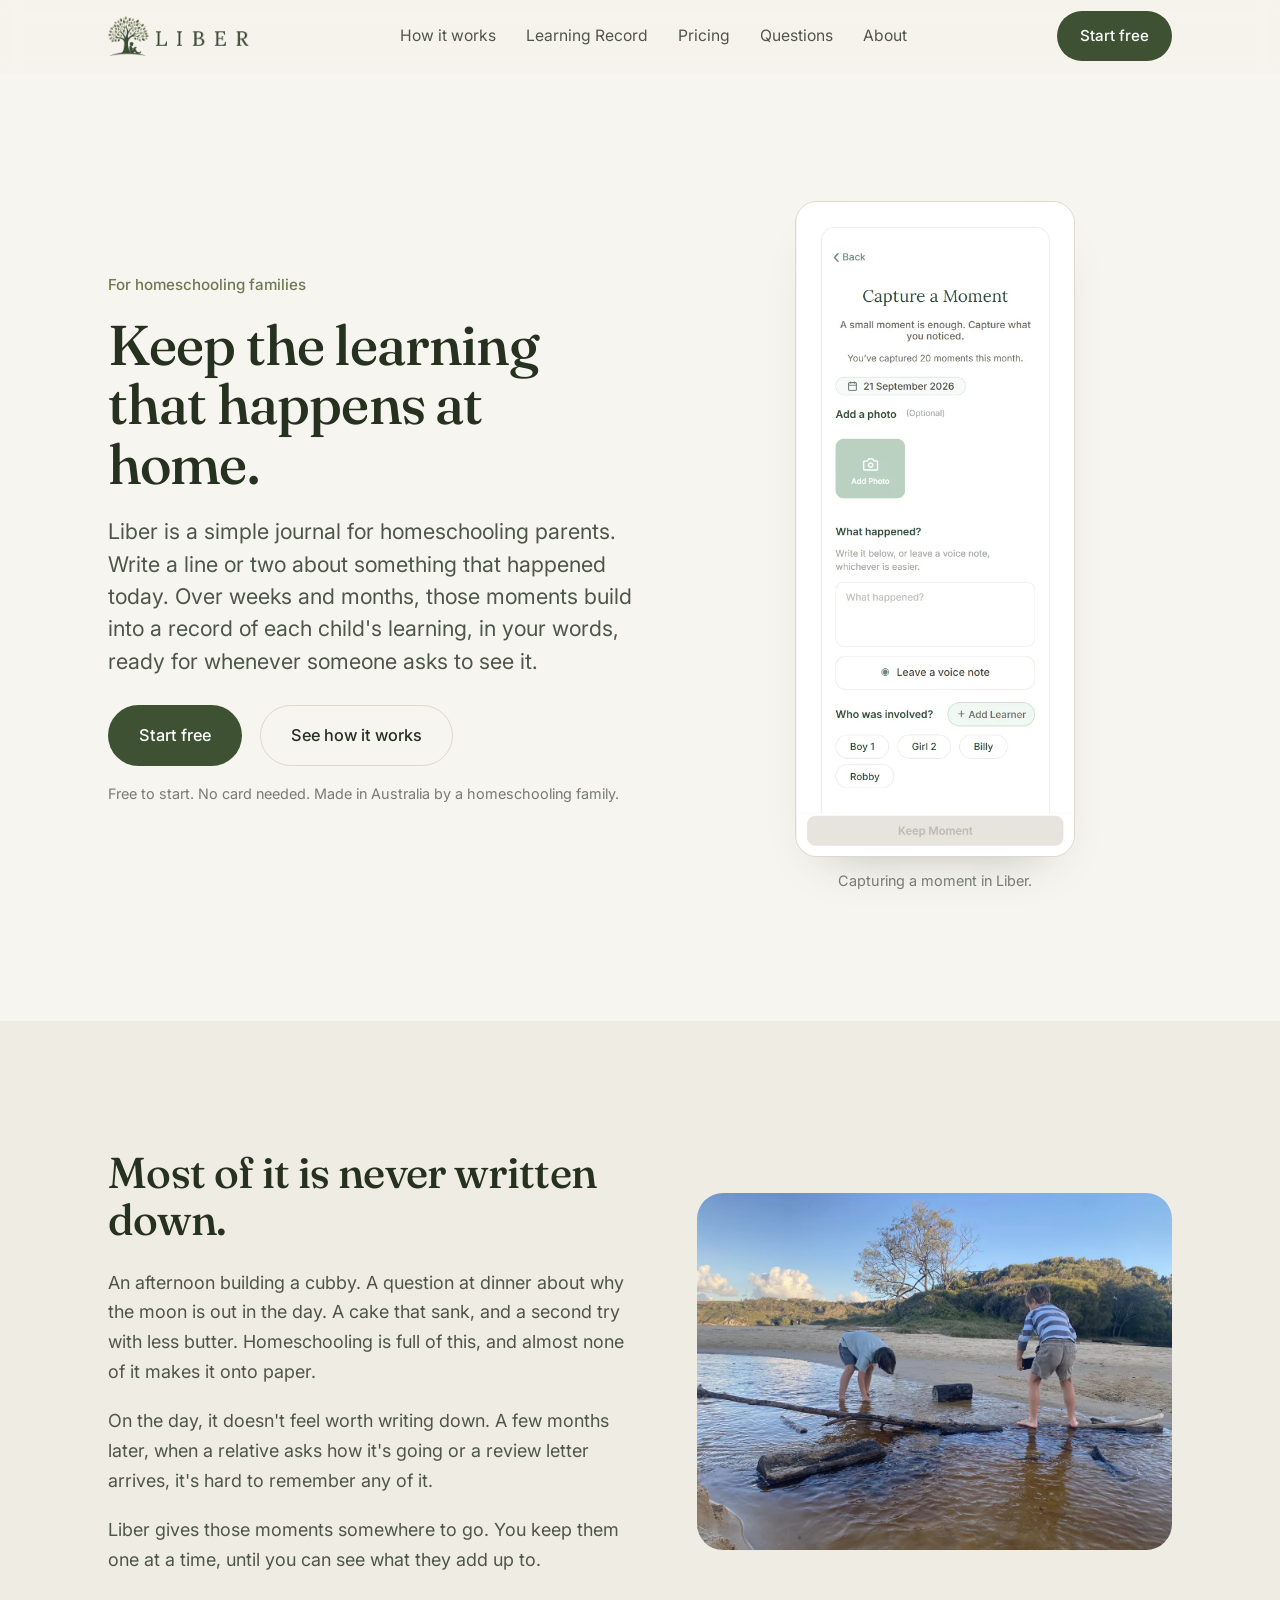
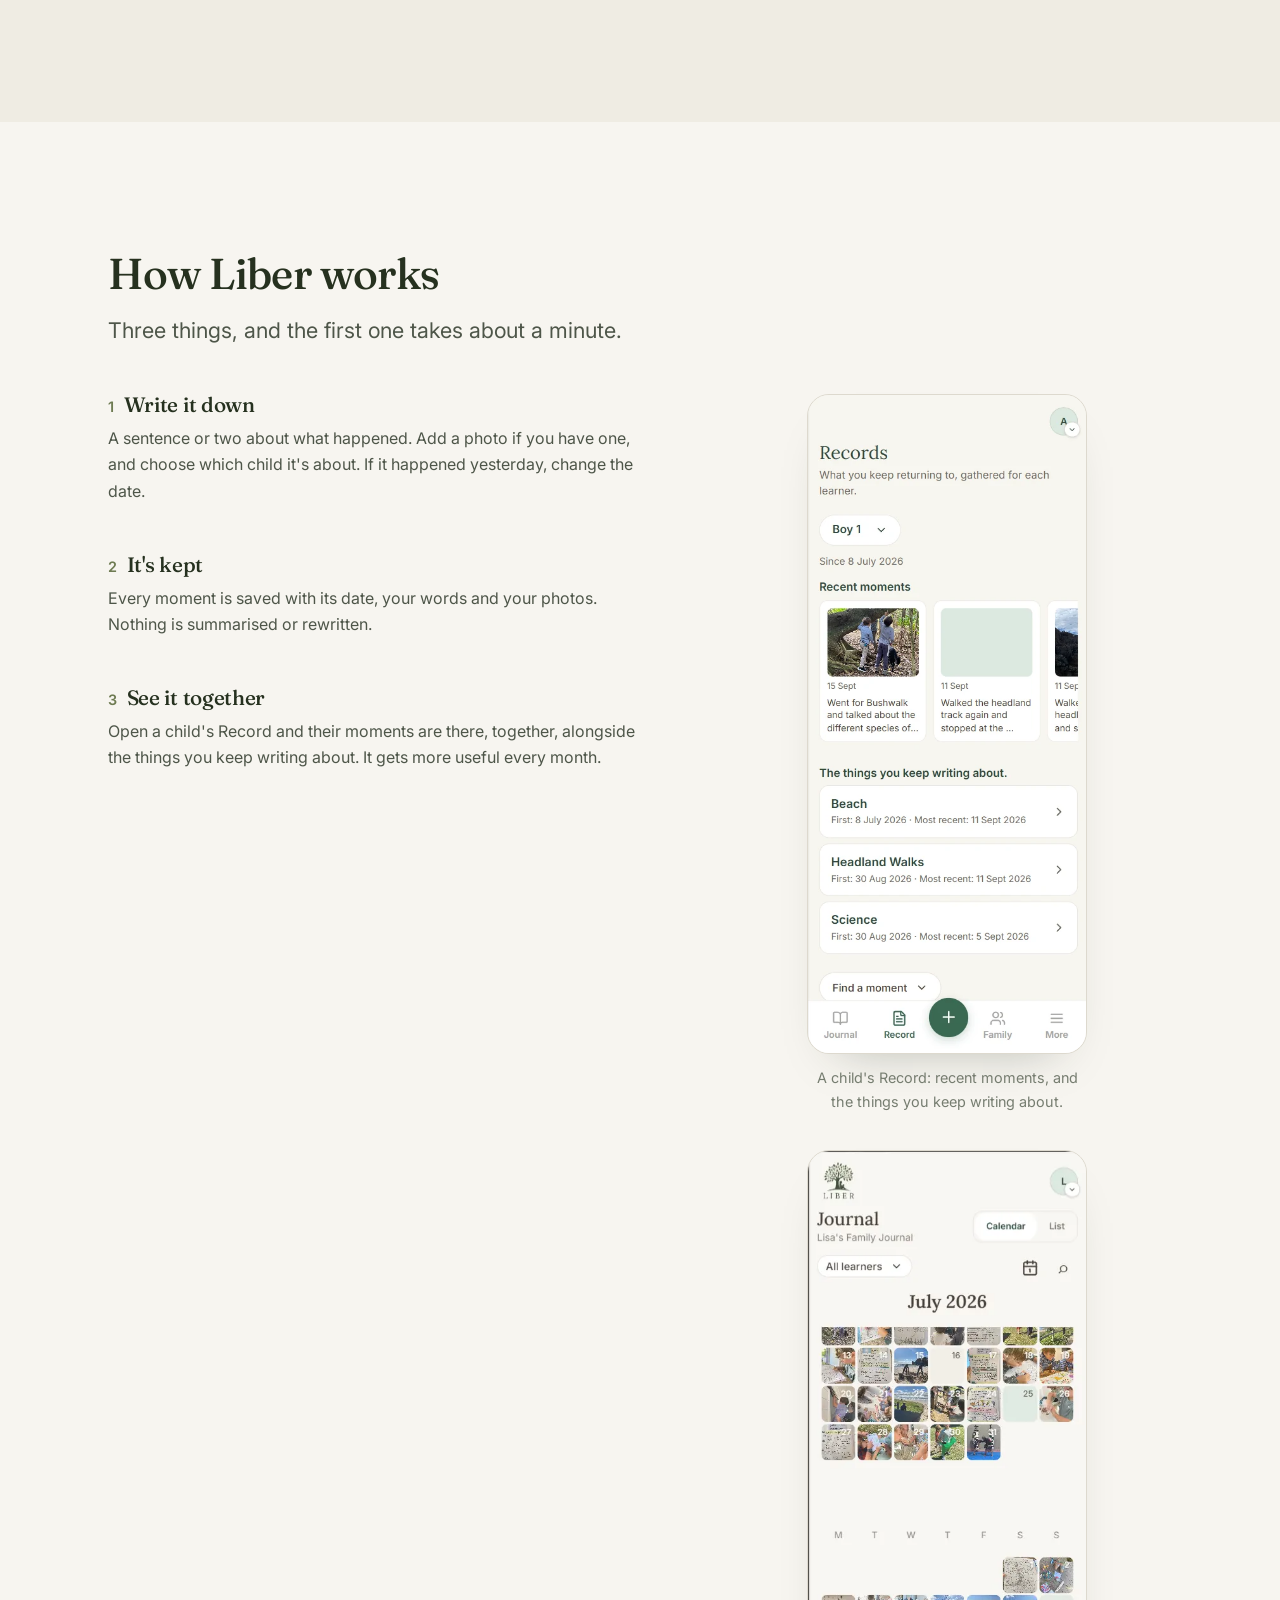
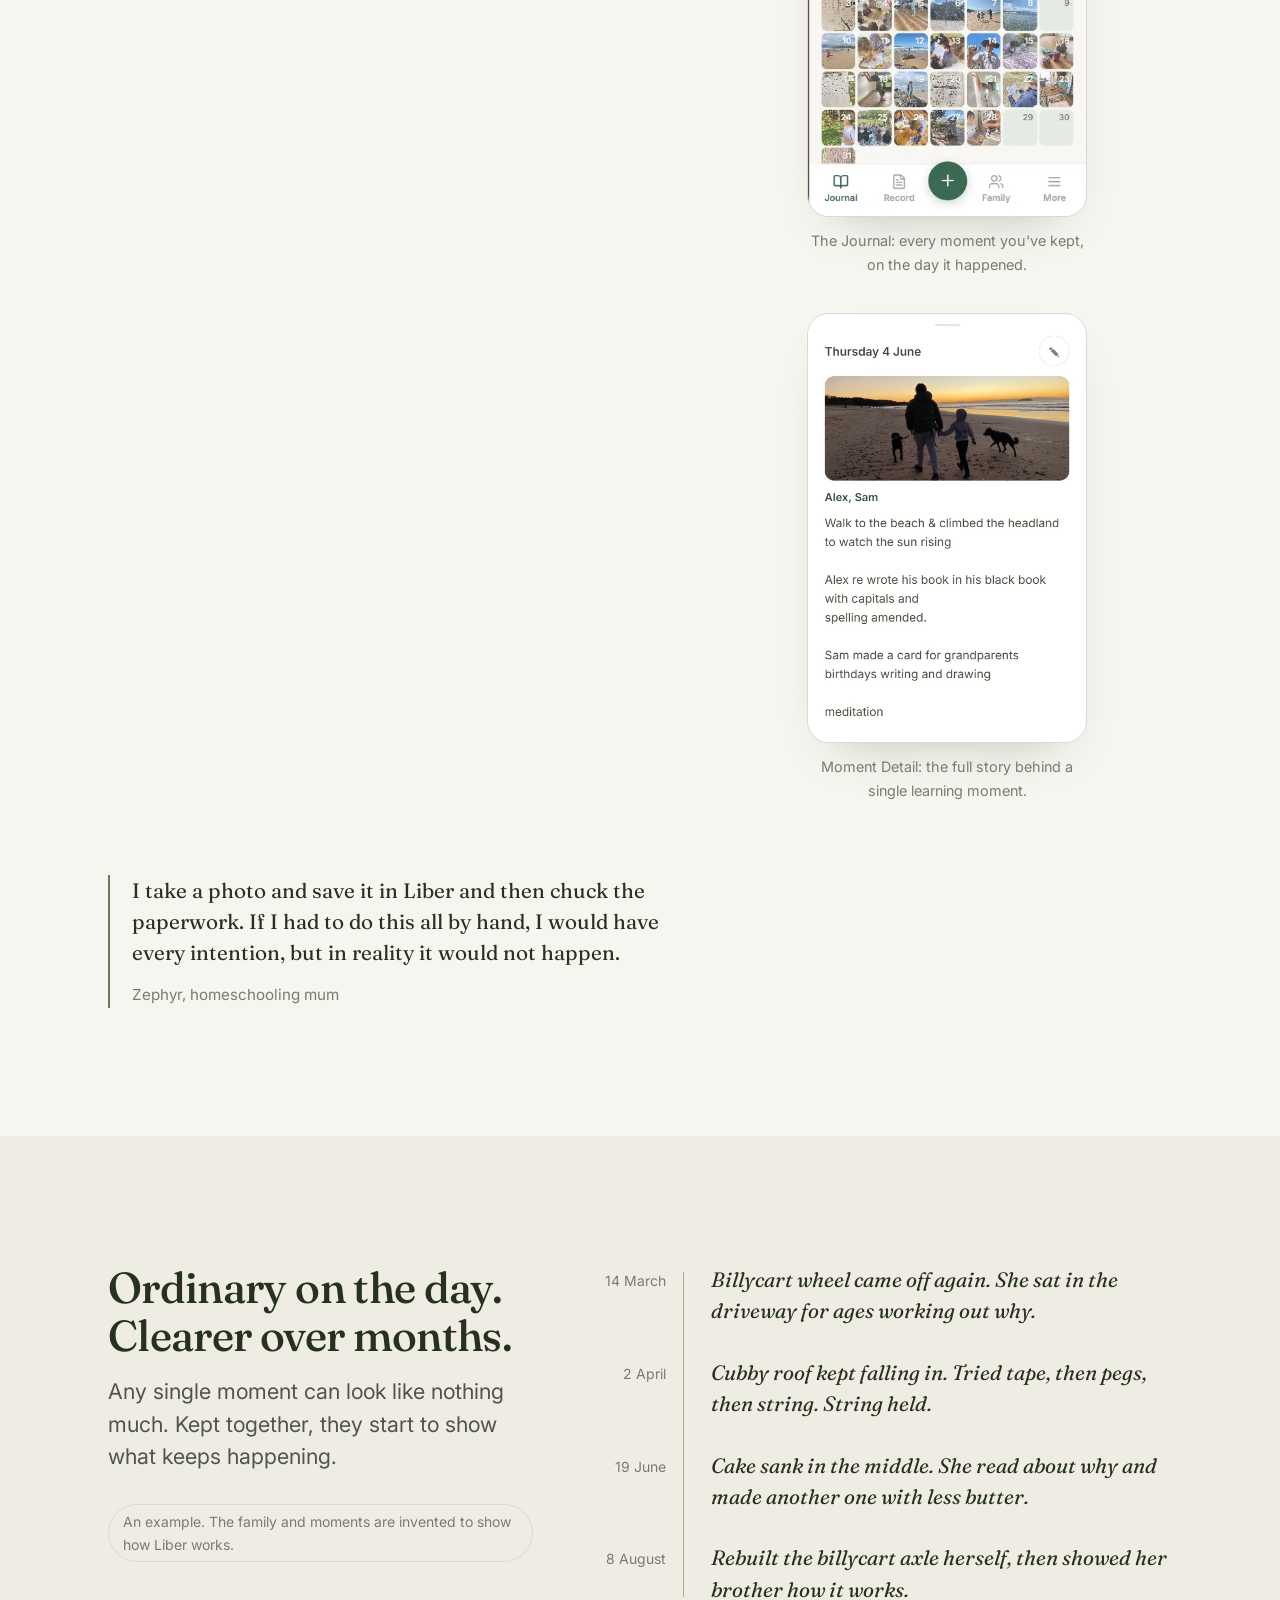
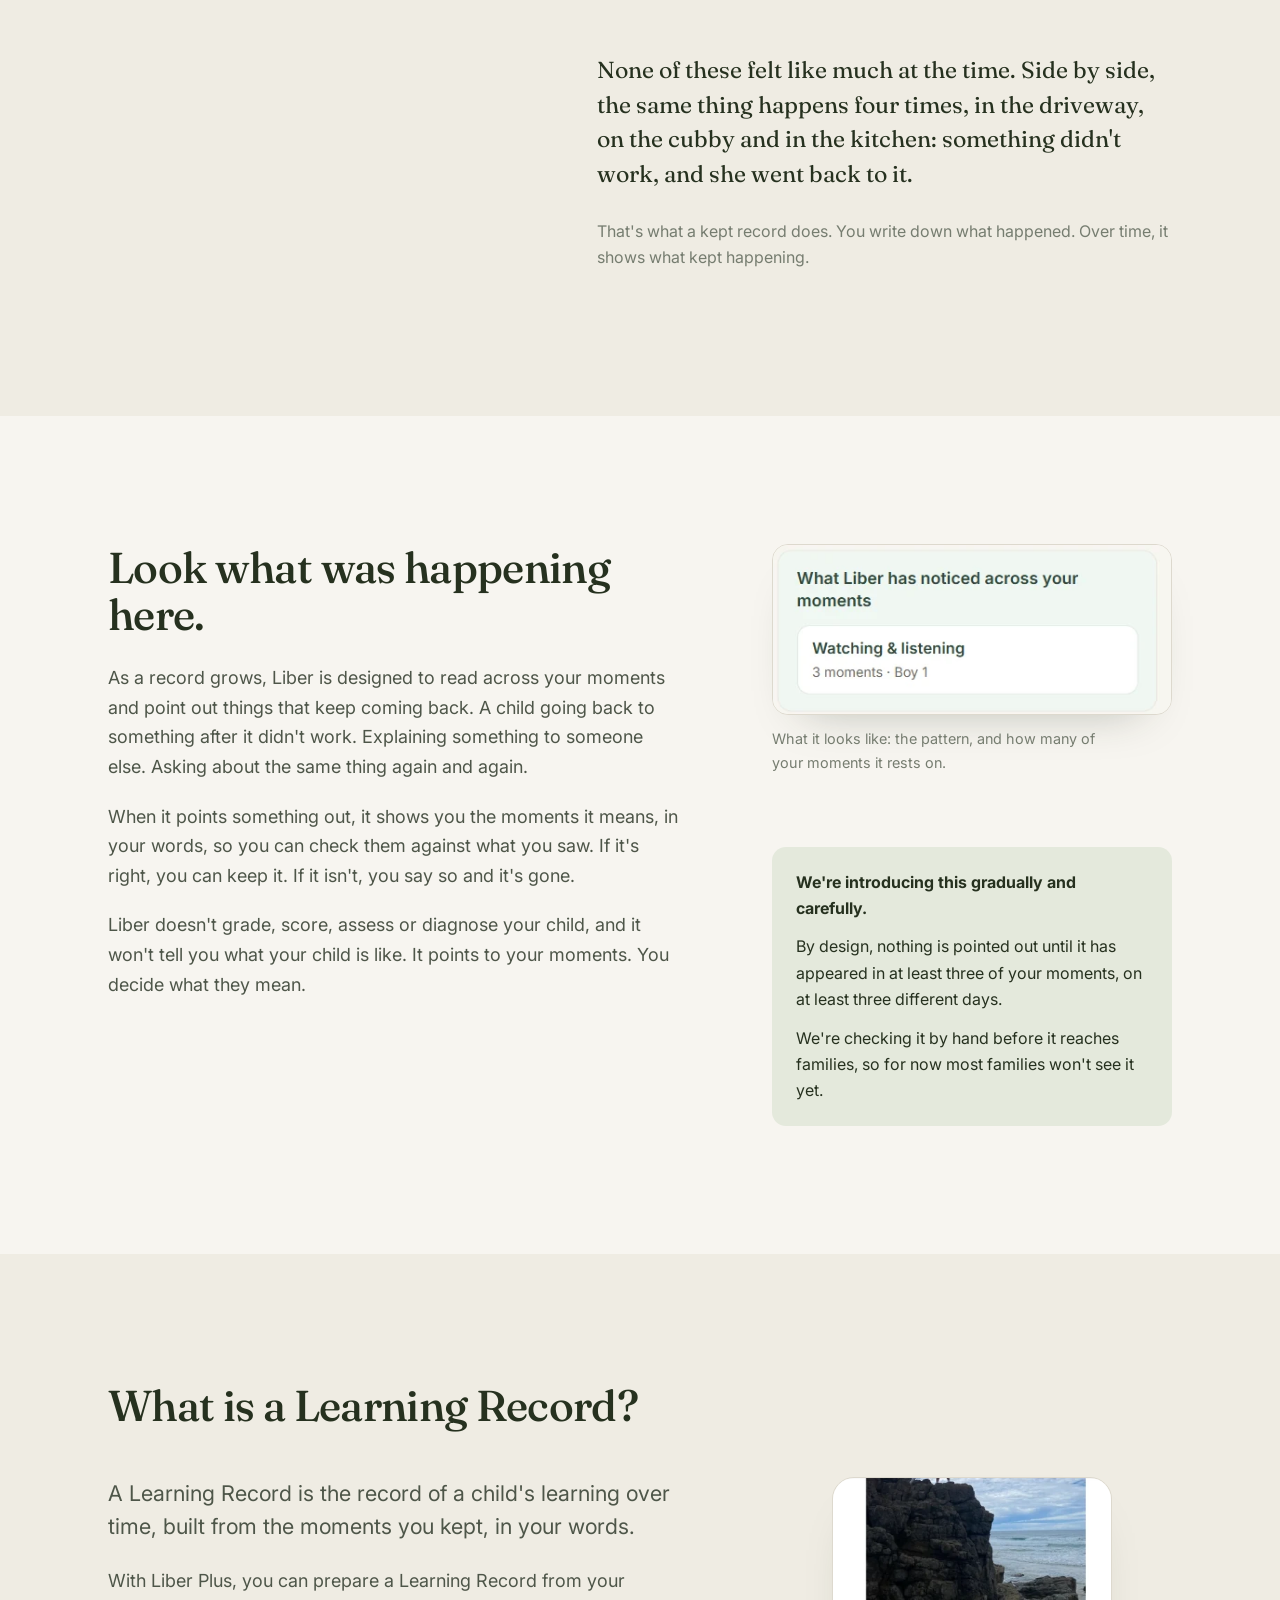
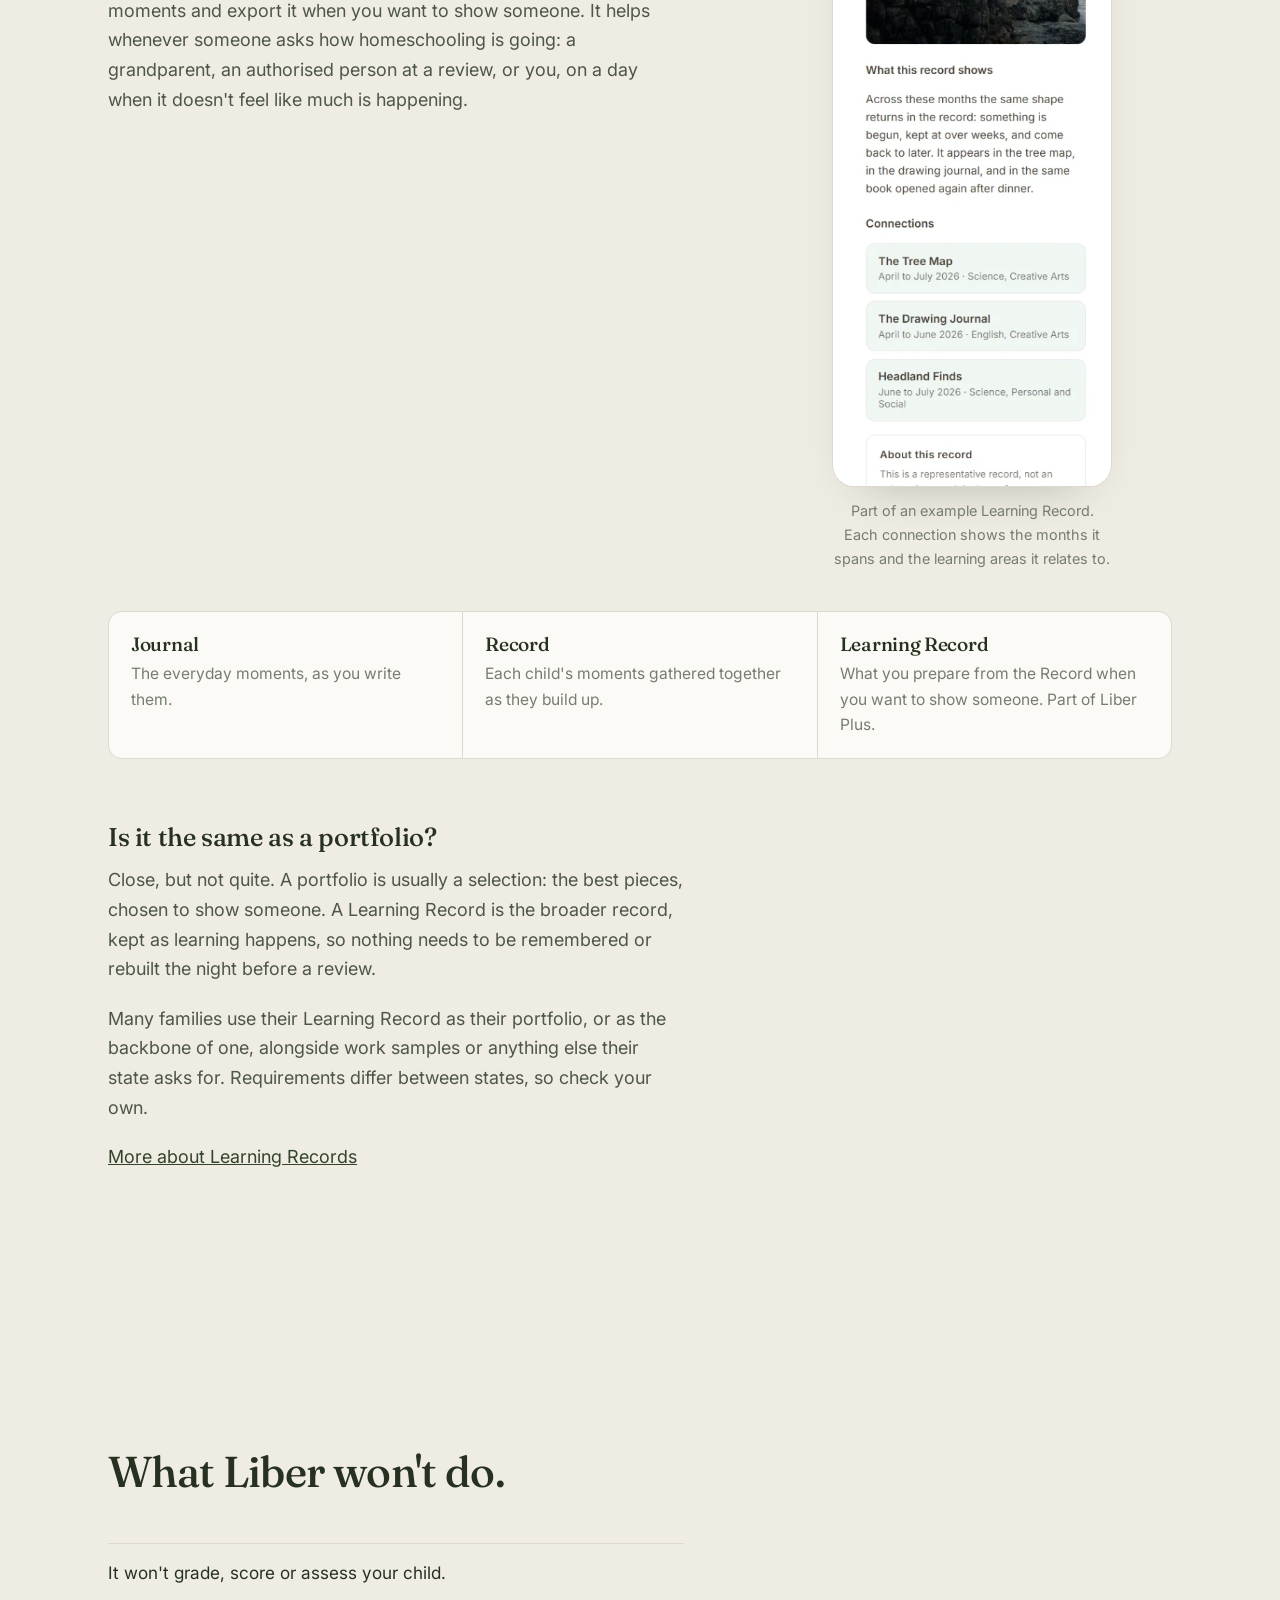
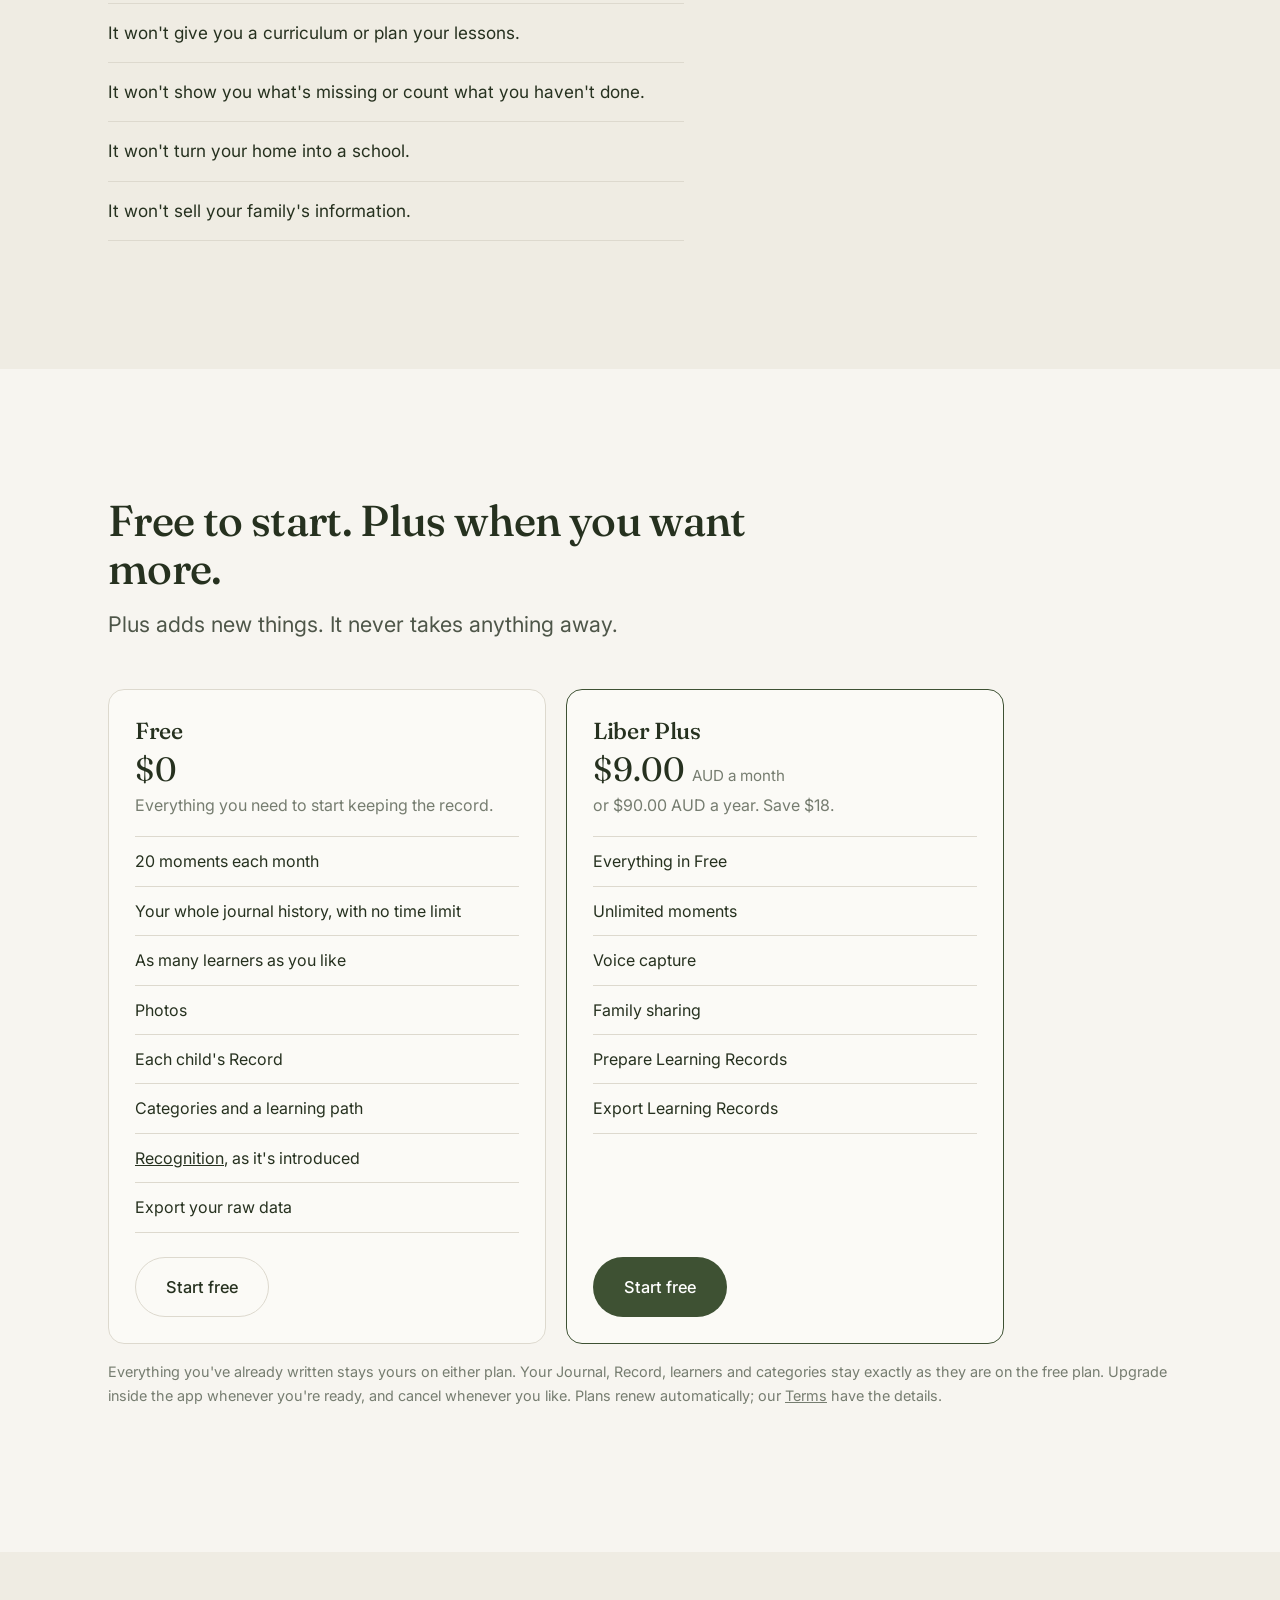
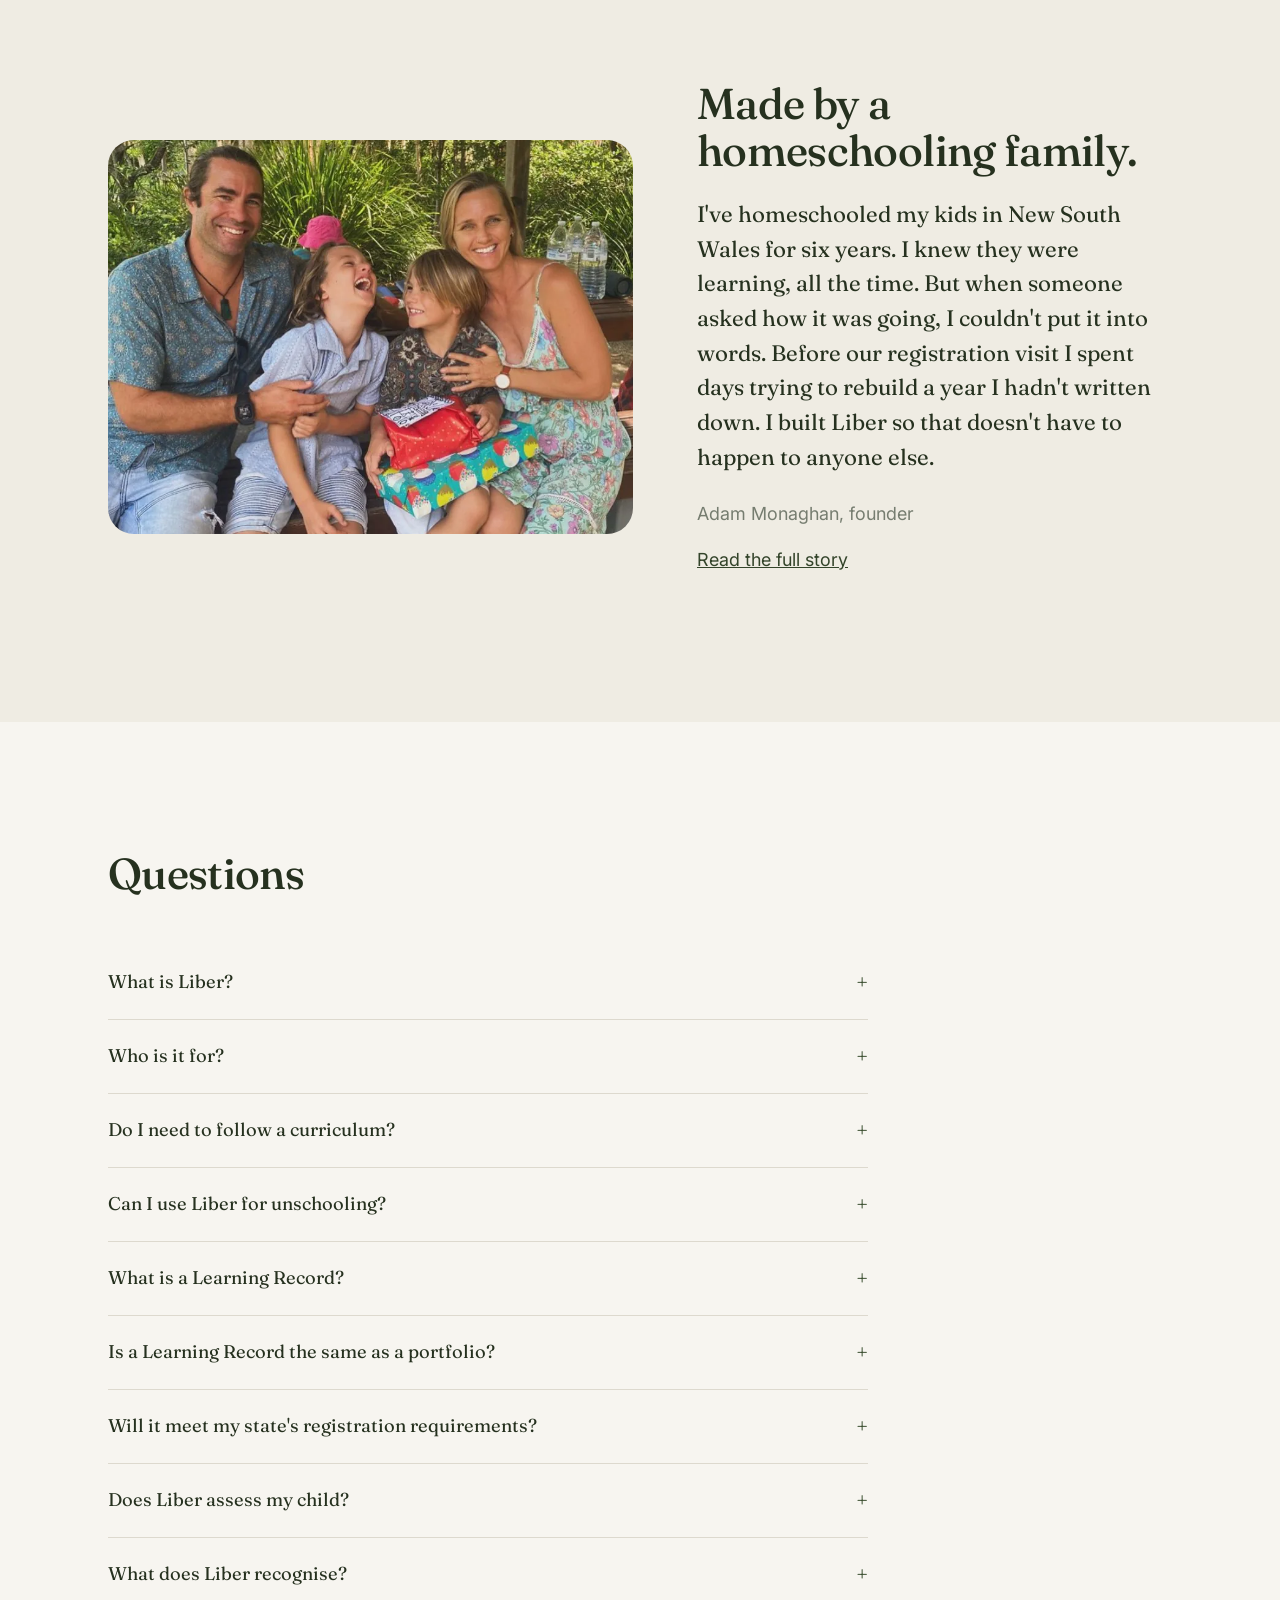
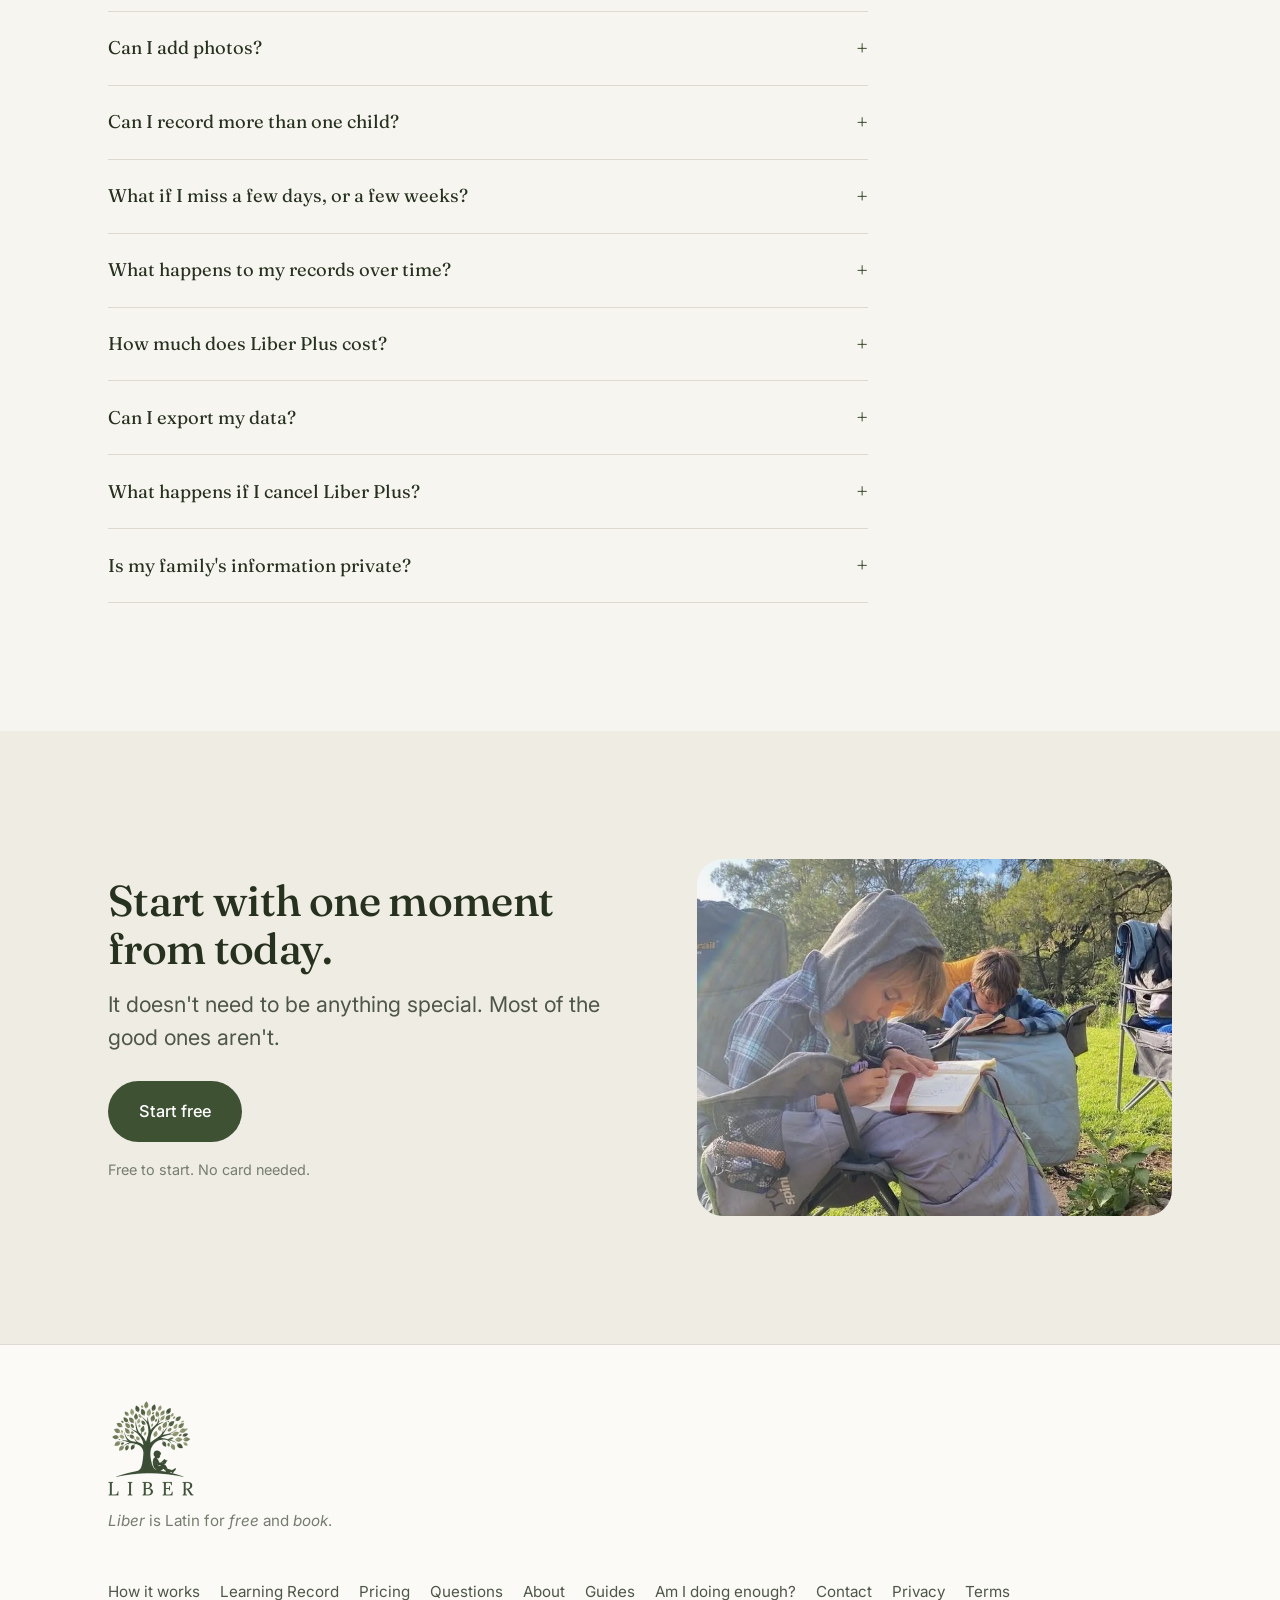
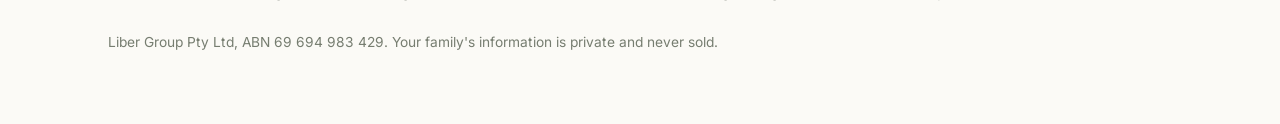
<file: index.html>
<!DOCTYPE html>
<html lang="en-AU">
<head>
<meta charset="UTF-8" />
<script>
    !function(t,e){var o,n,p,r;e.__SV||(window.posthog && window.posthog.__loaded)||(window.posthog=e,e._i=[],e.init=function(i,s,a){function g(t,e){var o=e.split(".");2==o.length&&(t=t[o[0]],e=o[1]),t[e]=function(){t.push([e].concat(Array.prototype.slice.call(arguments,0)))}}(p=t.createElement("script")).type="text/javascript",p.crossOrigin="anonymous",p.async=!0,p.src=s.api_host.replace(".i.posthog.com","-assets.i.posthog.com")+"/static/array.js",(r=t.getElementsByTagName("script")[0]).parentNode.insertBefore(p,r);var u=e;for(void 0!==a?u=e[a]=[]:a="posthog",u.people=u.people||[],u.toString=function(t){var e="posthog";return"posthog"!==a&&(e+="."+a),t||(e+=" (stub)"),e},u.people.toString=function(){return u.toString(1)+".people (stub)"},o="xi Si init Ni Bi pr qi Ui $i capture calculateEventProperties Zi register register_once register_for_session unregister unregister_for_session Yi getFeatureFlag getFeatureFlagPayload getFeatureFlagResult isFeatureEnabled reloadFeatureFlags updateFlags updateEarlyAccessFeatureEnrollment getEarlyAccessFeatures on onFeatureFlags onSurveysLoaded onSessionId getSurveys getActiveMatchingSurveys renderSurvey displaySurvey cancelPendingSurvey canRenderSurvey canRenderSurveyAsync Ki identify setPersonProperties unsetPersonProperties group resetGroups setPersonPropertiesForFlags resetPersonPropertiesForFlags setGroupPropertiesForFlags resetGroupPropertiesForFlags reset setIdentity clearIdentity get_distinct_id getGroups get_session_id get_session_replay_url alias set_config startSessionRecording stopSessionRecording sessionRecordingStarted captureException addExceptionStep captureLog startExceptionAutocapture stopExceptionAutocapture loadToolbar get_property getSessionProperty Qi Wi createPersonProfile setInternalOrTestUser Ji Fi tn opt_in_capturing opt_out_capturing has_opted_in_capturing has_opted_out_capturing get_explicit_consent_status is_capturing clear_opt_in_out_capturing zi debug mr it getPageViewId captureTraceFeedback captureTraceMetric Ri".split(" "),n=0;n<o.length;n++)g(u,o[n]);e._i.push([i,s,a])},e.__SV=1)}(document,window.posthog||[]);
    posthog.init('phc_2ThTXHl2KDJTQolhAJInrXvRKtKXohJTFI7QK8k49r2', {
        api_host: 'https://us.i.posthog.com',
        defaults: '2026-05-30',
        person_profiles: 'identified_only', // or 'always' to create profiles for anonymous users as well
    })
</script>
<meta name="viewport" content="width=device-width, initial-scale=1.0" />
<link rel="icon" href="/favicon.svg" type="image/svg+xml" />
<link rel="icon" href="/favicon.ico" sizes="any" />
<link rel="apple-touch-icon" href="/apple-touch-icon.png" />
<meta name="theme-color" content="#3E5133" />
<title>Liber: a learning record for homeschooling families</title>
<meta name="description" content="Liber is a simple journal for homeschooling parents. Write a line or two about what happened, and over months your moments build into a record of each child's learning, in your words." />
<link rel="canonical" href="https://liber.net.au/" />
<meta property="og:type" content="website" />
<meta property="og:title" content="Liber: keep the learning that happens at home" />
<meta property="og:description" content="A simple journal for homeschooling parents. Your moments build into a record of each child's learning, in your words." />
<meta property="og:url" content="https://liber.net.au/" />
<meta property="og:site_name" content="Liber" />
<meta property="og:image" content="https://liber.net.au/images/hero-journalling.jpg" />
<meta name="twitter:card" content="summary_large_image" />
<meta name="twitter:title" content="Liber: keep the learning that happens at home" />
<meta name="twitter:description" content="A simple journal for homeschooling parents. Your moments build into a record of each child's learning, in your words." />
<meta name="twitter:image" content="https://liber.net.au/images/hero-journalling.jpg" />
<script type="application/ld+json">
{
 "@context": "https://schema.org",
 "@graph": [
  {
   "@type": "Organization",
   "@id": "https://liber.net.au/#org",
   "name": "Liber",
   "url": "https://liber.net.au/",
   "logo": "https://liber.net.au/images/liber-lockup.png",
   "description": "Liber is a simple journal for homeschooling parents. Families keep everyday moments of learning, and over time those moments build into a record of each child's learning, in the parent's words.",
   "founder": {
    "@id": "https://liber.net.au/#adam"
   },
   "areaServed": [
    {
     "@type": "Country",
     "name": "Australia"
    },
    {
     "@type": "Country",
     "name": "New Zealand"
    }
   ],
   "sameAs": [
    "https://www.instagram.com/liberlearning/",
    "https://www.facebook.com/profile.php?id=61584045934594"
   ]
  },
  {
   "@type": "Person",
   "@id": "https://liber.net.au/#adam",
   "name": "Adam Monaghan",
   "jobTitle": "Founder",
   "worksFor": {
    "@id": "https://liber.net.au/#org"
   },
   "description": "Homeschooling parent, NSW, Australia; founder of Liber.",
   "knowsAbout": [
    "Homeschool registration (NSW)",
    "Home education record-keeping",
    "Unschooling"
   ],
   "sameAs": [
    "https://www.linkedin.com/in/adam-monaghan-69747554/"
   ]
  },
  {
   "@type": "SoftwareApplication",
   "@id": "https://liber.net.au/#app",
   "name": "Liber",
   "url": "https://liber.net.au/",
   "operatingSystem": "Web",
   "applicationCategory": "EducationalApplication",
   "publisher": {
    "@id": "https://liber.net.au/#org"
   },
   "description": "A journal for homeschooling parents. Write a line or two about what happened, add a photo if you like, and Liber keeps it, dated, for each child, so a record of each child's learning builds over time.",
   "audience": {
    "@type": "Audience",
    "audienceType": "Homeschooling parents; unschooling and interest-led families"
   },
   "offers": [
    {
     "@type": "Offer",
     "name": "Free",
     "price": "0",
     "priceCurrency": "AUD"
    },
    {
     "@type": "Offer",
     "name": "Liber Plus (monthly)",
     "price": "9.00",
     "priceCurrency": "AUD",
     "priceSpecification": {
      "@type": "UnitPriceSpecification",
      "price": "9.00",
      "priceCurrency": "AUD",
      "unitCode": "MON"
     }
    },
    {
     "@type": "Offer",
     "name": "Liber Plus (annual)",
     "price": "90.00",
     "priceCurrency": "AUD",
     "priceSpecification": {
      "@type": "UnitPriceSpecification",
      "price": "90.00",
      "priceCurrency": "AUD",
      "unitCode": "ANN"
     }
    }
   ]
  },
  {
   "@type": "FAQPage",
   "@id": "https://liber.net.au/#faq",
   "mainEntity": [
    {
     "@type": "Question",
     "name": "What is Liber?",
     "acceptedAnswer": {
      "@type": "Answer",
      "text": "A journal for homeschooling parents. You write a line or two about something that happened, add a photo if you like, and Liber keeps it, dated, for each child. Over time those moments build into a record you can look back on. With Liber Plus, you can prepare a Learning Record from it when someone asks to see it."
     }
    },
    {
     "@type": "Question",
     "name": "Who is it for?",
     "acceptedAnswer": {
      "@type": "Answer",
      "text": "Homeschooling families in Australia and New Zealand, especially relaxed, interest-led and unschooling families, and families whose children learn in ways that don't look like school. You don't need to follow any particular approach."
     }
    },
    {
     "@type": "Question",
     "name": "Do I need to follow a curriculum?",
     "acceptedAnswer": {
      "@type": "Answer",
      "text": "No. When you save your first moment, Liber asks whether you'd like to follow your state's learning areas or use your own categories. You can skip it. It only changes how your record is organised. Liber never tracks you against it."
     }
    },
    {
     "@type": "Question",
     "name": "Can I use Liber for unschooling?",
     "acceptedAnswer": {
      "@type": "Answer",
      "text": "Yes. It was built with unschooling and interest-led families in mind. You record what actually happened, not what you planned."
     }
    },
    {
     "@type": "Question",
     "name": "What is a Learning Record?",
     "acceptedAnswer": {
      "@type": "Answer",
      "text": "The record of a child's learning over time, built from the moments you kept, in your words. Preparing and exporting Learning Records is part of Liber Plus."
     }
    },
    {
     "@type": "Question",
     "name": "Is a Learning Record the same as a portfolio?",
     "acceptedAnswer": {
      "@type": "Answer",
      "text": "Close. A portfolio is usually a selection of the best pieces. A Learning Record is the broader record, kept as learning happens. Many families use it as their portfolio, or as the backbone of one, alongside work samples or anything else their state asks for."
     }
    },
    {
     "@type": "Question",
     "name": "Will it meet my state's registration requirements?",
     "acceptedAnswer": {
      "@type": "Answer",
      "text": "Requirements differ between states, so check your own. Liber gives you dated evidence of learning, kept as it happened. It doesn't write your learning plan for the next period, which some states ask for, and it can't guarantee an outcome."
     }
    },
    {
     "@type": "Question",
     "name": "Does Liber assess my child?",
     "acceptedAnswer": {
      "@type": "Answer",
      "text": "No. Liber doesn't grade, score, rank or diagnose, and it never compares children with each other or with a standard."
     }
    },
    {
     "@type": "Question",
     "name": "What does Liber recognise?",
     "acceptedAnswer": {
      "@type": "Answer",
      "text": "Liber is being designed to point out things that keep appearing in your moments, like a child going back to a problem after it didn't work. Nothing is pointed out until it appears in at least three moments on three different days, it always shows you the moments, and you decide whether it's right. It's included on both plans, and it's being introduced gradually, so most families won't see it yet."
     }
    },
    {
     "@type": "Question",
     "name": "Can I add photos?",
     "acceptedAnswer": {
      "@type": "Answer",
      "text": "Yes, to any moment. A photo is never required."
     }
    },
    {
     "@type": "Question",
     "name": "Can I record more than one child?",
     "acceptedAnswer": {
      "@type": "Answer",
      "text": "Yes. Add as many children as you like and choose who each moment is about. Each child has their own Record."
     }
    },
    {
     "@type": "Question",
     "name": "What if I miss a few days, or a few weeks?",
     "acceptedAnswer": {
      "@type": "Answer",
      "text": "Nothing happens. There are no streaks and nothing counts against you. Add moments from earlier days whenever you remember them."
     }
    },
    {
     "@type": "Question",
     "name": "What happens to my records over time?",
     "acceptedAnswer": {
      "@type": "Answer",
      "text": "They stay, dated and unchanged, for as long as your account is open, on either plan. Your whole journal history is kept with no time limit, and it gets more useful the longer you keep it."
     }
    },
    {
     "@type": "Question",
     "name": "How much does Liber Plus cost?",
     "acceptedAnswer": {
      "@type": "Answer",
      "text": "$9.00 AUD a month, or $90.00 AUD a year, which saves $18. The free plan includes 20 moments each month. Liber Plus adds unlimited moments, voice capture, family sharing, and preparing and exporting Learning Records."
     }
    },
    {
     "@type": "Question",
     "name": "Can I export my data?",
     "acceptedAnswer": {
      "@type": "Answer",
      "text": "Yes. On the free plan you can export your raw data. With Liber Plus you can also prepare and export Learning Records."
     }
    },
    {
     "@type": "Question",
     "name": "What happens if I cancel Liber Plus?",
     "acceptedAnswer": {
      "@type": "Answer",
      "text": "You can cancel whenever you like. Plans renew automatically until you do. Everything you've already written stays yours: your Journal, Record, learners and categories stay exactly as they are on the free plan. Plus adds new things; it never takes anything away."
     }
    },
    {
     "@type": "Question",
     "name": "Is my family's information private?",
     "acceptedAnswer": {
      "@type": "Answer",
      "text": "Yes. We never sell it. We use a small number of providers to run Liber, such as hosting, and our privacy policy explains how."
     }
    }
   ]
  }
 ]
}
</script>
<link rel="preconnect" href="https://fonts.googleapis.com" />
<link rel="preconnect" href="https://fonts.gstatic.com" crossorigin />
<link href="https://fonts.googleapis.com/css2?family=Fraunces:ital,opsz,wght@0,9..144,400;0,9..144,500;0,9..144,600;1,9..144,400&family=Inter:wght@400;450;500;600&display=swap" rel="stylesheet" />
<link rel="stylesheet" href="/assets/site.css" />
</head>
<body>

<header class="site" id="header">
  <div class="wrap nav">
    <a href="/" class="logo" aria-label="Liber home"><img src="/images/liber-logo-horizontal.png" alt="Liber" width="141" height="40" /></a>
    <nav class="nav-links" id="nav-links" aria-label="Main">
      <a href="/#how">How it works</a>
      <a href="/learning-record/">Learning Record</a>
      <a href="/#pricing">Pricing</a>
      <a href="/#questions">Questions</a>
      <a href="/about/">About</a>
      <a href="https://app.liber.net.au/signup/?utm_source=liber_site&amp;utm_medium=web&amp;utm_content=nav_menu" class="nav-menu-cta">Start free</a>
    </nav>
    <div class="nav-actions">
      <a href="https://app.liber.net.au/signup/?utm_source=liber_site&amp;utm_medium=web&amp;utm_content=nav" class="btn btn-primary nav-cta">Start free</a>
      <button class="nav-toggle" aria-label="Menu" aria-controls="nav-links" aria-expanded="false">Menu</button>
    </div>
  </div>
</header>

<main id="main">

<!-- 1 Hero -->
<section class="hero">
  <div class="wrap split">
    <div>
      <p class="eyebrow">For homeschooling families</p>
      <h1 class="display">Keep the learning that happens at home.</h1>
      <p class="lede" style="margin-top:22px;max-width:33rem">Liber is a simple journal for homeschooling parents. Write a line or two about something that happened today. Over weeks and months, those moments build into a record of each child's learning, in your words, ready for whenever someone asks to see it.</p>
      <div class="actions">
        <a class="btn btn-primary" href="https://app.liber.net.au/signup/?utm_source=liber_site&amp;utm_medium=web&amp;utm_content=hero_primary">Start free</a>
        <a class="btn btn-ghost" href="#how">See how it works</a>
      </div>
      <p class="fine">Free to start. No card needed. Made in Australia by a homeschooling family.</p>
    </div>
    <div>
      <figure class="app-shot app-phone">
        <img src="/images/app-capture.webp" width="443" height="1042" fetchpriority="high" alt="The Capture a Moment screen in Liber: the date, an optional photo, a box for what happened, and the children to choose from." />
        <figcaption>Capturing a moment in Liber.</figcaption>
      </figure>
    </div>
  </div>
</section>

<!-- 2 Why it exists -->
<section class="deep" aria-labelledby="why-h">
  <div class="wrap split">
    <div class="body-copy">
      <h2 class="h2" id="why-h" style="margin-bottom:24px">Most of it is never written down.</h2>
      <p>An afternoon building a cubby. A question at dinner about why the moon is out in the day. A cake that sank, and a second try with less butter. Homeschooling is full of this, and almost none of it makes it onto paper.</p>
      <p>On the day, it doesn't feel worth writing down. A few months later, when a relative asks how it's going or a review letter arrives, it's hard to remember any of it.</p>
      <p>Liber gives those moments somewhere to go. You keep them one at a time, until you can see what they add up to.</p>
    </div>
    <div>
      <div class="photo-frame" role="img" style="background-image:url('/images/creek-exploring.webp');" aria-label="Two children exploring the shallows of a creek"></div>
    </div>
  </div>
</section>

<!-- 3 How it works -->
<section id="how" aria-labelledby="how-h">
  <div class="wrap">
    <div class="head">
      <h2 class="h2" id="how-h">How Liber works</h2>
      <p class="lede">Three things, and the first one takes about a minute.</p>
    </div>
    <div class="split split-top how-split">
      <ol class="steps steps-text">
        <li class="step">
          <h3><span class="step-n">1</span> Write it down</h3>
          <p>A sentence or two about what happened. Add a photo if you have one, and choose which child it's about. If it happened yesterday, change the date.</p>
        </li>
        <li class="step">
          <h3><span class="step-n">2</span> It's kept</h3>
          <p>Every moment is saved with its date, your words and your photos. Nothing is summarised or rewritten.</p>
        </li>
        <li class="step">
          <h3><span class="step-n">3</span> See it together</h3>
          <p>Open a child's Record and their moments are there, together, alongside the things you keep writing about. It gets more useful every month.</p>
        </li>
      </ol>
      <div>
        <figure class="app-shot app-phone">
          <img src="/images/app-records.webp" width="439" height="1039" loading="lazy" alt="A child's Record in Liber: recent moments, and the things you keep writing about, such as Beach, Headland Walks and Science, each with when it first and most recently appeared." />
          <figcaption>A child's Record: recent moments, and the things you keep writing about.</figcaption>
        </figure>
        <figure class="app-shot app-phone" style="margin-top:36px">
          <img src="/images/app-journal.webp" width="406" height="972" loading="lazy" alt="The Journal in Liber shown as a calendar month, with a small photograph on each day a moment was kept." />
          <figcaption>The Journal: every moment you've kept, on the day it happened.</figcaption>
        </figure>
        <figure class="app-shot app-phone" style="margin-top:36px">
          <img src="/images/app-moment-detail.webp" width="500" height="771" loading="lazy" alt="A Moment Detail screen in Liber showing a photograph, fictional learners Alex and Sam, and the notes captured for that learning moment." />
          <figcaption>Moment Detail: the full story behind a single learning moment.</figcaption>
        </figure>
      </div>
    </div>
    <blockquote class="quote">
      <p>I take a photo and save it in Liber and then chuck the paperwork. If I had to do this all by hand, I would have every intention, but in reality it would not happen.</p>
      <cite>Zephyr, homeschooling mum</cite>
    </blockquote>
  </div>
</section>

<!-- 4 Over time -->
<section class="deep" id="over-time" aria-labelledby="time-h">
  <div class="wrap split split-top">
    <div class="head side-head">
      <h2 class="h2" id="time-h">Ordinary on the day. Clearer over months.</h2>
      <p class="lede">Any single moment can look like nothing much. Kept together, they start to show what keeps happening.</p>
      <p class="example-note">An example. The family and moments are invented to show how Liber works.</p>
    </div>
    <div>
      <ol class="timeline">
        <li><time datetime="2026-03-14">14 March</time><q>Billycart wheel came off again. She sat in the driveway for ages working out why.</q></li>
        <li><time datetime="2026-04-02">2 April</time><q>Cubby roof kept falling in. Tried tape, then pegs, then string. String held.</q></li>
        <li><time datetime="2026-06-19">19 June</time><q>Cake sank in the middle. She read about why and made another one with less butter.</q></li>
        <li><time datetime="2026-08-08">8 August</time><q>Rebuilt the billycart axle herself, then showed her brother how it works.</q></li>
      </ol>
      <div class="after">
        <p>None of these felt like much at the time. Side by side, the same thing happens four times, in the driveway, on the cubby and in the kitchen: something didn't work, and she went back to it.</p>
        <p class="fine" style="font-size:1rem">That's what a kept record does. You write down what happened. Over time, it shows what kept happening.</p>
      </div>
    </div>
  </div>
</section>

<!-- 5 Recognition -->
<section id="recognition" aria-labelledby="rec-h">
  <div class="wrap split split-top rec-split">
    <div class="body-copy">
      <h2 class="h2" id="rec-h" style="margin-bottom:24px">Look what was happening here.</h2>
      <p>As a record grows, Liber is designed to read across your moments and point out things that keep coming back. A child going back to something after it didn't work. Explaining something to someone else. Asking about the same thing again and again.</p>
      <p>When it points something out, it shows you the moments it means, in your words, so you can check them against what you saw. If it's right, you can keep it. If it isn't, you say so and it's gone.</p>
      <p>Liber doesn't grade, score, assess or diagnose your child, and it won't tell you what your child is like. It points to your moments. You decide what they mean.</p>
    </div>
    <div>
      <figure class="app-shot app-card">
        <img src="/images/app-noticed.webp" width="428" height="182" loading="lazy" alt="A card in Liber headed What Liber has noticed across your moments, showing Watching and listening, 3 moments, for one child." />
        <figcaption>What it looks like: the pattern, and how many of your moments it rests on.</figcaption>
      </figure>
    <div class="status">
      <p><strong>We're introducing this gradually and carefully.</strong></p>
      <p>By design, nothing is pointed out until it has appeared in at least three of your moments, on at least three different days.</p>
      <p>We're checking it by hand before it reaches families, so for now most families won't see it yet.</p>
    </div>
    </div>
  </div>
</section>

<!-- 6 Learning Record -->
<section class="deep" id="learning-record" aria-labelledby="lr-h">
  <div class="wrap">
    <div class="head">
      <h2 class="h2" id="lr-h">What is a Learning Record?</h2>
    </div>
    <div class="split split-top lr-split">
    <div class="body-copy">
      <p class="lede" style="max-width:38rem">A Learning Record is the record of a child's learning over time, built from the moments you kept, in your words.</p>
      <p>With Liber Plus, you can prepare a Learning Record from your moments and export it when you want to show someone. It helps whenever someone asks how homeschooling is going: a grandparent, an authorised person at a review, or you, on a day when it doesn't feel like much is happening.</p>
    </div>
      <figure class="app-shot app-phone">
        <img src="/images/app-learning-record-example.webp" width="400" height="875" loading="lazy" alt="Part of an example Learning Record: a short passage headed What this record shows, and Connections such as The Tree Map, The Drawing Journal and Headland Finds, each with its months and learning areas." />
        <figcaption>Part of an example Learning Record. Each connection shows the months it spans and the learning areas it relates to.</figcaption>
      </figure>
    </div>
    <div class="layers">
      <div class="layer"><h3>Journal</h3><p>The everyday moments, as you write them.</p></div>
      <div class="layer"><h3>Record</h3><p>Each child's moments gathered together as they build up.</p></div>
      <div class="layer"><h3>Learning Record</h3><p>What you prepare from the Record when you want to show someone. Part of Liber Plus.</p></div>
    </div>
    <div class="body-copy">
      <h3 class="subhead">Is it the same as a portfolio?</h3>
      <p>Close, but not quite. A portfolio is usually a selection: the best pieces, chosen to show someone. A Learning Record is the broader record, kept as learning happens, so nothing needs to be remembered or rebuilt the night before a review.</p>
      <p>Many families use their Learning Record as their portfolio, or as the backbone of one, alongside work samples or anything else their state asks for. Requirements differ between states, so check your own.</p>
      <p><a href="/learning-record/" style="color:var(--sage-deep)">More about Learning Records</a></p>
    </div>
  </div>
</section>

<!-- 8 What Liber won't do -->
<section class="deep" aria-labelledby="wont-h">
  <div class="wrap">
    <div class="head"><h2 class="h2" id="wont-h">What Liber won't do.</h2></div>
    <ul class="wont">
      <li>It won't grade, score or assess your child.</li>
      <li>It won't give you a curriculum or plan your lessons.</li>
      <li>It won't show you what's missing or count what you haven't done.</li>
      <li>It won't turn your home into a school.</li>
      <li>It won't sell your family's information.</li>
    </ul>
  </div>
</section>

<!-- 9 Pricing -->
<section id="pricing" aria-labelledby="price-h">
  <span id="plans" aria-hidden="true"></span>
  <div class="wrap">
    <div class="head">
      <h2 class="h2" id="price-h">Free to start. Plus when you want more.</h2>
      <p class="lede">Plus adds new things. It never takes anything away.</p>
    </div>
    <div class="plans">
      <div class="plan">
        <h3>Free</h3>
        <p class="price">$0</p>
        <p class="plan-lede">Everything you need to start keeping the record.</p>
        <ul>
          <li>20 moments each month</li>
          <li>Your whole journal history, with no time limit</li>
          <li>As many learners as you like</li>
          <li>Photos</li>
          <li>Each child's Record</li>
          <li>Categories and a learning path</li>
          <li><a href="#recognition" style="color:inherit">Recognition</a>, as it's introduced</li>
          <li>Export your raw data</li>
        </ul>
        <a class="btn btn-ghost" href="https://app.liber.net.au/signup/?utm_source=liber_site&amp;utm_medium=web&amp;utm_content=plans_free">Start free</a>
      </div>
      <div class="plan plan-plus">
        <h3>Liber Plus</h3>
        <p class="price">$9.00 <small>AUD a month</small></p>
        <p class="plan-lede">or $90.00 AUD a year. Save $18.</p>
        <ul>
          <li>Everything in Free</li>
          <li>Unlimited moments</li>
          <li>Voice capture</li>
          <li>Family sharing</li>
          <li>Prepare Learning Records</li>
          <li>Export Learning Records</li>
        </ul>
        <a class="btn btn-primary" href="https://app.liber.net.au/signup/?utm_source=liber_site&amp;utm_medium=web&amp;utm_content=plans_plus">Start free</a>
      </div>
    </div>
    <p class="fine">Everything you've already written stays yours on either plan. Your Journal, Record, learners and categories stay exactly as they are on the free plan. Upgrade inside the app whenever you're ready, and cancel whenever you like. Plans renew automatically; our <a href="/terms/" style="color:inherit">Terms</a> have the details.</p>
  </div>
</section>

<!-- 10 Founder -->
<section class="deep founder" aria-labelledby="founder-h">
  <span id="founder" aria-hidden="true"></span>
  <div class="wrap split">
    <div>
      <div class="photo-frame" role="img" style="background-image:url('/images/founder-family.webp');" aria-label="Adam Monaghan and his family together outdoors"></div>
    </div>
    <div>
      <h2 class="h2" id="founder-h" style="margin-bottom:22px">Made by a homeschooling family.</h2>
      <blockquote><p>I've homeschooled my kids in New South Wales for six years. I knew they were learning, all the time. But when someone asked how it was going, I couldn't put it into words. Before our registration visit I spent days trying to rebuild a year I hadn't written down. I built Liber so that doesn't have to happen to anyone else.</p></blockquote>
      <cite>Adam Monaghan, founder</cite>
      <p><a href="/about/" style="color:var(--sage-deep)">Read the full story</a></p>
    </div>
  </div>
</section>

<!-- 11 Questions -->
<section id="questions" aria-labelledby="faq-h">
  <div class="wrap">
    <div class="head"><h2 class="h2" id="faq-h">Questions</h2></div>
    <div class="faq-list" style="margin:0">
      <details><summary>What is Liber?</summary><p>A journal for homeschooling parents. You write a line or two about something that happened, add a photo if you like, and Liber keeps it, dated, for each child. Over time those moments build into a record you can look back on. With Liber Plus, you can prepare a Learning Record from it when someone asks to see it.</p></details>
      <details><summary>Who is it for?</summary><p>Homeschooling families in Australia and New Zealand, especially relaxed, interest-led and unschooling families, and families whose children learn in ways that don&#x27;t look like school. You don&#x27;t need to follow any particular approach.</p></details>
      <details><summary>Do I need to follow a curriculum?</summary><p>No. When you save your first moment, Liber asks whether you&#x27;d like to follow your state&#x27;s learning areas or use your own categories. You can skip it. It only changes how your record is organised. Liber never tracks you against it.</p></details>
      <details><summary>Can I use Liber for unschooling?</summary><p>Yes. It was built with unschooling and interest-led families in mind. You record what actually happened, not what you planned.</p></details>
      <details><summary>What is a Learning Record?</summary><p>The record of a child&#x27;s learning over time, built from the moments you kept, in your words. Preparing and exporting Learning Records is part of Liber Plus. <a href="/learning-record/">Read more</a>.</p></details>
      <details><summary>Is a Learning Record the same as a portfolio?</summary><p>Close. A portfolio is usually a selection of the best pieces. A Learning Record is the broader record, kept as learning happens. Many families use it as their portfolio, or as the backbone of one, alongside work samples or anything else their state asks for.</p></details>
      <details><summary>Will it meet my state&#x27;s registration requirements?</summary><p>Requirements differ between states, so check your own. Liber gives you dated evidence of learning, kept as it happened. It doesn&#x27;t write your learning plan for the next period, which some states ask for, and it can&#x27;t guarantee an outcome.</p></details>
      <details><summary>Does Liber assess my child?</summary><p>No. Liber doesn&#x27;t grade, score, rank or diagnose, and it never compares children with each other or with a standard.</p></details>
      <details><summary>What does Liber recognise?</summary><p>Liber is being designed to point out things that keep appearing in your moments, like a child going back to a problem after it didn&#x27;t work. Nothing is pointed out until it appears in at least three moments on three different days, it always shows you the moments, and you decide whether it&#x27;s right. It&#x27;s included on both plans, and it&#x27;s being introduced gradually, so most families won&#x27;t see it yet.</p></details>
      <details><summary>Can I add photos?</summary><p>Yes, to any moment. A photo is never required.</p></details>
      <details><summary>Can I record more than one child?</summary><p>Yes. Add as many children as you like and choose who each moment is about. Each child has their own Record.</p></details>
      <details><summary>What if I miss a few days, or a few weeks?</summary><p>Nothing happens. There are no streaks and nothing counts against you. Add moments from earlier days whenever you remember them.</p></details>
      <details><summary>What happens to my records over time?</summary><p>They stay, dated and unchanged, for as long as your account is open, on either plan. Your whole journal history is kept with no time limit, and it gets more useful the longer you keep it.</p></details>
      <details><summary>How much does Liber Plus cost?</summary><p>$9.00 AUD a month, or $90.00 AUD a year, which saves $18. The free plan includes 20 moments each month. Liber Plus adds unlimited moments, voice capture, family sharing, and preparing and exporting Learning Records. <a href="#pricing">Compare the plans</a>.</p></details>
      <details><summary>Can I export my data?</summary><p>Yes. On the free plan you can export your raw data. With Liber Plus you can also prepare and export Learning Records.</p></details>
      <details><summary>What happens if I cancel Liber Plus?</summary><p>You can cancel whenever you like. Plans renew automatically until you do. Everything you&#x27;ve already written stays yours: your Journal, Record, learners and categories stay exactly as they are on the free plan. Plus adds new things; it never takes anything away. <a href="/terms/">Read the Terms</a>.</p></details>
      <details><summary>Is my family&#x27;s information private?</summary><p>Yes. We never sell it. We use a small number of providers to run Liber, such as hosting, and our privacy policy explains how. <a href="/privacy/">Read the privacy policy</a>.</p></details>
    </div>
  </div>
</section>

<!-- 12 Start -->
<section class="deep" aria-labelledby="end-h">
  <div class="wrap split">
    <div>
      <h2 class="h2" id="end-h" style="margin-bottom:16px">Start with one moment from today.</h2>
      <p class="lede">It doesn't need to be anything special. Most of the good ones aren't.</p>
      <div class="actions"><a class="btn btn-primary" href="https://app.liber.net.au/signup/?utm_source=liber_site&amp;utm_medium=web&amp;utm_content=closing">Start free</a></div>
      <p class="fine">Free to start. No card needed.</p>
    </div>
    <div>
      <div class="photo-frame" role="img" style="background-image:url('/images/hero-journalling.webp');" aria-label="Two children drawing in their journals outdoors"></div>
    </div>
  </div>
</section>

</main>

<footer class="site">
  <div class="wrap">
    <div class="foot-grid">
      <div>
        <a href="/" class="logo logo-foot" aria-label="Liber home"><img src="/images/liber-lockup.png" alt="Liber" width="86" height="95" loading="lazy" /></a>
        <p class="meaning"><i>Liber</i> is Latin for <i>free</i> and <i>book</i>.</p>
      </div>
      <nav class="foot-links" aria-label="Footer">
        <a href="/#how">How it works</a>
        <a href="/learning-record/">Learning Record</a>
        <a href="/#pricing">Pricing</a>
        <a href="/#questions">Questions</a>
        <a href="/about/">About</a>
        <a href="/guides/">Guides</a>
        <a href="/am-i-doing-enough/">Am I doing enough?</a>
        <a href="mailto:support@liber.net.au">Contact</a>
        <a href="/privacy/">Privacy</a>
        <a href="/terms/">Terms</a>
      </nav>
    </div>
    <p class="foot-note">Liber Group Pty Ltd, ABN 69 694 983 429. Your family's information is private and never sold.</p>
  </div>
</footer>

<script src="/assets/site.js" defer></script>
</body>
</html>
</file>
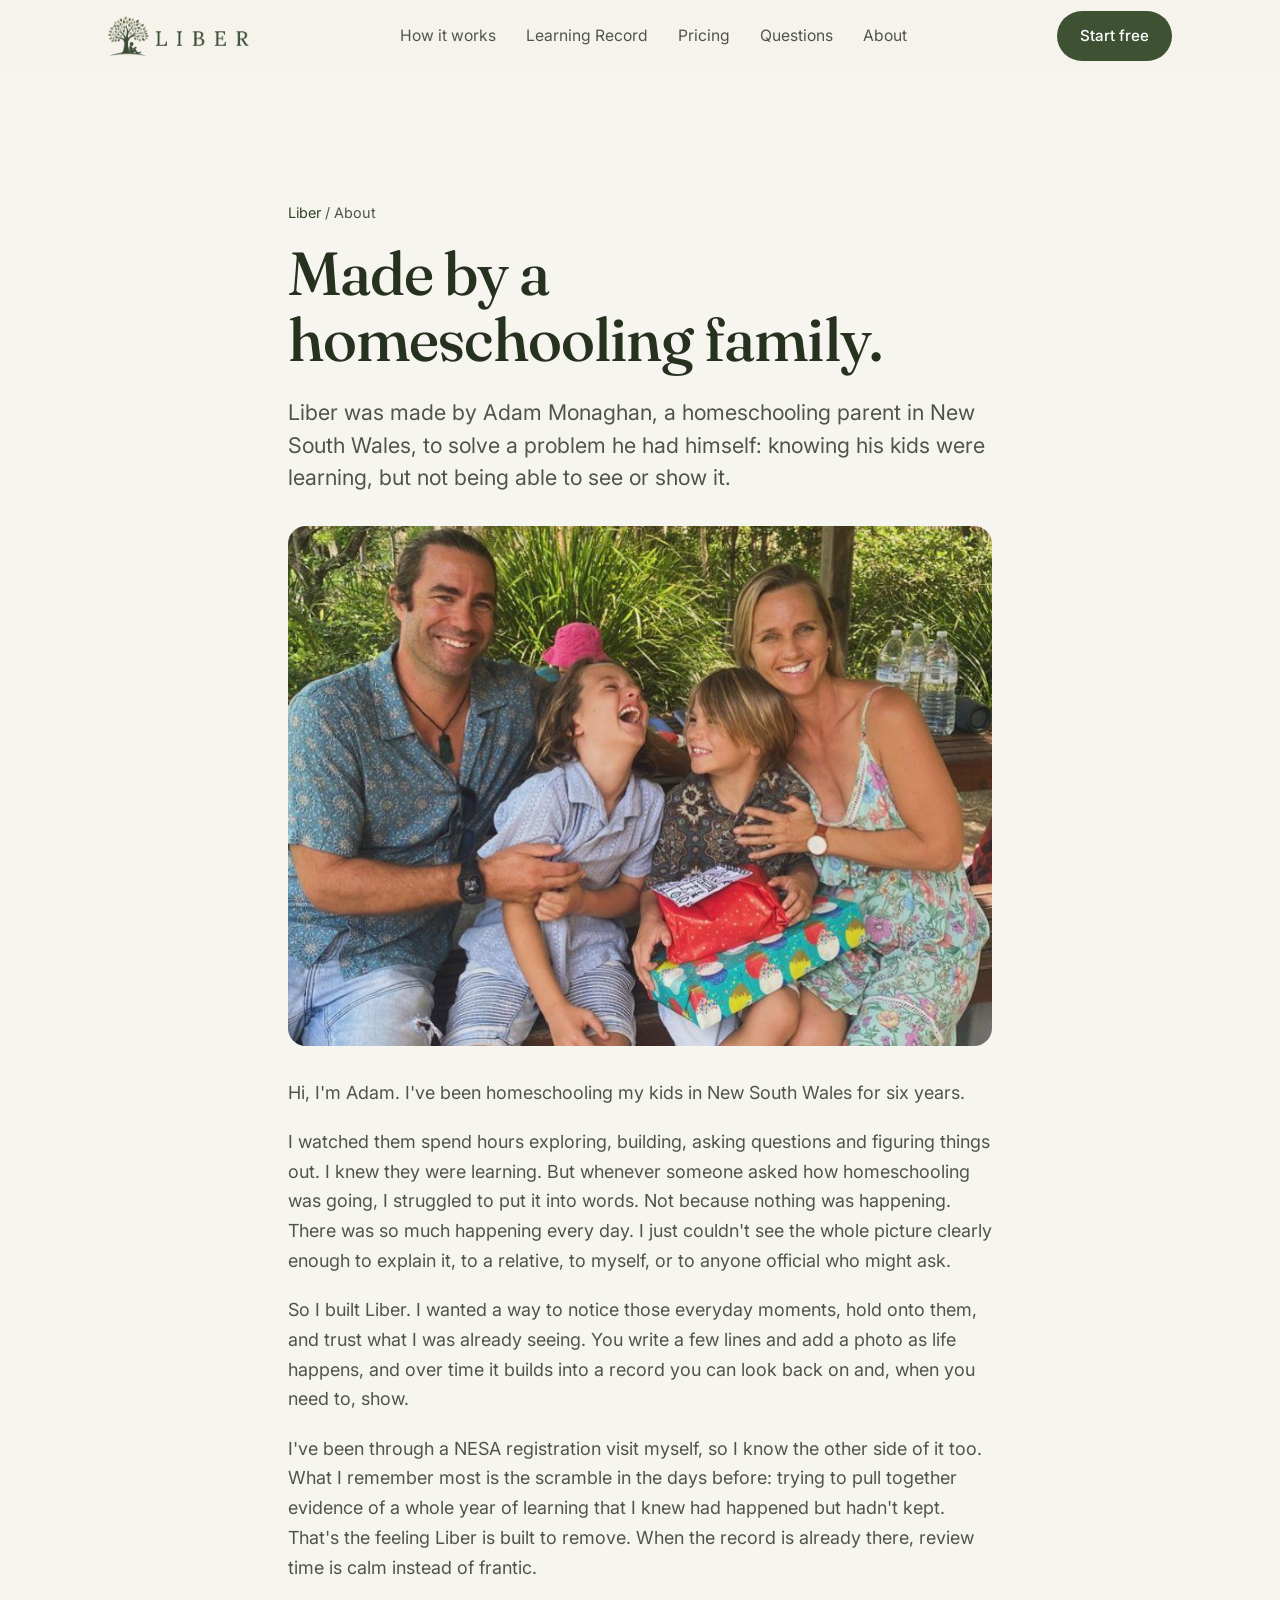
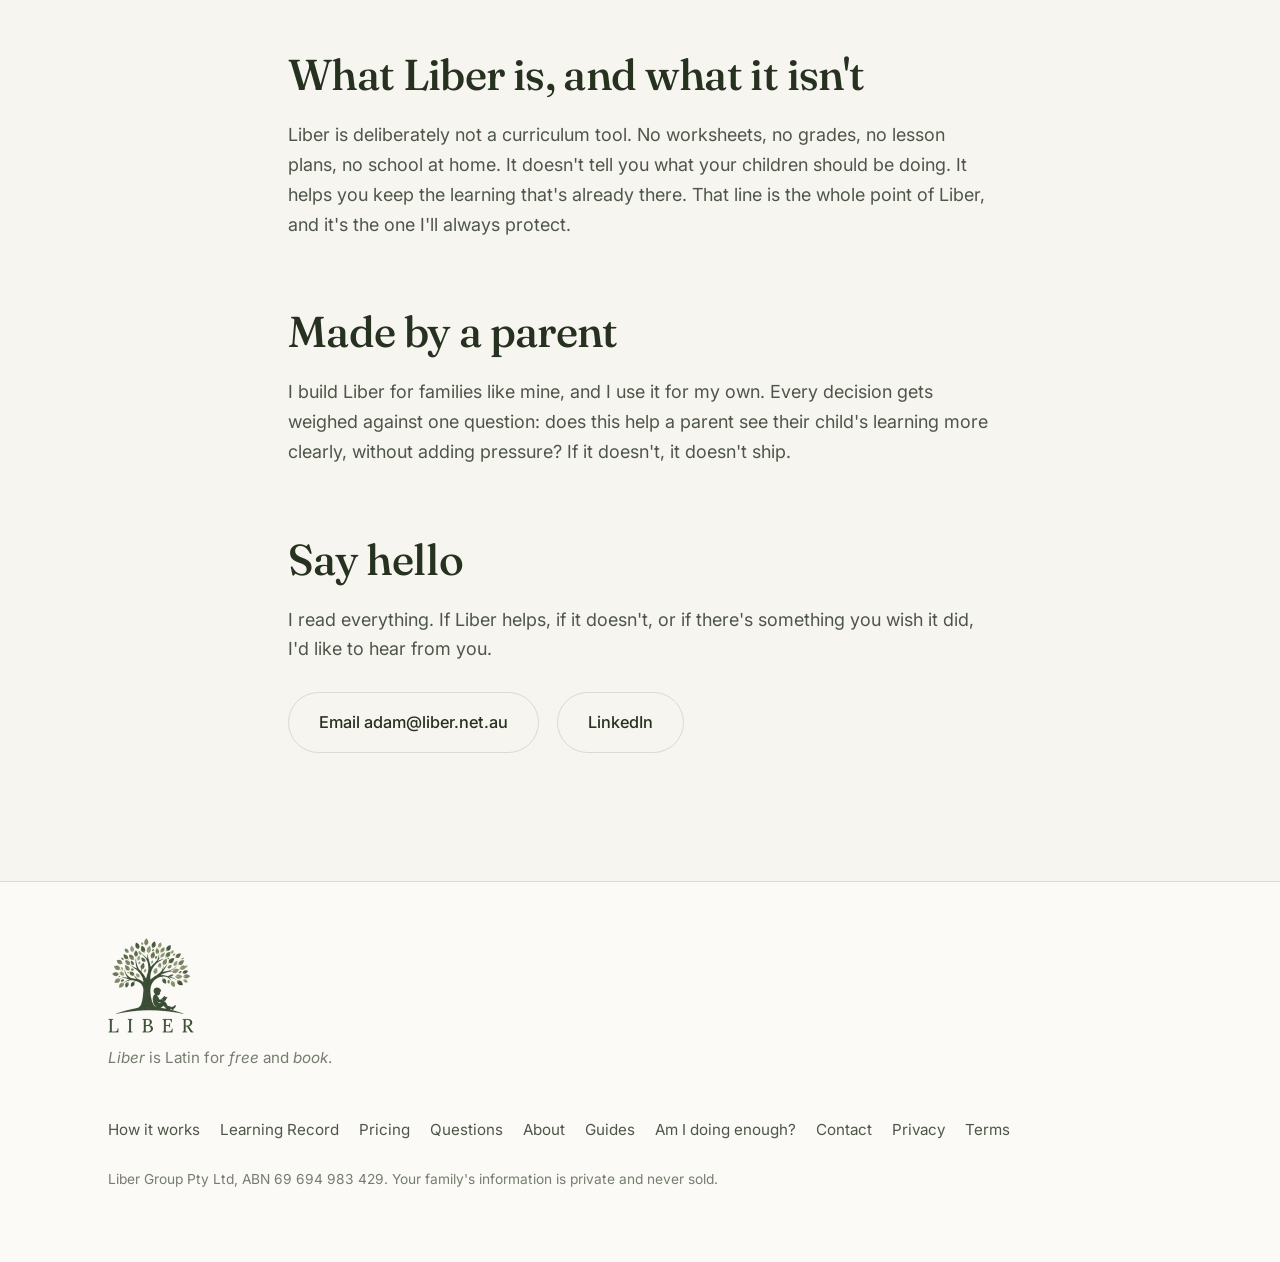
<file: about/index.html>
<!DOCTYPE html>
<html lang="en-AU">
<head>
<meta charset="UTF-8" />
<script>
    !function(t,e){var o,n,p,r;e.__SV||(window.posthog && window.posthog.__loaded)||(window.posthog=e,e._i=[],e.init=function(i,s,a){function g(t,e){var o=e.split(".");2==o.length&&(t=t[o[0]],e=o[1]),t[e]=function(){t.push([e].concat(Array.prototype.slice.call(arguments,0)))}}(p=t.createElement("script")).type="text/javascript",p.crossOrigin="anonymous",p.async=!0,p.src=s.api_host.replace(".i.posthog.com","-assets.i.posthog.com")+"/static/array.js",(r=t.getElementsByTagName("script")[0]).parentNode.insertBefore(p,r);var u=e;for(void 0!==a?u=e[a]=[]:a="posthog",u.people=u.people||[],u.toString=function(t){var e="posthog";return"posthog"!==a&&(e+="."+a),t||(e+=" (stub)"),e},u.people.toString=function(){return u.toString(1)+".people (stub)"},o="xi Si init Ni Bi pr qi Ui $i capture calculateEventProperties Zi register register_once register_for_session unregister unregister_for_session Yi getFeatureFlag getFeatureFlagPayload getFeatureFlagResult isFeatureEnabled reloadFeatureFlags updateFlags updateEarlyAccessFeatureEnrollment getEarlyAccessFeatures on onFeatureFlags onSurveysLoaded onSessionId getSurveys getActiveMatchingSurveys renderSurvey displaySurvey cancelPendingSurvey canRenderSurvey canRenderSurveyAsync Ki identify setPersonProperties unsetPersonProperties group resetGroups setPersonPropertiesForFlags resetPersonPropertiesForFlags setGroupPropertiesForFlags resetGroupPropertiesForFlags reset setIdentity clearIdentity get_distinct_id getGroups get_session_id get_session_replay_url alias set_config startSessionRecording stopSessionRecording sessionRecordingStarted captureException addExceptionStep captureLog startExceptionAutocapture stopExceptionAutocapture loadToolbar get_property getSessionProperty Qi Wi createPersonProfile setInternalOrTestUser Ji Fi tn opt_in_capturing opt_out_capturing has_opted_in_capturing has_opted_out_capturing get_explicit_consent_status is_capturing clear_opt_in_out_capturing zi debug mr it getPageViewId captureTraceFeedback captureTraceMetric Ri".split(" "),n=0;n<o.length;n++)g(u,o[n]);e._i.push([i,s,a])},e.__SV=1)}(document,window.posthog||[]);
    posthog.init('phc_2ThTXHl2KDJTQolhAJInrXvRKtKXohJTFI7QK8k49r2', {
        api_host: 'https://us.i.posthog.com',
        defaults: '2026-05-30',
        person_profiles: 'identified_only', // or 'always' to create profiles for anonymous users as well
    })
</script>
<meta name="viewport" content="width=device-width, initial-scale=1.0" />
<link rel="icon" href="/favicon.svg" type="image/svg+xml" />
<link rel="icon" href="/favicon.ico" sizes="any" />
<link rel="apple-touch-icon" href="/apple-touch-icon.png" />
<meta name="theme-color" content="#3E5133" />
<title>About Liber | Made by a homeschooling family</title>
<meta name="description" content="Liber was built by Adam Monaghan, a homeschooling parent of six years in NSW, to keep the everyday learning that otherwise goes unrecorded." />
<link rel="canonical" href="https://liber.net.au/about/" />
<meta property="og:type" content="article" />
<meta property="og:title" content="About Liber" />
<meta property="og:description" content="Liber was built by Adam Monaghan, a homeschooling parent of six years in NSW, to keep the everyday learning that otherwise goes unrecorded." />
<meta property="og:url" content="https://liber.net.au/about/" />
<meta property="og:image" content="https://liber.net.au/images/founder-family.jpg" />
<script type="application/ld+json">
{
 "@context": "https://schema.org",
 "@graph": [
  {
   "@type": "BreadcrumbList",
   "itemListElement": [
    {
     "@type": "ListItem",
     "position": 1,
     "name": "Liber",
     "item": "https://liber.net.au/"
    },
    {
     "@type": "ListItem",
     "position": 2,
     "name": "About",
     "item": "https://liber.net.au/about/"
    }
   ]
  },
  {
   "@type": "AboutPage",
   "@id": "https://liber.net.au/about/#page",
   "url": "https://liber.net.au/about/",
   "name": "About Liber",
   "mainEntity": {
    "@id": "https://liber.net.au/#adam"
   },
   "isPartOf": {
    "@id": "https://liber.net.au/#org"
   }
  },
  {
   "@type": "Person",
   "@id": "https://liber.net.au/#adam",
   "name": "Adam Monaghan",
   "jobTitle": "Founder",
   "worksFor": {
    "@id": "https://liber.net.au/#org"
   },
   "description": "Homeschooling parent of six years in NSW, Australia; founder of Liber.",
   "knowsAbout": [
    "Homeschool registration (NSW)",
    "Home education record-keeping",
    "Unschooling"
   ],
   "sameAs": [
    "https://www.linkedin.com/in/adam-monaghan-69747554/"
   ]
  },
  {
   "@type": "Organization",
   "@id": "https://liber.net.au/#org",
   "name": "Liber",
   "url": "https://liber.net.au/"
  }
 ]
}
</script>
<link rel="preconnect" href="https://fonts.googleapis.com" />
<link rel="preconnect" href="https://fonts.gstatic.com" crossorigin />
<link href="https://fonts.googleapis.com/css2?family=Fraunces:ital,opsz,wght@0,9..144,400;0,9..144,500;0,9..144,600;1,9..144,400&family=Inter:wght@400;450;500;600&display=swap" rel="stylesheet" />
<link rel="stylesheet" href="/assets/site.css" />
</head>
<body>

<header class="site" id="header">
  <div class="wrap nav">
    <a href="/" class="logo" aria-label="Liber home"><img src="/images/liber-logo-horizontal.png" alt="Liber" width="141" height="40" /></a>
    <nav class="nav-links" id="nav-links" aria-label="Main">
      <a href="/#how">How it works</a>
      <a href="/learning-record/">Learning Record</a>
      <a href="/#pricing">Pricing</a>
      <a href="/#questions">Questions</a>
      <a href="/about/">About</a>
      <a href="https://app.liber.net.au/signup/?utm_source=liber_site&amp;utm_medium=web&amp;utm_content=nav_menu" class="nav-menu-cta">Start free</a>
    </nav>
    <div class="nav-actions">
      <a href="https://app.liber.net.au/signup/?utm_source=liber_site&amp;utm_medium=web&amp;utm_content=nav" class="btn btn-primary nav-cta">Start free</a>
      <button class="nav-toggle" aria-label="Menu" aria-controls="nav-links" aria-expanded="false">Menu</button>
    </div>
  </div>
</header>

<main id="main">
<section>
  <div class="wrap narrow prose">
    <p class="crumb"><a href="/">Liber</a> / About</p>
    <h1 class="display">Made by a homeschooling family.</h1>
    <p class="lede" style="margin-top:22px">Liber was made by Adam Monaghan, a homeschooling parent in New South Wales, to solve a problem he had himself: knowing his kids were learning, but not being able to see or show it.</p>
    <img src="/images/founder-family.jpg" alt="Adam Monaghan and his family together outdoors, laughing" width="857" height="860" style="border-radius:18px;margin:32px 0;max-height:520px;width:100%;object-fit:cover" />
    <p>Hi, I'm Adam. I've been homeschooling my kids in New South Wales for six years.</p>
    <p>I watched them spend hours exploring, building, asking questions and figuring things out. I knew they were learning. But whenever someone asked how homeschooling was going, I struggled to put it into words. Not because nothing was happening. There was so much happening every day. I just couldn't see the whole picture clearly enough to explain it, to a relative, to myself, or to anyone official who might ask.</p>
    <p>So I built Liber. I wanted a way to notice those everyday moments, hold onto them, and trust what I was already seeing. You write a few lines and add a photo as life happens, and over time it builds into a record you can look back on and, when you need to, show.</p>
    <p>I've been through a NESA registration visit myself, so I know the other side of it too. What I remember most is the scramble in the days before: trying to pull together evidence of a whole year of learning that I knew had happened but hadn't kept. That's the feeling Liber is built to remove. When the record is already there, review time is calm instead of frantic.</p>
    <h2 class="h2">What Liber is, and what it isn't</h2>
    <p>Liber is deliberately not a curriculum tool. No worksheets, no grades, no lesson plans, no school at home. It doesn't tell you what your children should be doing. It helps you keep the learning that's already there. That line is the whole point of Liber, and it's the one I'll always protect.</p>
    <h2 class="h2">Made by a parent</h2>
    <p>I build Liber for families like mine, and I use it for my own. Every decision gets weighed against one question: does this help a parent see their child's learning more clearly, without adding pressure? If it doesn't, it doesn't ship.</p>
    <h2 class="h2">Say hello</h2>
    <p>I read everything. If Liber helps, if it doesn't, or if there's something you wish it did, I'd like to hear from you.</p>
    <div class="actions">
      <a class="btn btn-ghost" href="mailto:adam@liber.net.au">Email adam@liber.net.au</a>
      <a class="btn btn-ghost" href="https://www.linkedin.com/in/adam-monaghan-69747554/">LinkedIn</a>
    </div>
  </div>
</section>
</main>

<footer class="site">
  <div class="wrap">
    <div class="foot-grid">
      <div>
        <a href="/" class="logo logo-foot" aria-label="Liber home"><img src="/images/liber-lockup.png" alt="Liber" width="86" height="95" loading="lazy" /></a>
        <p class="meaning"><i>Liber</i> is Latin for <i>free</i> and <i>book</i>.</p>
      </div>
      <nav class="foot-links" aria-label="Footer">
        <a href="/#how">How it works</a>
        <a href="/learning-record/">Learning Record</a>
        <a href="/#pricing">Pricing</a>
        <a href="/#questions">Questions</a>
        <a href="/about/">About</a>
        <a href="/guides/">Guides</a>
        <a href="/am-i-doing-enough/">Am I doing enough?</a>
        <a href="mailto:support@liber.net.au">Contact</a>
        <a href="/privacy/">Privacy</a>
        <a href="/terms/">Terms</a>
      </nav>
    </div>
    <p class="foot-note">Liber Group Pty Ltd, ABN 69 694 983 429. Your family's information is private and never sold.</p>
  </div>
</footer>

<script src="/assets/site.js" defer></script>
</body>
</html>
</file>
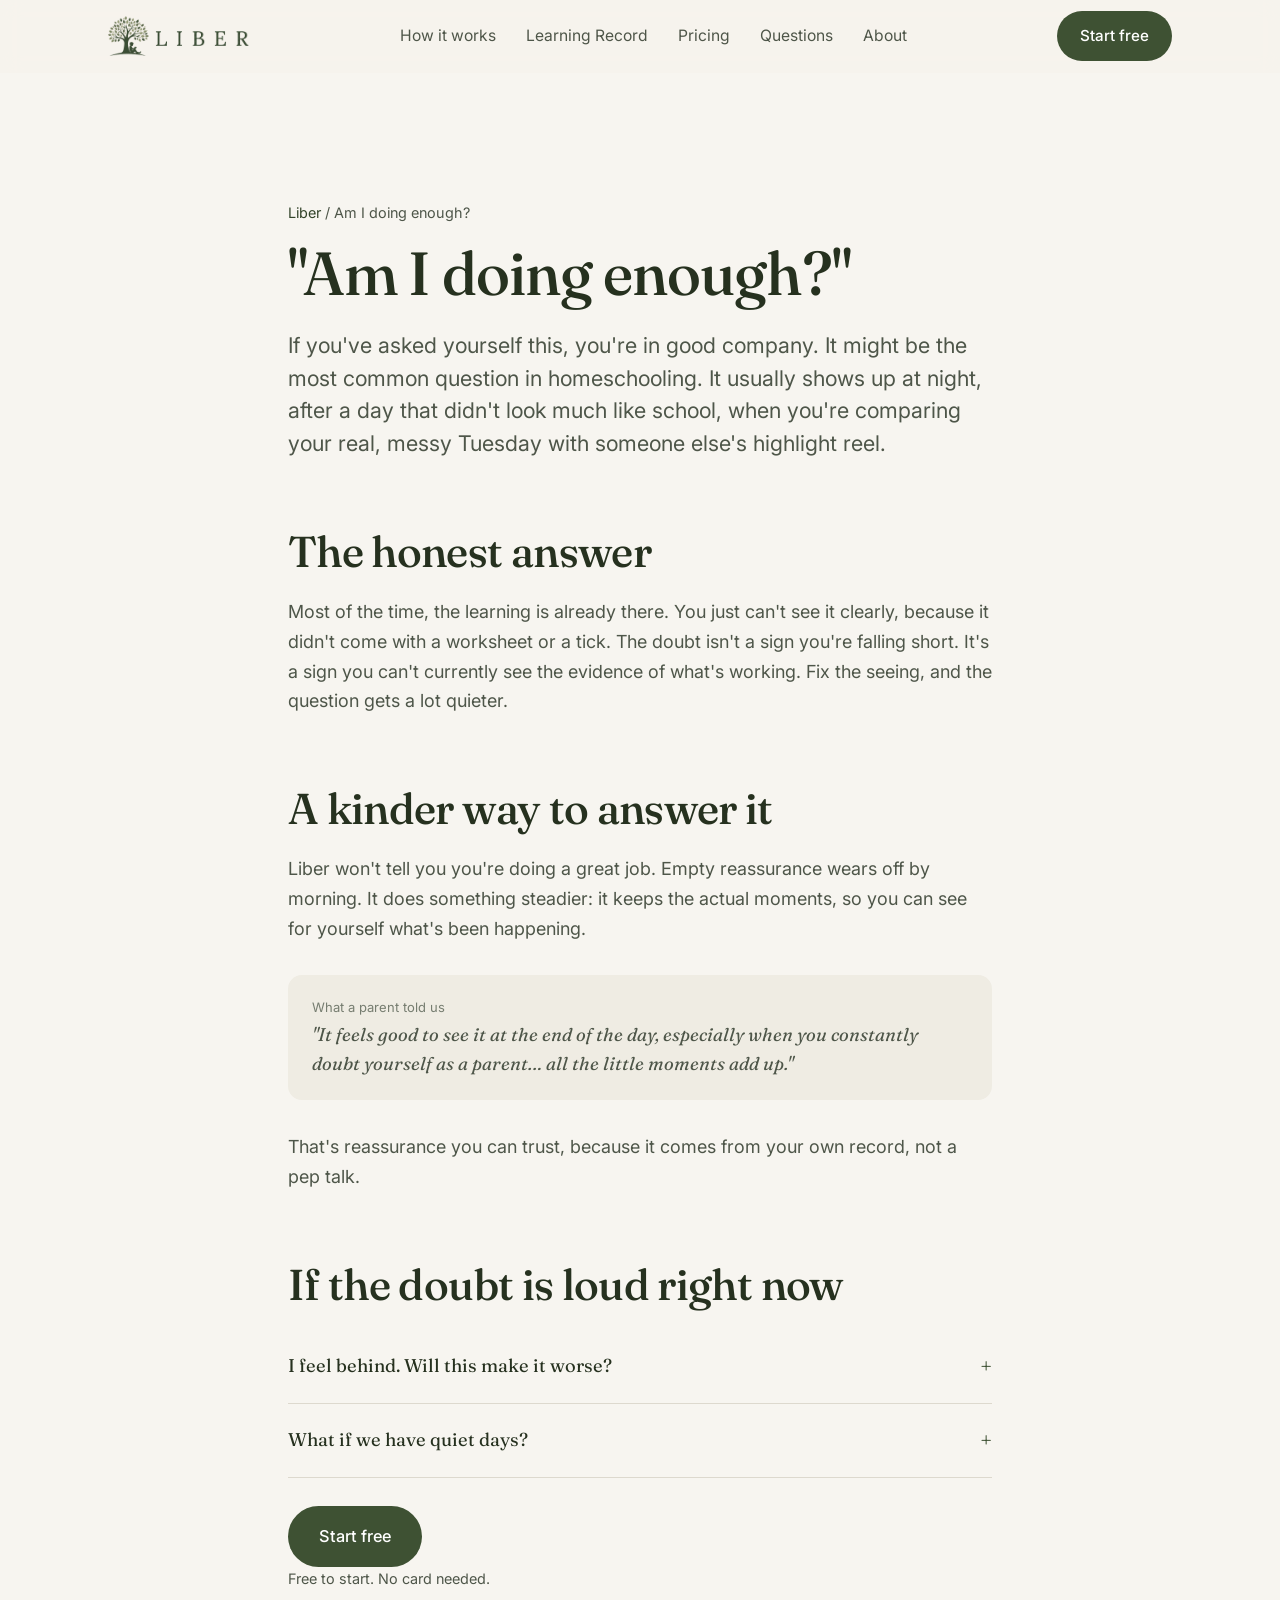
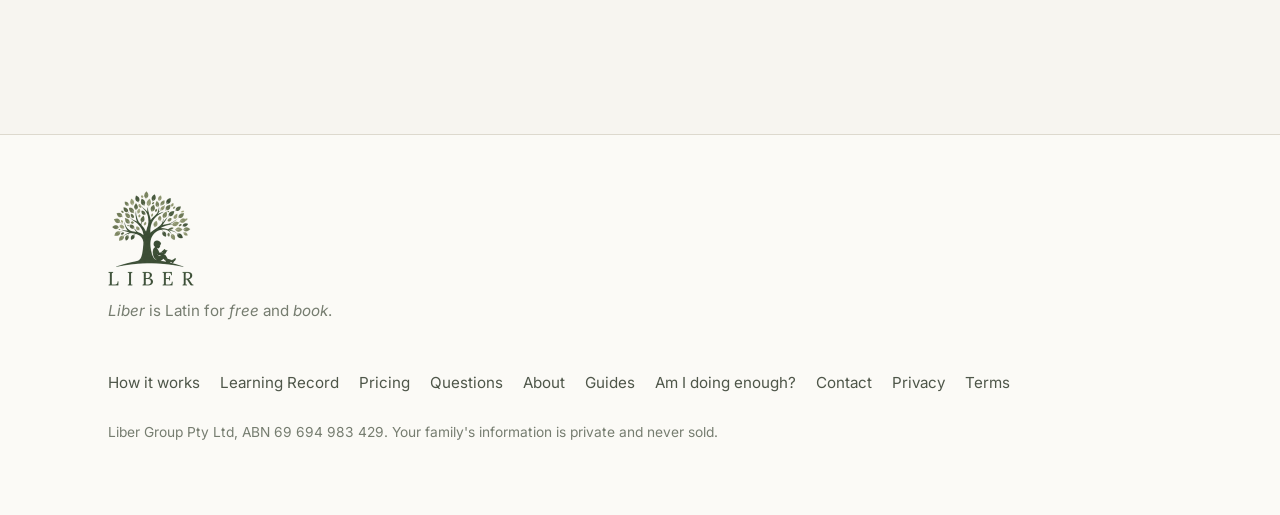
<file: am-i-doing-enough/index.html>
<!DOCTYPE html>
<html lang="en-AU">
<head>
<meta charset="UTF-8" />
<script>
    !function(t,e){var o,n,p,r;e.__SV||(window.posthog && window.posthog.__loaded)||(window.posthog=e,e._i=[],e.init=function(i,s,a){function g(t,e){var o=e.split(".");2==o.length&&(t=t[o[0]],e=o[1]),t[e]=function(){t.push([e].concat(Array.prototype.slice.call(arguments,0)))}}(p=t.createElement("script")).type="text/javascript",p.crossOrigin="anonymous",p.async=!0,p.src=s.api_host.replace(".i.posthog.com","-assets.i.posthog.com")+"/static/array.js",(r=t.getElementsByTagName("script")[0]).parentNode.insertBefore(p,r);var u=e;for(void 0!==a?u=e[a]=[]:a="posthog",u.people=u.people||[],u.toString=function(t){var e="posthog";return"posthog"!==a&&(e+="."+a),t||(e+=" (stub)"),e},u.people.toString=function(){return u.toString(1)+".people (stub)"},o="xi Si init Ni Bi pr qi Ui $i capture calculateEventProperties Zi register register_once register_for_session unregister unregister_for_session Yi getFeatureFlag getFeatureFlagPayload getFeatureFlagResult isFeatureEnabled reloadFeatureFlags updateFlags updateEarlyAccessFeatureEnrollment getEarlyAccessFeatures on onFeatureFlags onSurveysLoaded onSessionId getSurveys getActiveMatchingSurveys renderSurvey displaySurvey cancelPendingSurvey canRenderSurvey canRenderSurveyAsync Ki identify setPersonProperties unsetPersonProperties group resetGroups setPersonPropertiesForFlags resetPersonPropertiesForFlags setGroupPropertiesForFlags resetGroupPropertiesForFlags reset setIdentity clearIdentity get_distinct_id getGroups get_session_id get_session_replay_url alias set_config startSessionRecording stopSessionRecording sessionRecordingStarted captureException addExceptionStep captureLog startExceptionAutocapture stopExceptionAutocapture loadToolbar get_property getSessionProperty Qi Wi createPersonProfile setInternalOrTestUser Ji Fi tn opt_in_capturing opt_out_capturing has_opted_in_capturing has_opted_out_capturing get_explicit_consent_status is_capturing clear_opt_in_out_capturing zi debug mr it getPageViewId captureTraceFeedback captureTraceMetric Ri".split(" "),n=0;n<o.length;n++)g(u,o[n]);e._i.push([i,s,a])},e.__SV=1)}(document,window.posthog||[]);
    posthog.init('phc_2ThTXHl2KDJTQolhAJInrXvRKtKXohJTFI7QK8k49r2', {
        api_host: 'https://us.i.posthog.com',
        defaults: '2026-05-30',
        person_profiles: 'identified_only', // or 'always' to create profiles for anonymous users as well
    })
</script>
<meta name="viewport" content="width=device-width, initial-scale=1.0" />
<link rel="icon" href="/favicon.svg" type="image/svg+xml" />
<link rel="icon" href="/favicon.ico" sizes="any" />
<link rel="apple-touch-icon" href="/apple-touch-icon.png" />
<meta name="theme-color" content="#3E5133" />
<title>"Am I doing enough?" A homeschool parent&#39;s honest question | Liber</title>
<meta name="description" content="Every homeschool parent asks it. A kinder way to answer: with the evidence that&#39;s already in your own record." />
<link rel="canonical" href="https://liber.net.au/am-i-doing-enough/" />
<meta property="og:type" content="article" />
<meta property="og:title" content="Am I doing enough?" />
<meta property="og:description" content="Every homeschool parent asks it. A kinder way to answer: with the evidence that&#39;s already in your own record." />
<meta property="og:url" content="https://liber.net.au/am-i-doing-enough/" />
<meta property="og:image" content="https://liber.net.au/images/hero-journalling.jpg" />
<script type="application/ld+json">
{
 "@context": "https://schema.org",
 "@graph": [
  {
   "@type": "BreadcrumbList",
   "itemListElement": [
    {
     "@type": "ListItem",
     "position": 1,
     "name": "Liber",
     "item": "https://liber.net.au/"
    },
    {
     "@type": "ListItem",
     "position": 2,
     "name": "Am I doing enough?",
     "item": "https://liber.net.au/am-i-doing-enough/"
    }
   ]
  },
  {
   "@type": "FAQPage",
   "mainEntity": [
    {
     "@type": "Question",
     "name": "I feel behind. Will this make it worse?",
     "acceptedAnswer": {
      "@type": "Answer",
      "text": "It's built to do the opposite. Liber never measures you against a curriculum or tells you you're behind. It shows you what your child has been doing, which is usually more than you think."
     }
    },
    {
     "@type": "Question",
     "name": "What if we have quiet days?",
     "acceptedAnswer": {
      "@type": "Answer",
      "text": "Quiet days still hold moments: a conversation, a question, a bit of persistence. You write down what's real, not a quota."
     }
    }
   ]
  }
 ]
}
</script>
<link rel="preconnect" href="https://fonts.googleapis.com" />
<link rel="preconnect" href="https://fonts.gstatic.com" crossorigin />
<link href="https://fonts.googleapis.com/css2?family=Fraunces:ital,opsz,wght@0,9..144,400;0,9..144,500;0,9..144,600;1,9..144,400&family=Inter:wght@400;450;500;600&display=swap" rel="stylesheet" />
<link rel="stylesheet" href="/assets/site.css" />
</head>
<body>

<header class="site" id="header">
  <div class="wrap nav">
    <a href="/" class="logo" aria-label="Liber home"><img src="/images/liber-logo-horizontal.png" alt="Liber" width="141" height="40" /></a>
    <nav class="nav-links" id="nav-links" aria-label="Main">
      <a href="/#how">How it works</a>
      <a href="/learning-record/">Learning Record</a>
      <a href="/#pricing">Pricing</a>
      <a href="/#questions">Questions</a>
      <a href="/about/">About</a>
      <a href="https://app.liber.net.au/signup/?utm_source=liber_site&amp;utm_medium=web&amp;utm_content=nav_menu" class="nav-menu-cta">Start free</a>
    </nav>
    <div class="nav-actions">
      <a href="https://app.liber.net.au/signup/?utm_source=liber_site&amp;utm_medium=web&amp;utm_content=nav" class="btn btn-primary nav-cta">Start free</a>
      <button class="nav-toggle" aria-label="Menu" aria-controls="nav-links" aria-expanded="false">Menu</button>
    </div>
  </div>
</header>

<main id="main">
<section>
  <div class="wrap narrow prose">
    <p class="crumb"><a href="/">Liber</a> / Am I doing enough?</p>
    <h1 class="display">"Am I doing enough?"</h1>
    <p class="lede" style="margin-top:22px">If you've asked yourself this, you're in good company. It might be the most common question in homeschooling. It usually shows up at night, after a day that didn't look much like school, when you're comparing your real, messy Tuesday with someone else's highlight reel.</p>
    <h2 class="h2">The honest answer</h2>
    <p>Most of the time, the learning is already there. You just can't see it clearly, because it didn't come with a worksheet or a tick. The doubt isn't a sign you're falling short. It's a sign you can't currently see the evidence of what's working. Fix the seeing, and the question gets a lot quieter.</p>
    <h2 class="h2">A kinder way to answer it</h2>
    <p>Liber won't tell you you're doing a great job. Empty reassurance wears off by morning. It does something steadier: it keeps the actual moments, so you can see for yourself what's been happening.</p>
    <div class="aside">
      <p class="said"><span class="said-date">What a parent told us</span>"It feels good to see it at the end of the day, especially when you constantly doubt yourself as a parent… all the little moments add up."</p>
    </div>
    <p>That's reassurance you can trust, because it comes from your own record, not a pep talk.</p>
    <h2 class="h2">If the doubt is loud right now</h2>
    <div class="faq-list" style="margin:16px 0 0">
  <details><summary>I feel behind. Will this make it worse?</summary><p>It&#x27;s built to do the opposite. Liber never measures you against a curriculum or tells you you&#x27;re behind. It shows you what your child has been doing, which is usually more than you think.</p></details>
  <details><summary>What if we have quiet days?</summary><p>Quiet days still hold moments: a conversation, a question, a bit of persistence. You write down what&#x27;s real, not a quota.</p></details>
</div>
    <div class="actions"><a class="btn btn-primary" href="https://app.liber.net.au/signup/?utm_source=liber_site&amp;utm_medium=web&amp;utm_content=page_enough">Start free</a></div>
    <p class="fine">Free to start. No card needed.</p>
  </div>
</section>
</main>

<footer class="site">
  <div class="wrap">
    <div class="foot-grid">
      <div>
        <a href="/" class="logo logo-foot" aria-label="Liber home"><img src="/images/liber-lockup.png" alt="Liber" width="86" height="95" loading="lazy" /></a>
        <p class="meaning"><i>Liber</i> is Latin for <i>free</i> and <i>book</i>.</p>
      </div>
      <nav class="foot-links" aria-label="Footer">
        <a href="/#how">How it works</a>
        <a href="/learning-record/">Learning Record</a>
        <a href="/#pricing">Pricing</a>
        <a href="/#questions">Questions</a>
        <a href="/about/">About</a>
        <a href="/guides/">Guides</a>
        <a href="/am-i-doing-enough/">Am I doing enough?</a>
        <a href="mailto:support@liber.net.au">Contact</a>
        <a href="/privacy/">Privacy</a>
        <a href="/terms/">Terms</a>
      </nav>
    </div>
    <p class="foot-note">Liber Group Pty Ltd, ABN 69 694 983 429. Your family's information is private and never sold.</p>
  </div>
</footer>

<script src="/assets/site.js" defer></script>
</body>
</html>
</file>
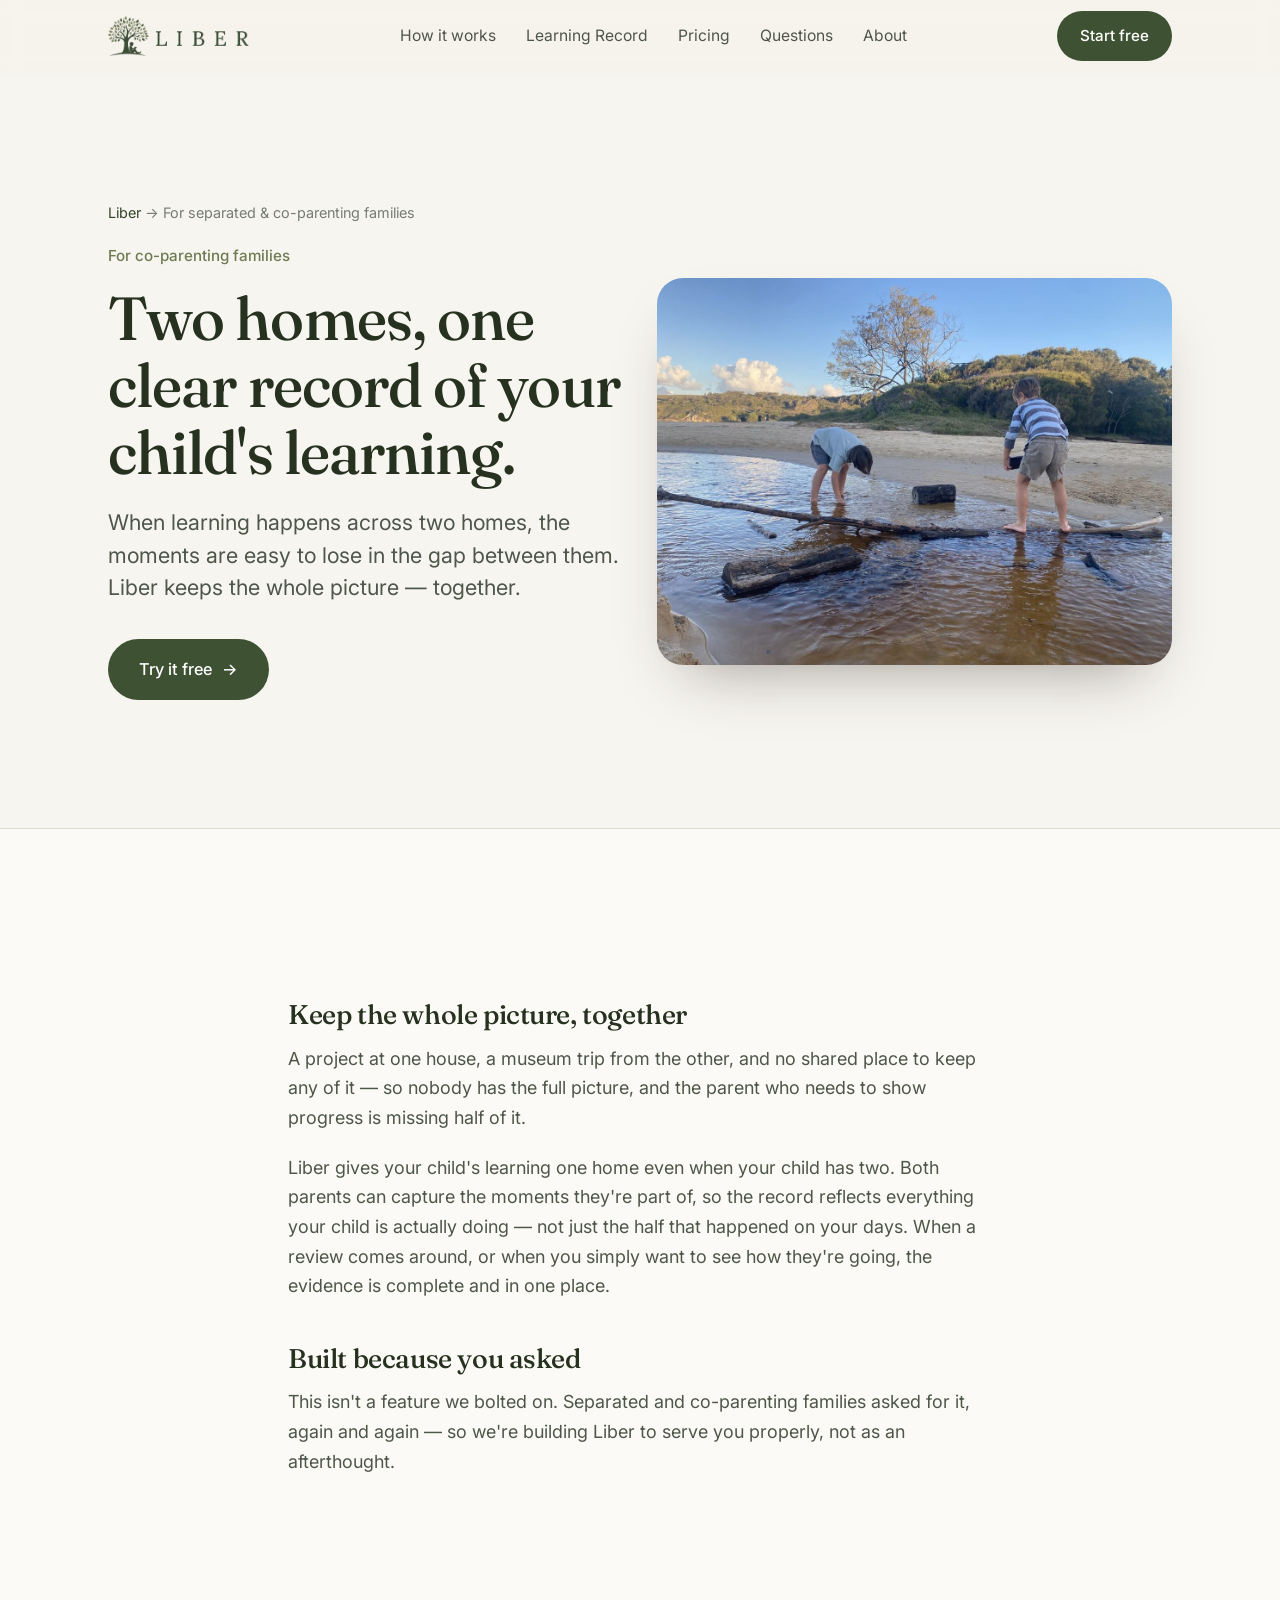
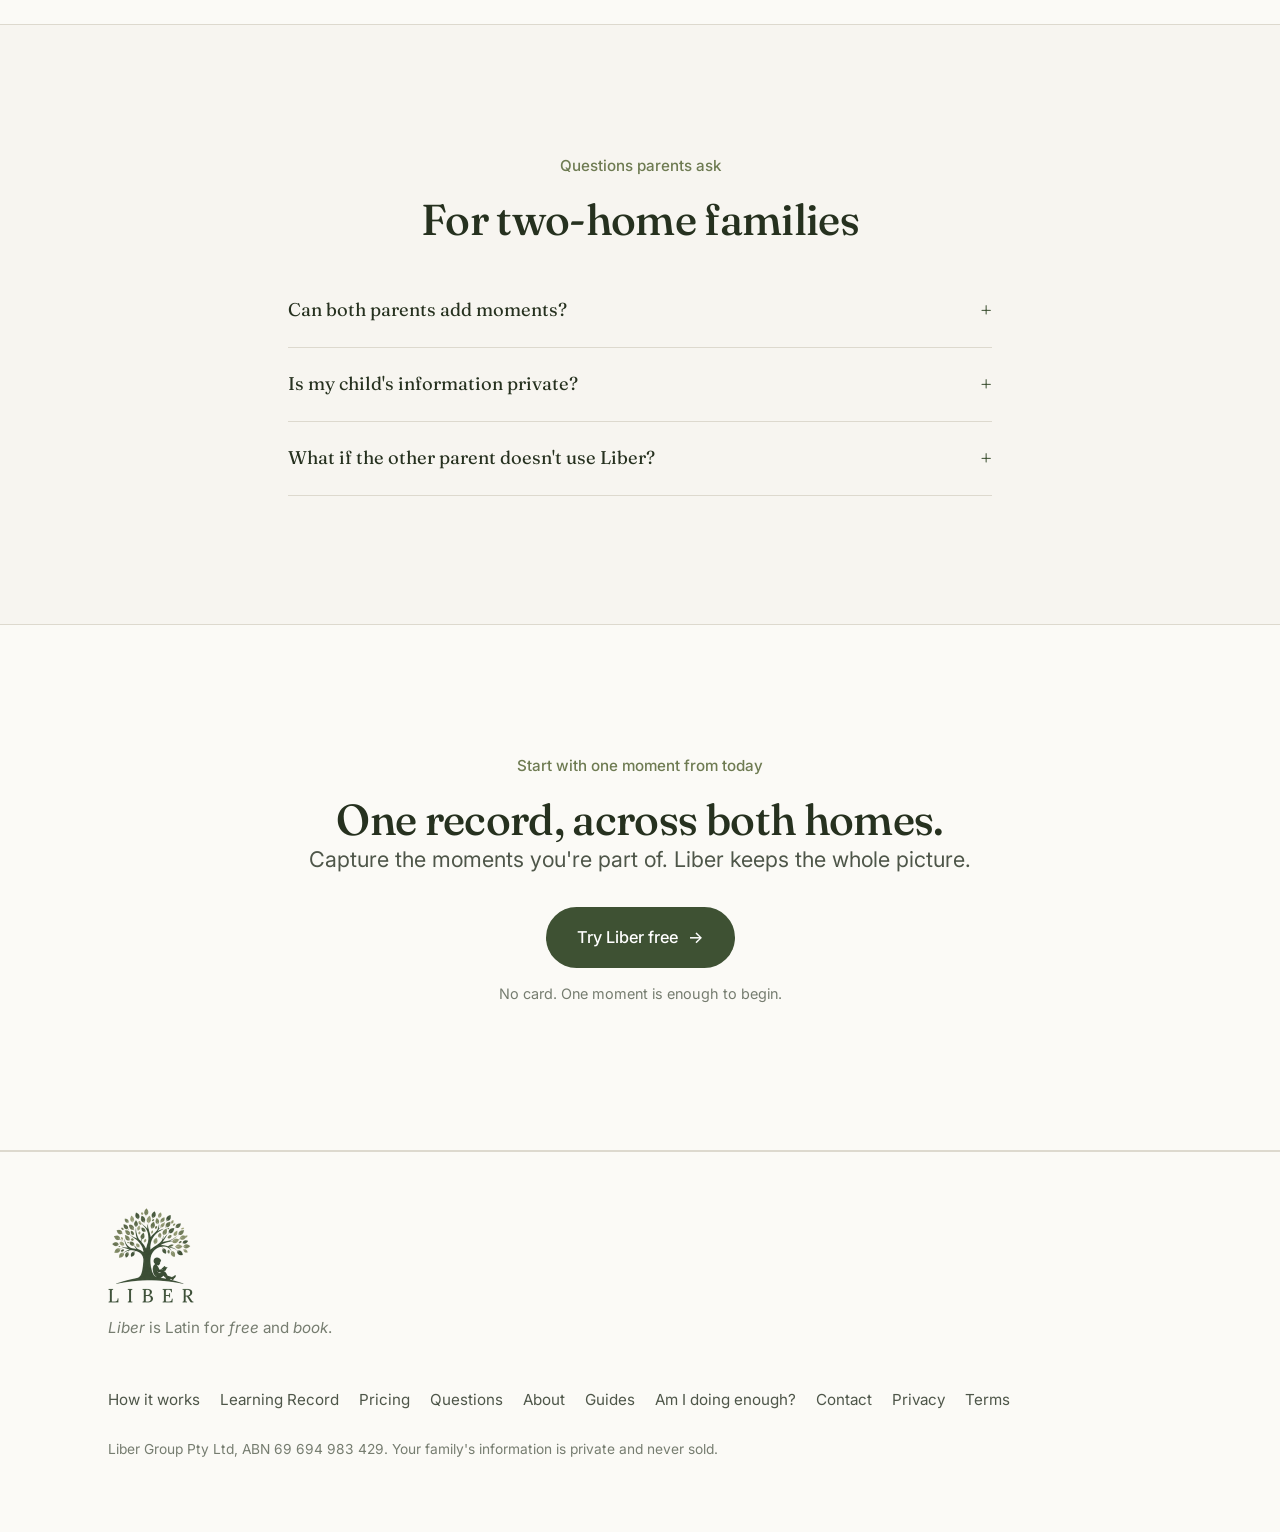
<file: for-separated-families/index.html>
<!DOCTYPE html>
<html lang="en">
<head>
<script>
    !function(t,e){var o,n,p,r;e.__SV||(window.posthog && window.posthog.__loaded)||(window.posthog=e,e._i=[],e.init=function(i,s,a){function g(t,e){var o=e.split(".");2==o.length&&(t=t[o[0]],e=o[1]),t[e]=function(){t.push([e].concat(Array.prototype.slice.call(arguments,0)))}}(p=t.createElement("script")).type="text/javascript",p.crossOrigin="anonymous",p.async=!0,p.src=s.api_host.replace(".i.posthog.com","-assets.i.posthog.com")+"/static/array.js",(r=t.getElementsByTagName("script")[0]).parentNode.insertBefore(p,r);var u=e;for(void 0!==a?u=e[a]=[]:a="posthog",u.people=u.people||[],u.toString=function(t){var e="posthog";return"posthog"!==a&&(e+="."+a),t||(e+=" (stub)"),e},u.people.toString=function(){return u.toString(1)+".people (stub)"},o="init capture register register_once identify reset".split(" "),n=0;n<o.length;n++)g(u,o[n]);e._i.push([i,s,a])},e.__SV=1)}(document,window.posthog||[]);
    posthog.init('phc_2ThTXHl2KDJTQolhAJInrXvRKtKXohJTFI7QK8k49r2', { api_host: 'https://us.i.posthog.com', defaults: '2026-05-30', person_profiles: 'identified_only' })
</script>
<meta charset="UTF-8" />
<meta name="robots" content="noindex" />
<meta name="viewport" content="width=device-width, initial-scale=1.0" />
<link rel="icon" href="../favicon.svg" type="image/svg+xml" />
<link rel="icon" href="../favicon.ico" sizes="any" />
<link rel="apple-touch-icon" href="../apple-touch-icon.png" />
<meta name="theme-color" content="#3E5133" />
<title>Liber for separated &amp; co-parenting homeschool families</title>
<meta name="description" content="Both homes, one clear record of your child's learning. Liber helps separated and co-parenting families keep and share the moments that count." />
<link rel="canonical" href="https://liber.net.au/for-separated-families/" />
<meta property="og:type" content="article" />
<meta property="og:title" content="Two homes, one clear record of your child's learning" />
<meta property="og:description" content="Liber helps separated and co-parenting homeschool families keep the whole picture — together." />
<meta property="og:url" content="https://liber.net.au/for-separated-families/" />
<meta property="og:image" content="https://liber.net.au/images/creek-exploring.jpg" />
<script type="application/ld+json">
{ "@context":"https://schema.org","@graph":[
 {"@type":"BreadcrumbList","itemListElement":[
   {"@type":"ListItem","position":1,"name":"Liber","item":"https://liber.net.au/"},
   {"@type":"ListItem","position":2,"name":"For separated & co-parenting families","item":"https://liber.net.au/for-separated-families/"}]},
 {"@type":"FAQPage","mainEntity":[
   {"@type":"Question","name":"Can both parents add moments?","acceptedAnswer":{"@type":"Answer","text":"Yes — that's the point of this. Both homes contribute to one record."}},
   {"@type":"Question","name":"Is my child's information private?","acceptedAnswer":{"@type":"Answer","text":"Yes — privacy of children's photos and data is something we take seriously. See our privacy page for exactly how it works."}},
   {"@type":"Question","name":"What if the other parent doesn't use Liber?","acceptedAnswer":{"@type":"Answer","text":"You can still keep a complete record of the learning from your home, and invite them whenever they're ready."}}]}
]}
</script>
<link rel="preconnect" href="https://fonts.googleapis.com" />
<link rel="preconnect" href="https://fonts.gstatic.com" crossorigin />
<link href="https://fonts.googleapis.com/css2?family=Fraunces:opsz,wght@9..144,400;9..144,500;9..144,600&family=Inter:wght@400;450;500;600&display=swap" rel="stylesheet" />
<link rel="stylesheet" href="../assets/site.css" />
</head>
<body>

<header class="site" id="header">
  <div class="wrap nav">
    <a href="/" class="logo" aria-label="Liber home"><img src="/images/liber-logo-horizontal.png" alt="Liber" width="141" height="40" /></a>
    <nav class="nav-links" id="nav-links" aria-label="Main">
      <a href="/#how">How it works</a>
      <a href="/learning-record/">Learning Record</a>
      <a href="/#pricing">Pricing</a>
      <a href="/#questions">Questions</a>
      <a href="/about/">About</a>
      <a href="https://app.liber.net.au/signup/?utm_source=liber_site&amp;utm_medium=web&amp;utm_content=nav_menu" class="nav-menu-cta">Start free</a>
    </nav>
    <div class="nav-actions">
      <a href="https://app.liber.net.au/signup/?utm_source=liber_site&amp;utm_medium=web&amp;utm_content=nav" class="btn btn-primary nav-cta">Start free</a>
      <button class="nav-toggle" aria-label="Menu" aria-controls="nav-links" aria-expanded="false">Menu</button>
    </div>
  </div>
</header>

<main>
  <section>
    <div class="wrap">
      <div class="crumb"><a href="/">Liber</a> → For separated &amp; co-parenting families</div>
      <div class="grid-2" style="align-items:center;">
        <div>
          <span class="eyebrow">For co-parenting families</span>
          <h1 class="display">Two homes, one clear record of your child's learning.</h1>
          <p class="lede" style="margin-top:20px;">When learning happens across two homes, the moments are easy to lose in the gap between them. Liber keeps the whole picture — together.</p>
          <a href="https://app.liber.net.au/signup/?utm_source=liber_site&utm_medium=web&utm_content=page_coparenting_hero" class="btn btn-primary" style="margin-top:12px;">Try it free <span class="btn-arrow">→</span></a>
        </div>
        <div class="hero-photo" role="img" style="background-image:url('../images/creek-exploring.jpg');" aria-label="Children exploring outdoors"></div>
      </div>
    </div>
  </section>

  <section class="band">
    <div class="wrap narrow prose">
      <h2>Keep the whole picture, together</h2>
      <p>A project at one house, a museum trip from the other, and no shared place to keep any of it — so nobody has the full picture, and the parent who needs to show progress is missing half of it.</p>
      <p>Liber gives your child's learning one home even when your child has two. Both parents can capture the moments they're part of, so the record reflects everything your child is actually doing — not just the half that happened on your days. When a review comes around, or when you simply want to see how they're going, the evidence is complete and in one place.</p>

      <h2>Built because you asked</h2>
      <p>This isn't a feature we bolted on. Separated and co-parenting families asked for it, again and again — so we're building Liber to serve you properly, not as an afterthought.</p>
    </div>
  </section>

  <section>
    <div class="wrap narrow">
      <span class="eyebrow" style="justify-content:center;display:flex;">Questions parents ask</span>
      <h2 class="h2" style="text-align:center;">For two-home families</h2>
      <div class="faq-list">
        <details><summary>Can both parents add moments?</summary><p>Yes — that's the point of this. Both homes contribute to one record.</p></details>
        <details><summary>Is my child's information private?</summary><p>Yes — privacy of children's photos and data is something we take seriously. See our <a href="/privacy/">privacy page</a> for exactly how it works.</p></details>
        <details><summary>What if the other parent doesn't use Liber?</summary><p>You can still keep a complete record of the learning from your home, and invite them whenever they're ready.</p></details>
      </div>
    </div>
  </section>

  <section class="band final">
    <div class="wrap narrow">
      <span class="eyebrow" style="justify-content:center;display:flex;">Start with one moment from today</span>
      <h2 class="h2">One record, across both homes.</h2>
      <p class="lede">Capture the moments you're part of. Liber keeps the whole picture.</p>
      <a href="https://app.liber.net.au/signup/?utm_source=liber_site&utm_medium=web&utm_content=page_coparenting" class="btn btn-primary">Try Liber free <span class="btn-arrow">→</span></a>
      <p class="final-mini">No card. One moment is enough to begin.</p>
    </div>
  </section>
</main>

<footer class="site">
  <div class="wrap">
    <div class="foot-grid">
      <div>
        <a href="/" class="logo logo-foot" aria-label="Liber home"><img src="/images/liber-lockup.png" alt="Liber" width="86" height="95" loading="lazy" /></a>
        <p class="meaning"><i>Liber</i> is Latin for <i>free</i> and <i>book</i>.</p>
      </div>
      <nav class="foot-links" aria-label="Footer">
        <a href="/#how">How it works</a>
        <a href="/learning-record/">Learning Record</a>
        <a href="/#pricing">Pricing</a>
        <a href="/#questions">Questions</a>
        <a href="/about/">About</a>
        <a href="/guides/">Guides</a>
        <a href="/am-i-doing-enough/">Am I doing enough?</a>
        <a href="mailto:support@liber.net.au">Contact</a>
        <a href="/privacy/">Privacy</a>
        <a href="/terms/">Terms</a>
      </nav>
    </div>
    <p class="foot-note">Liber Group Pty Ltd, ABN 69 694 983 429. Your family's information is private and never sold.</p>
  </div>
</footer>

<script src="../assets/site.js" defer></script>
</body>
</html>
</file>
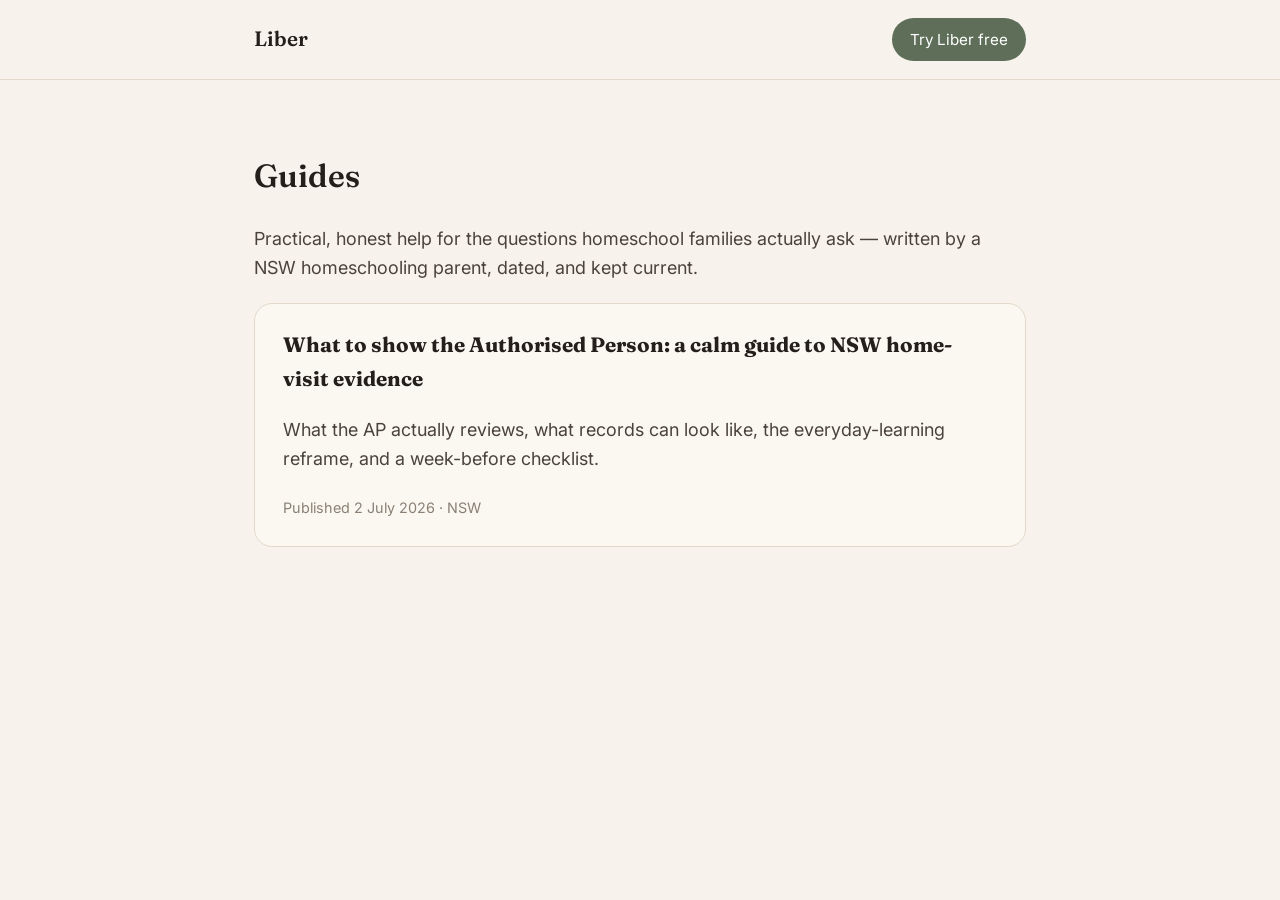
<file: guides/index.html>
<!DOCTYPE html>
<html lang="en">
<head>
<meta charset="UTF-8" />
<meta name="viewport" content="width=device-width, initial-scale=1.0" />
<title>Guides — practical help for homeschool records, evidence and reviews | Liber</title>
<meta name="description" content="Practical, honest guides for Australian homeschool families: home-visit evidence, record keeping without school-at-home, and choosing the right tools." />
<link rel="canonical" href="https://liber.net.au/guides/" />
<meta property="og:type" content="website" />
<meta property="og:title" content="Liber Guides — homeschool records, evidence and reviews" />
<meta property="og:description" content="Practical, honest guides for Australian homeschool families." />
<meta property="og:url" content="https://liber.net.au/guides/" />
<link rel="preconnect" href="https://fonts.googleapis.com" />
<link rel="preconnect" href="https://fonts.gstatic.com" crossorigin />
<link href="https://fonts.googleapis.com/css2?family=Fraunces:opsz,wght@9..144,400;9..144,500;9..144,600&family=Inter:wght@400;450;500;600&display=swap" rel="stylesheet" />
<style>
  :root{
    --paper:#F7F3EC; --paper-2:#FBF8F2; --ink:#241F1A; --ink-soft:#4A433B; --ink-faint:#8A8074;
    --line:#E2D9C9; --sage:#5E6E58; --sage-deep:#475141; --sage-tint:#E6EADF; --radius:18px;
  }
  *{box-sizing:border-box;}
  body{margin:0;background:var(--paper);color:var(--ink-soft);font-family:'Inter',system-ui,sans-serif;font-size:18px;line-height:1.65;}
  header{border-bottom:1px solid var(--line);}
  .nav{max-width:820px;margin:0 auto;padding:18px 24px;display:flex;justify-content:space-between;align-items:center;}
  .logo{font-family:'Fraunces',serif;font-size:1.3rem;color:var(--ink);text-decoration:none;font-weight:600;}
  .nav a.cta{background:var(--sage);color:#fff;text-decoration:none;padding:9px 18px;border-radius:999px;font-size:.95rem;}
  main{max-width:820px;margin:0 auto;padding:48px 24px 80px;}
  h1{font-family:'Fraunces',serif;color:var(--ink);font-size:2rem;font-weight:600;}
  .card{display:block;background:var(--paper-2);border:1px solid var(--line);border-radius:var(--radius);padding:24px 28px;margin:20px 0;text-decoration:none;color:var(--ink-soft);}
  .card:hover{border-color:var(--sage);}
  .card h2{font-family:'Fraunces',serif;color:var(--ink);margin:0 0 8px;font-size:1.3rem;}
  .card span{color:var(--ink-faint);font-size:.9rem;}
</style>
</head>
<body>
<header><div class="nav"><a class="logo" href="/">Liber</a><a class="cta" href="https://app.liber.net.au/signup/?utm_source=liber_site&utm_medium=web&utm_content=guides_nav">Try Liber free</a></div></header>
<main>
<h1>Guides</h1>
<p>Practical, honest help for the questions homeschool families actually ask — written by a NSW homeschooling parent, dated, and kept current.</p>
<a class="card" href="/guides/nesa-home-visit-evidence/">
  <h2>What to show the Authorised Person: a calm guide to NSW home-visit evidence</h2>
  <p>What the AP actually reviews, what records can look like, the everyday-learning reframe, and a week-before checklist.</p>
  <span>Published 2 July 2026 · NSW</span>
</a>
</main>
</body>
</html>
</file>
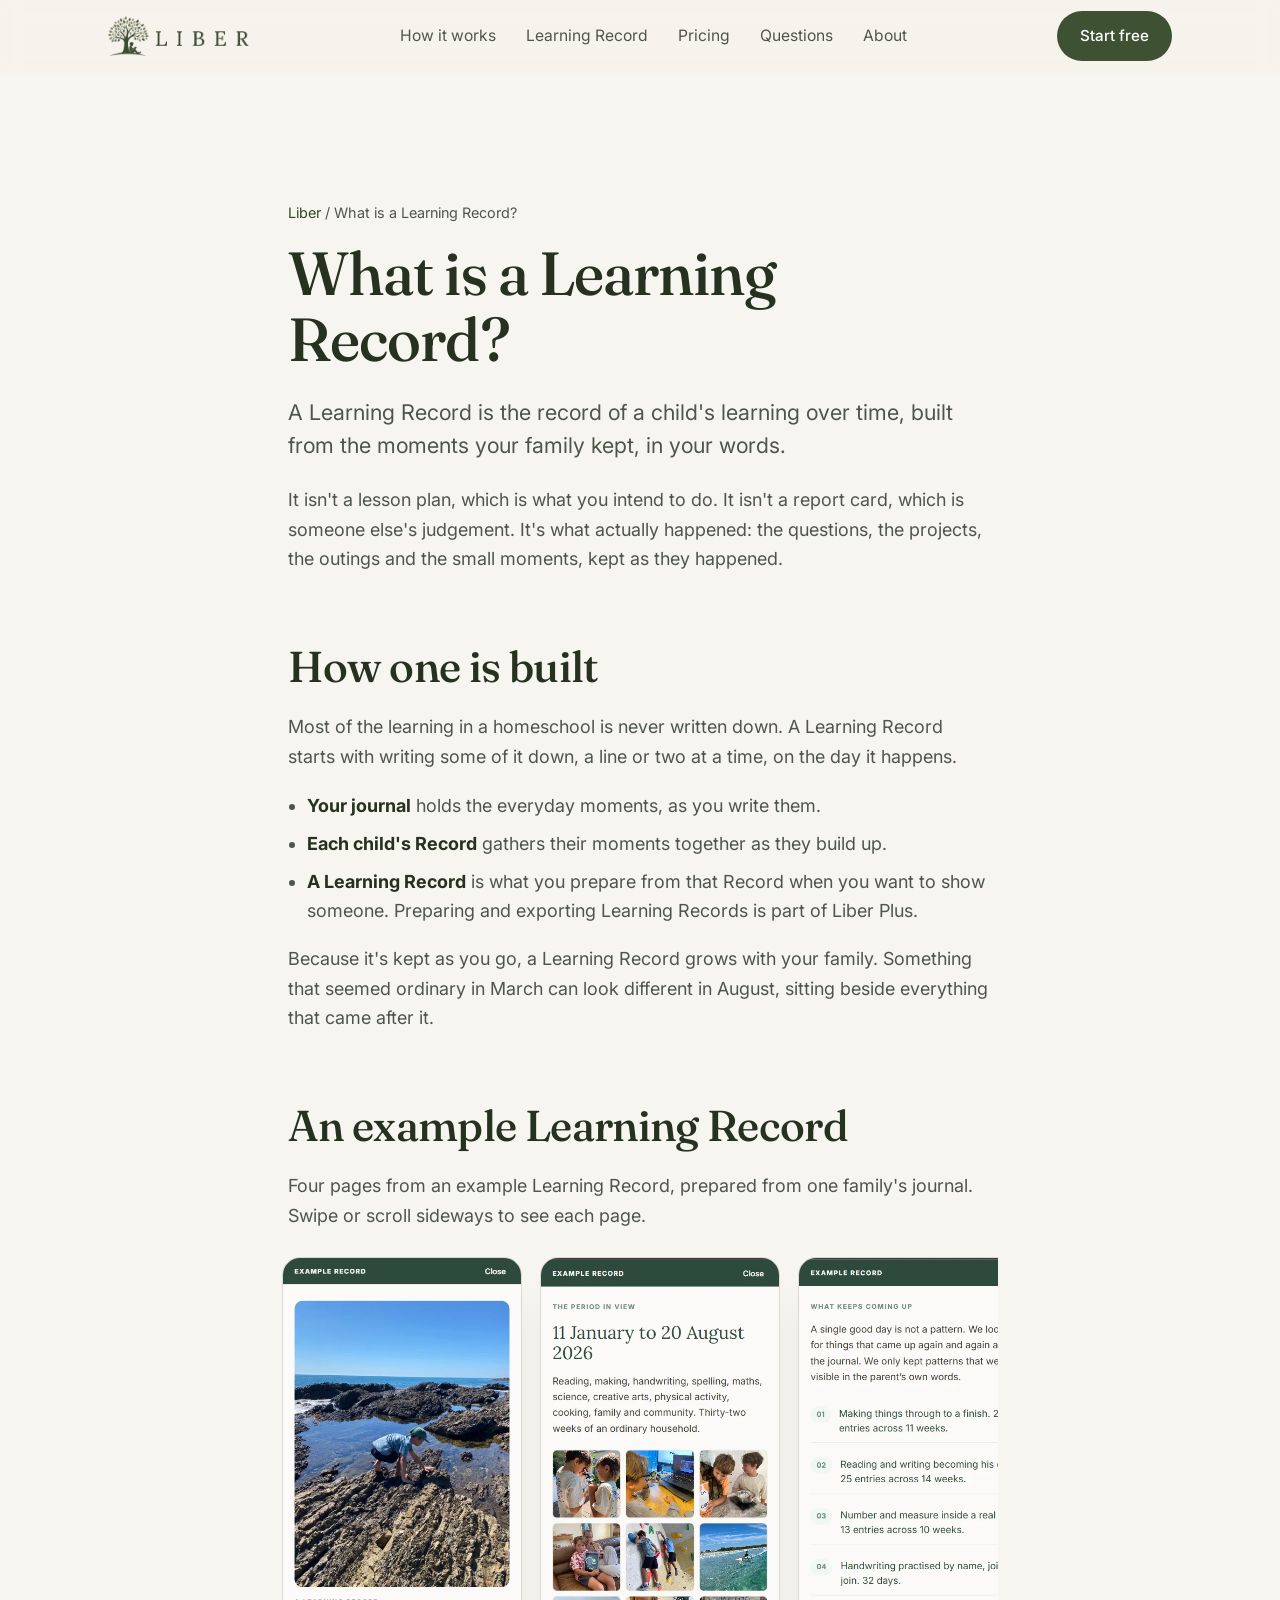
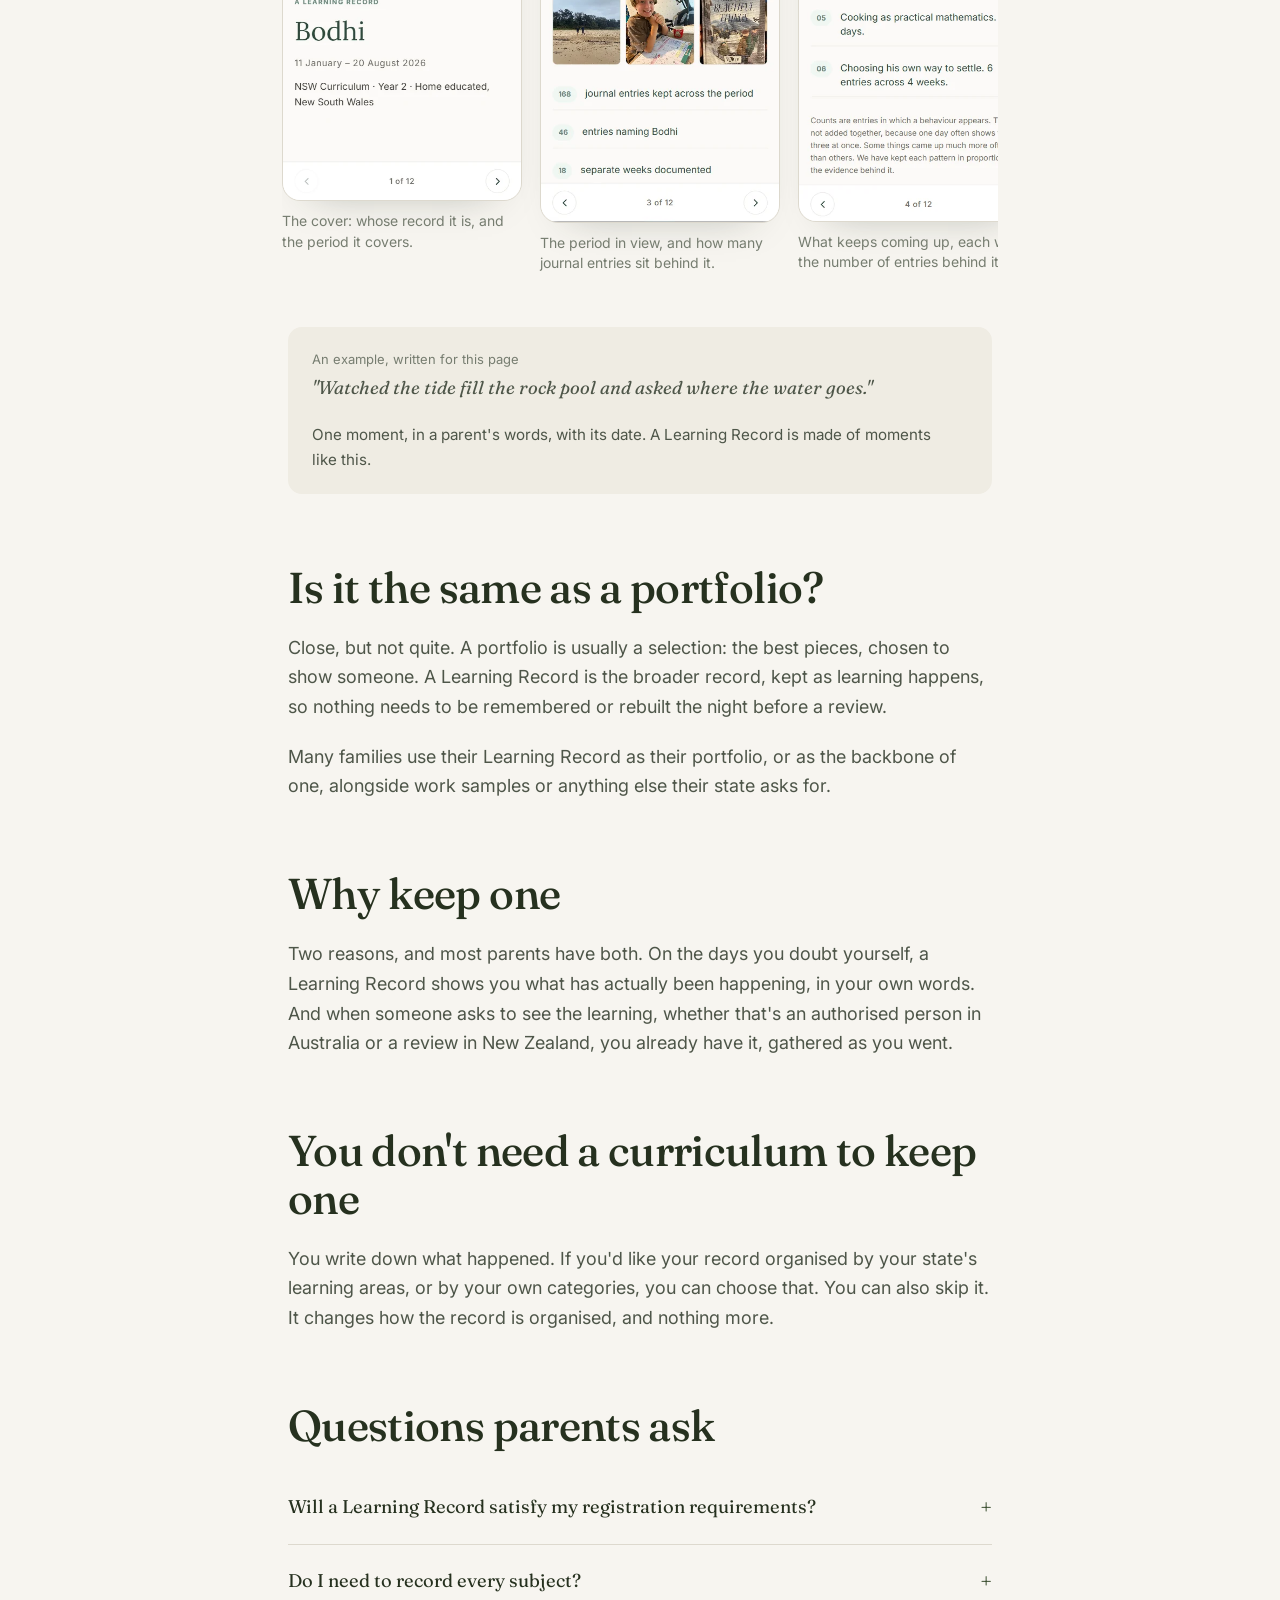
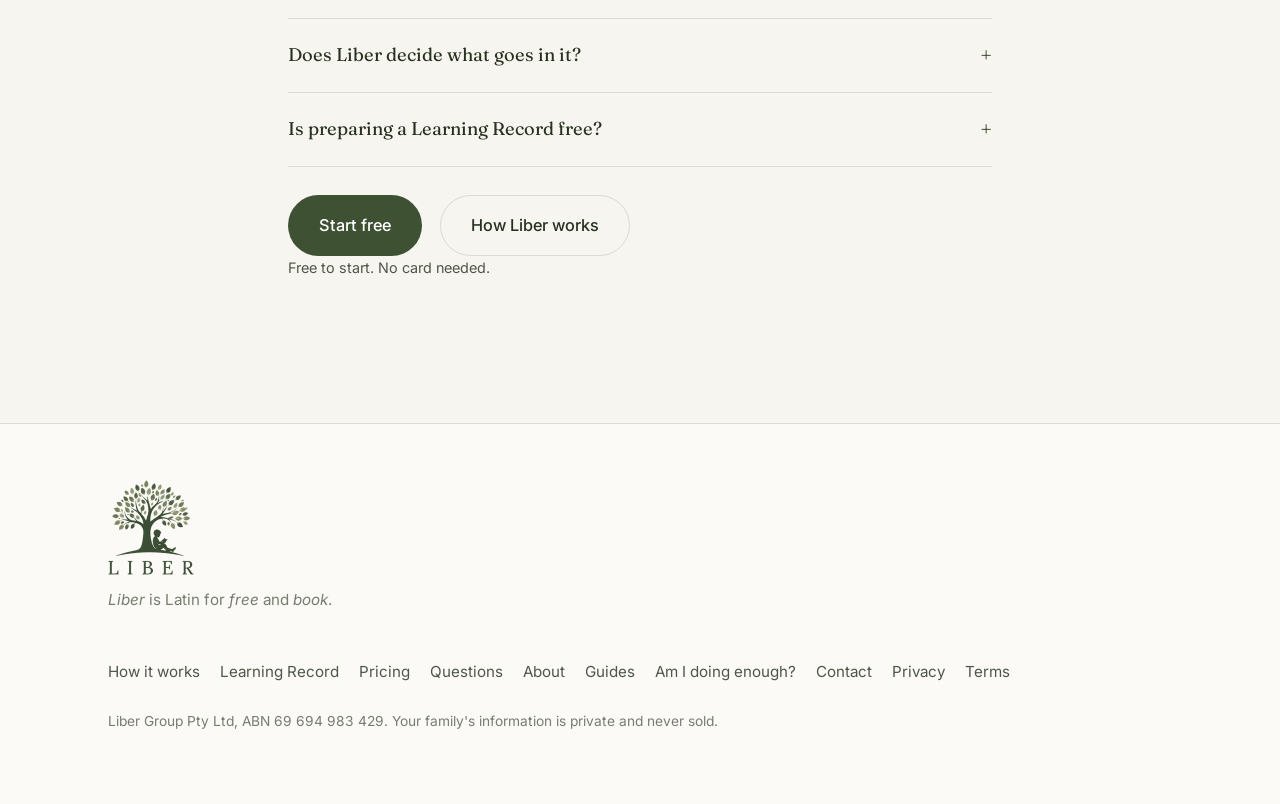
<file: learning-record/index.html>
<!DOCTYPE html>
<html lang="en-AU">
<head>
<meta charset="UTF-8" />
<script>
    !function(t,e){var o,n,p,r;e.__SV||(window.posthog && window.posthog.__loaded)||(window.posthog=e,e._i=[],e.init=function(i,s,a){function g(t,e){var o=e.split(".");2==o.length&&(t=t[o[0]],e=o[1]),t[e]=function(){t.push([e].concat(Array.prototype.slice.call(arguments,0)))}}(p=t.createElement("script")).type="text/javascript",p.crossOrigin="anonymous",p.async=!0,p.src=s.api_host.replace(".i.posthog.com","-assets.i.posthog.com")+"/static/array.js",(r=t.getElementsByTagName("script")[0]).parentNode.insertBefore(p,r);var u=e;for(void 0!==a?u=e[a]=[]:a="posthog",u.people=u.people||[],u.toString=function(t){var e="posthog";return"posthog"!==a&&(e+="."+a),t||(e+=" (stub)"),e},u.people.toString=function(){return u.toString(1)+".people (stub)"},o="xi Si init Ni Bi pr qi Ui $i capture calculateEventProperties Zi register register_once register_for_session unregister unregister_for_session Yi getFeatureFlag getFeatureFlagPayload getFeatureFlagResult isFeatureEnabled reloadFeatureFlags updateFlags updateEarlyAccessFeatureEnrollment getEarlyAccessFeatures on onFeatureFlags onSurveysLoaded onSessionId getSurveys getActiveMatchingSurveys renderSurvey displaySurvey cancelPendingSurvey canRenderSurvey canRenderSurveyAsync Ki identify setPersonProperties unsetPersonProperties group resetGroups setPersonPropertiesForFlags resetPersonPropertiesForFlags setGroupPropertiesForFlags resetGroupPropertiesForFlags reset setIdentity clearIdentity get_distinct_id getGroups get_session_id get_session_replay_url alias set_config startSessionRecording stopSessionRecording sessionRecordingStarted captureException addExceptionStep captureLog startExceptionAutocapture stopExceptionAutocapture loadToolbar get_property getSessionProperty Qi Wi createPersonProfile setInternalOrTestUser Ji Fi tn opt_in_capturing opt_out_capturing has_opted_in_capturing has_opted_out_capturing get_explicit_consent_status is_capturing clear_opt_in_out_capturing zi debug mr it getPageViewId captureTraceFeedback captureTraceMetric Ri".split(" "),n=0;n<o.length;n++)g(u,o[n]);e._i.push([i,s,a])},e.__SV=1)}(document,window.posthog||[]);
    posthog.init('phc_2ThTXHl2KDJTQolhAJInrXvRKtKXohJTFI7QK8k49r2', {
        api_host: 'https://us.i.posthog.com',
        defaults: '2026-05-30',
        person_profiles: 'identified_only', // or 'always' to create profiles for anonymous users as well
    })
</script>
<meta name="viewport" content="width=device-width, initial-scale=1.0" />
<link rel="icon" href="/favicon.svg" type="image/svg+xml" />
<link rel="icon" href="/favicon.ico" sizes="any" />
<link rel="apple-touch-icon" href="/apple-touch-icon.png" />
<meta name="theme-color" content="#3E5133" />
<title>What is a Learning Record? A plain guide for homeschool parents | Liber</title>
<meta name="description" content="A Learning Record is the record of a child&#39;s learning over time, built from the moments your family kept. What it is, how it differs from a portfolio, and how to keep one without a curriculum." />
<link rel="canonical" href="https://liber.net.au/learning-record/" />
<meta property="og:type" content="article" />
<meta property="og:title" content="What is a Learning Record?" />
<meta property="og:description" content="A Learning Record is the record of a child&#39;s learning over time, built from the moments your family kept. What it is, how it differs from a portfolio, and how to keep one without a curriculum." />
<meta property="og:url" content="https://liber.net.au/learning-record/" />
<meta property="og:image" content="https://liber.net.au/images/hero-journalling.jpg" />
<script type="application/ld+json">
{
 "@context": "https://schema.org",
 "@graph": [
  {
   "@type": "BreadcrumbList",
   "itemListElement": [
    {
     "@type": "ListItem",
     "position": 1,
     "name": "Liber",
     "item": "https://liber.net.au/"
    },
    {
     "@type": "ListItem",
     "position": 2,
     "name": "What is a Learning Record?",
     "item": "https://liber.net.au/learning-record/"
    }
   ]
  },
  {
   "@type": "FAQPage",
   "mainEntity": [
    {
     "@type": "Question",
     "name": "Will a Learning Record satisfy my registration requirements?",
     "acceptedAnswer": {
      "@type": "Answer",
      "text": "Requirements differ between states and countries, so check your own. Liber gives you dated, organised evidence of learning to draw on. It isn't a guarantee of approval, and it doesn't write the learning plan for the next period that some states ask for."
     }
    },
    {
     "@type": "Question",
     "name": "Do I need to record every subject?",
     "acceptedAnswer": {
      "@type": "Answer",
      "text": "No. You record what happens. Liber never counts what you haven't recorded or shows you what's missing."
     }
    },
    {
     "@type": "Question",
     "name": "Does Liber decide what goes in it?",
     "acceptedAnswer": {
      "@type": "Answer",
      "text": "No. A Learning Record is built from the moments you wrote, in your words."
     }
    },
    {
     "@type": "Question",
     "name": "Is preparing a Learning Record free?",
     "acceptedAnswer": {
      "@type": "Answer",
      "text": "Preparing and exporting Learning Records is part of Liber Plus. On the free plan you keep your journal and each child's Record, and you can export your raw data."
     }
    }
   ]
  }
 ]
}
</script>
<link rel="preconnect" href="https://fonts.googleapis.com" />
<link rel="preconnect" href="https://fonts.gstatic.com" crossorigin />
<link href="https://fonts.googleapis.com/css2?family=Fraunces:ital,opsz,wght@0,9..144,400;0,9..144,500;0,9..144,600;1,9..144,400&family=Inter:wght@400;450;500;600&display=swap" rel="stylesheet" />
<link rel="stylesheet" href="/assets/site.css" />
</head>
<body>

<header class="site" id="header">
  <div class="wrap nav">
    <a href="/" class="logo" aria-label="Liber home"><img src="/images/liber-logo-horizontal.png" alt="Liber" width="141" height="40" /></a>
    <nav class="nav-links" id="nav-links" aria-label="Main">
      <a href="/#how">How it works</a>
      <a href="/learning-record/">Learning Record</a>
      <a href="/#pricing">Pricing</a>
      <a href="/#questions">Questions</a>
      <a href="/about/">About</a>
      <a href="https://app.liber.net.au/signup/?utm_source=liber_site&amp;utm_medium=web&amp;utm_content=nav_menu" class="nav-menu-cta">Start free</a>
    </nav>
    <div class="nav-actions">
      <a href="https://app.liber.net.au/signup/?utm_source=liber_site&amp;utm_medium=web&amp;utm_content=nav" class="btn btn-primary nav-cta">Start free</a>
      <button class="nav-toggle" aria-label="Menu" aria-controls="nav-links" aria-expanded="false">Menu</button>
    </div>
  </div>
</header>

<main id="main">
<section>
  <div class="wrap narrow prose">
    <p class="crumb"><a href="/">Liber</a> / What is a Learning Record?</p>
    <h1 class="display">What is a Learning Record?</h1>
    <p class="lede" style="margin-top:22px">A Learning Record is the record of a child's learning over time, built from the moments your family kept, in your words.</p>
    <p>It isn't a lesson plan, which is what you intend to do. It isn't a report card, which is someone else's judgement. It's what actually happened: the questions, the projects, the outings and the small moments, kept as they happened.</p>

    <h2 class="h2">How one is built</h2>
    <p>Most of the learning in a homeschool is never written down. A Learning Record starts with writing some of it down, a line or two at a time, on the day it happens.</p>
    <ul>
      <li><strong>Your journal</strong> holds the everyday moments, as you write them.</li>
      <li><strong>Each child's Record</strong> gathers their moments together as they build up.</li>
      <li><strong>A Learning Record</strong> is what you prepare from that Record when you want to show someone. Preparing and exporting Learning Records is part of Liber Plus.</li>
    </ul>
    <p>Because it's kept as you go, a Learning Record grows with your family. Something that seemed ordinary in March can look different in August, sitting beside everything that came after it.</p>

    <h2 class="h2">An example Learning Record</h2>
    <p>Four pages from an example Learning Record, prepared from one family's journal. Swipe or scroll sideways to see each page.</p>
  </div>
  <div class="wrap narrow">
    <div class="example-strip" role="region" aria-label="Four pages from an example Learning Record" tabindex="0">
      <figure class="example-page">
        <img src="/images/example-record-01.webp" width="442" height="1008" loading="lazy" alt="Example Learning Record, page 1 of 12: the cover, with a photo of a child exploring a rock pool, the child's first name, the period 11 January to 20 August 2026, and NSW Curriculum, Year 2, home educated in New South Wales." />
        <figcaption>The cover: whose record it is, and the period it covers.</figcaption>
      </figure>
      <figure class="example-page">
        <img src="/images/example-record-03.webp" width="442" height="1048" loading="lazy" alt="Example Learning Record, page 3 of 12: The period in view, 11 January to 20 August 2026, with a grid of photos and counts of 168 journal entries, 46 entries naming the child, and 18 separate weeks documented." />
        <figcaption>The period in view, and how many journal entries sit behind it.</figcaption>
      </figure>
      <figure class="example-page">
        <img src="/images/example-record-04.webp" width="440" height="1042" loading="lazy" alt="Example Learning Record, page 4 of 12: What keeps coming up, six patterns such as making things through to a finish, each with the number of entries and weeks it appears across." />
        <figcaption>What keeps coming up, each with the number of entries behind it.</figcaption>
      </figure>
      <figure class="example-page">
        <img src="/images/example-record-12.webp" width="441" height="1040" loading="lazy" alt="Example Learning Record, page 12 of 12: How this was built, in four steps from ordinary moments written down as the days happened to NSW Key Learning Areas applied last of all." />
        <figcaption>How it was built: moments first, learning areas applied last.</figcaption>
      </figure>
    </div>
  </div>
  <div class="wrap narrow prose">

    <div class="aside">
      <p class="said"><span class="said-date">An example, written for this page</span>"Watched the tide fill the rock pool and asked where the water goes."</p>
      <p style="font-size:.95rem">One moment, in a parent's words, with its date. A Learning Record is made of moments like this.</p>
    </div>

    <h2 class="h2">Is it the same as a portfolio?</h2>
    <p>Close, but not quite. A portfolio is usually a selection: the best pieces, chosen to show someone. A Learning Record is the broader record, kept as learning happens, so nothing needs to be remembered or rebuilt the night before a review.</p>
    <p>Many families use their Learning Record as their portfolio, or as the backbone of one, alongside work samples or anything else their state asks for.</p>

    <h2 class="h2">Why keep one</h2>
    <p>Two reasons, and most parents have both. On the days you doubt yourself, a Learning Record shows you what has actually been happening, in your own words. And when someone asks to see the learning, whether that's an authorised person in Australia or a review in New Zealand, you already have it, gathered as you went.</p>

    <h2 class="h2">You don't need a curriculum to keep one</h2>
    <p>You write down what happened. If you'd like your record organised by your state's learning areas, or by your own categories, you can choose that. You can also skip it. It changes how the record is organised, and nothing more.</p>

    <h2 class="h2">Questions parents ask</h2>
    <div class="faq-list" style="margin:16px 0 0">
  <details><summary>Will a Learning Record satisfy my registration requirements?</summary><p>Requirements differ between states and countries, so check your own. Liber gives you dated, organised evidence of learning to draw on. It isn&#x27;t a guarantee of approval, and it doesn&#x27;t write the learning plan for the next period that some states ask for.</p></details>
  <details><summary>Do I need to record every subject?</summary><p>No. You record what happens. Liber never counts what you haven&#x27;t recorded or shows you what&#x27;s missing.</p></details>
  <details><summary>Does Liber decide what goes in it?</summary><p>No. A Learning Record is built from the moments you wrote, in your words.</p></details>
  <details><summary>Is preparing a Learning Record free?</summary><p>Preparing and exporting Learning Records is part of Liber Plus. On the free plan you keep your journal and each child&#x27;s Record, and you can export your raw data.</p></details>
</div>

    <div class="actions">
      <a class="btn btn-primary" href="https://app.liber.net.au/signup/?utm_source=liber_site&amp;utm_medium=web&amp;utm_content=page_learning_record">Start free</a>
      <a class="btn btn-ghost" href="/#how">How Liber works</a>
    </div>
    <p class="fine">Free to start. No card needed.</p>
  </div>
</section>
</main>

<footer class="site">
  <div class="wrap">
    <div class="foot-grid">
      <div>
        <a href="/" class="logo logo-foot" aria-label="Liber home"><img src="/images/liber-lockup.png" alt="Liber" width="86" height="95" loading="lazy" /></a>
        <p class="meaning"><i>Liber</i> is Latin for <i>free</i> and <i>book</i>.</p>
      </div>
      <nav class="foot-links" aria-label="Footer">
        <a href="/#how">How it works</a>
        <a href="/learning-record/">Learning Record</a>
        <a href="/#pricing">Pricing</a>
        <a href="/#questions">Questions</a>
        <a href="/about/">About</a>
        <a href="/guides/">Guides</a>
        <a href="/am-i-doing-enough/">Am I doing enough?</a>
        <a href="mailto:support@liber.net.au">Contact</a>
        <a href="/privacy/">Privacy</a>
        <a href="/terms/">Terms</a>
      </nav>
    </div>
    <p class="foot-note">Liber Group Pty Ltd, ABN 69 694 983 429. Your family's information is private and never sold.</p>
  </div>
</footer>

<script src="/assets/site.js" defer></script>
</body>
</html>
</file>
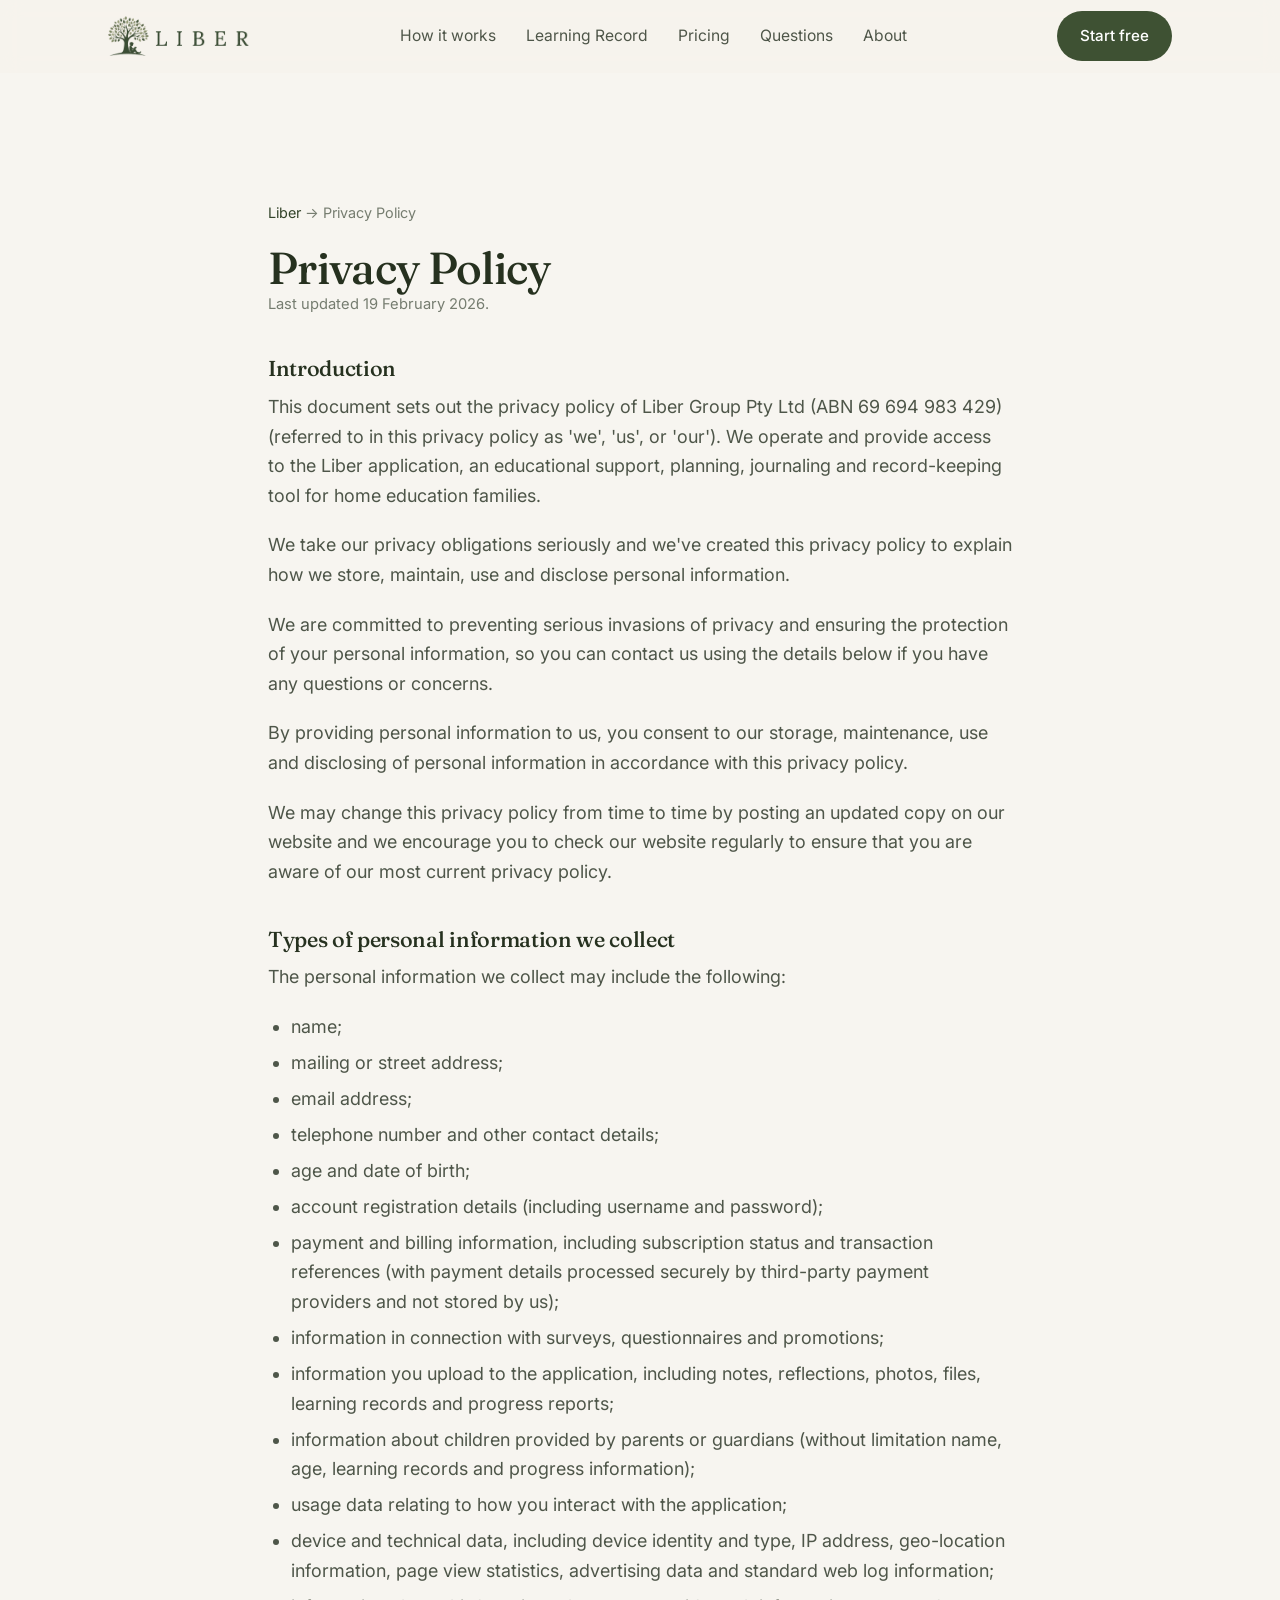
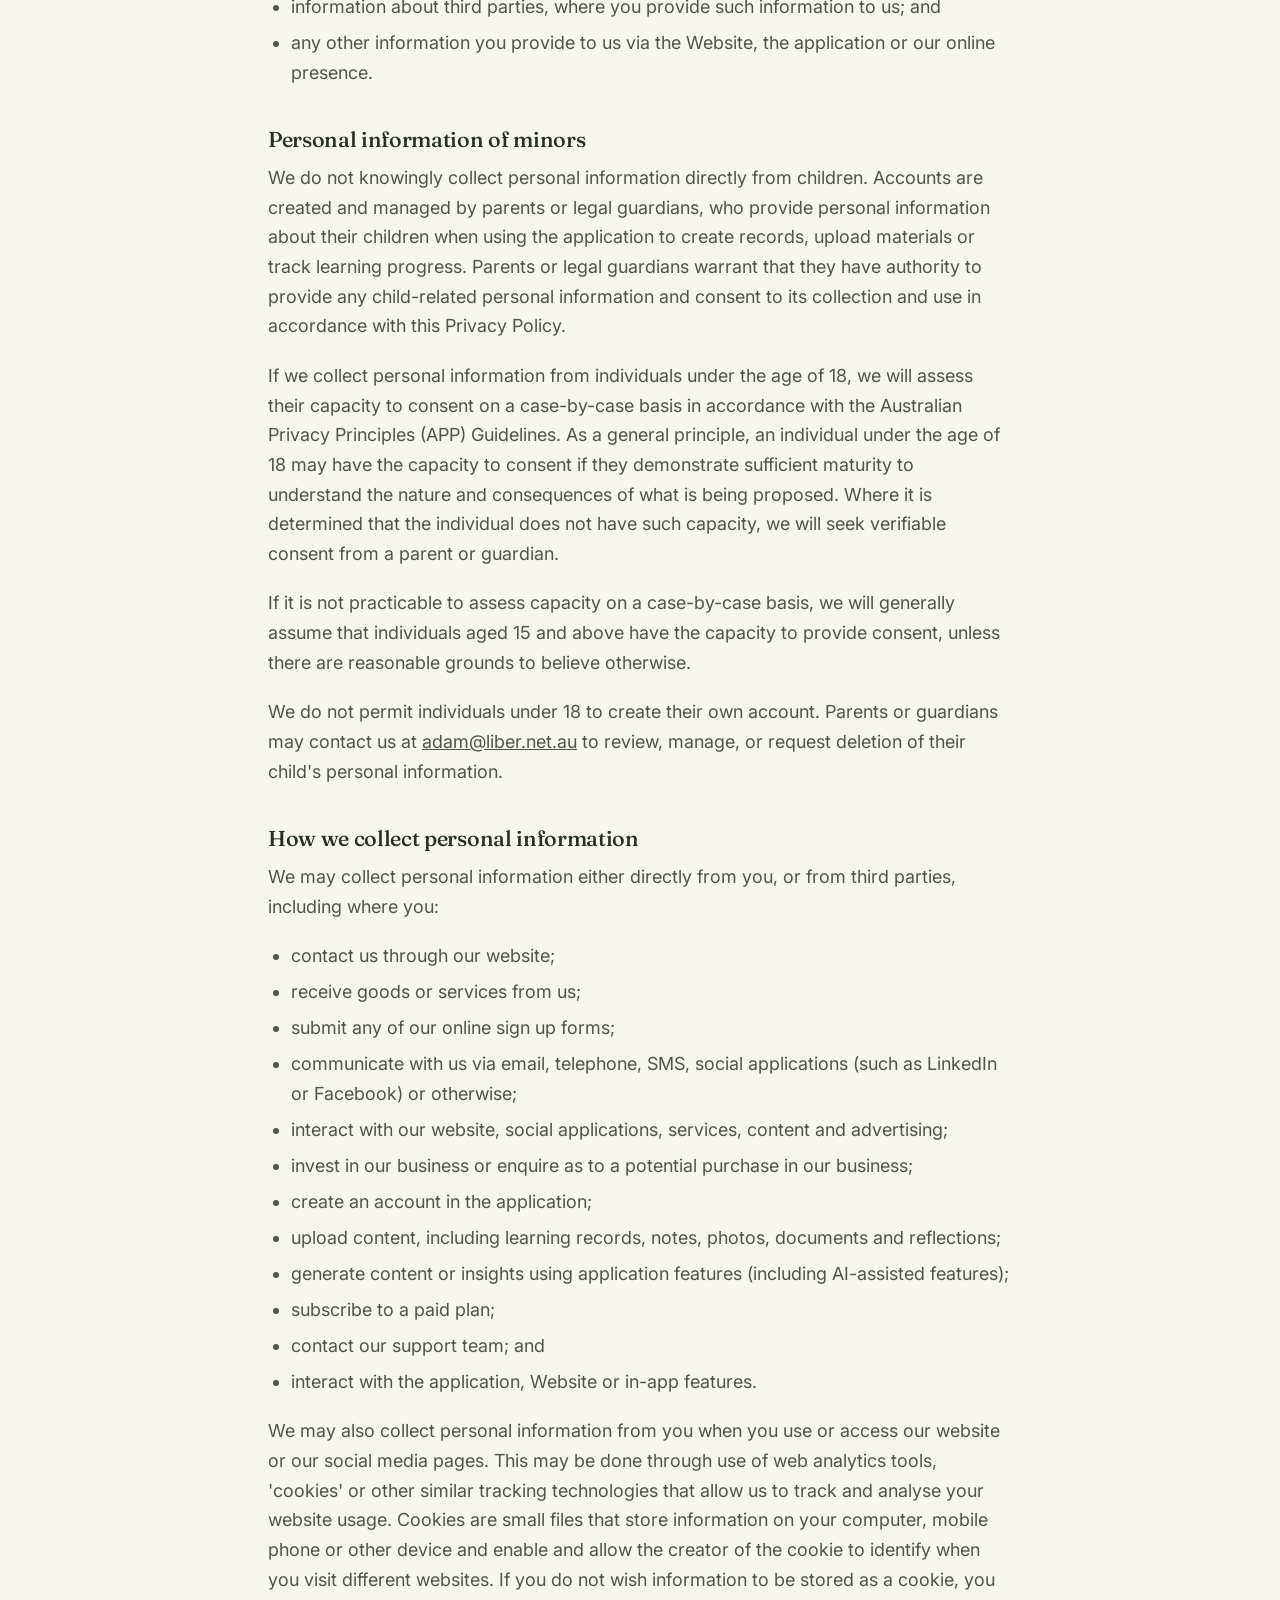
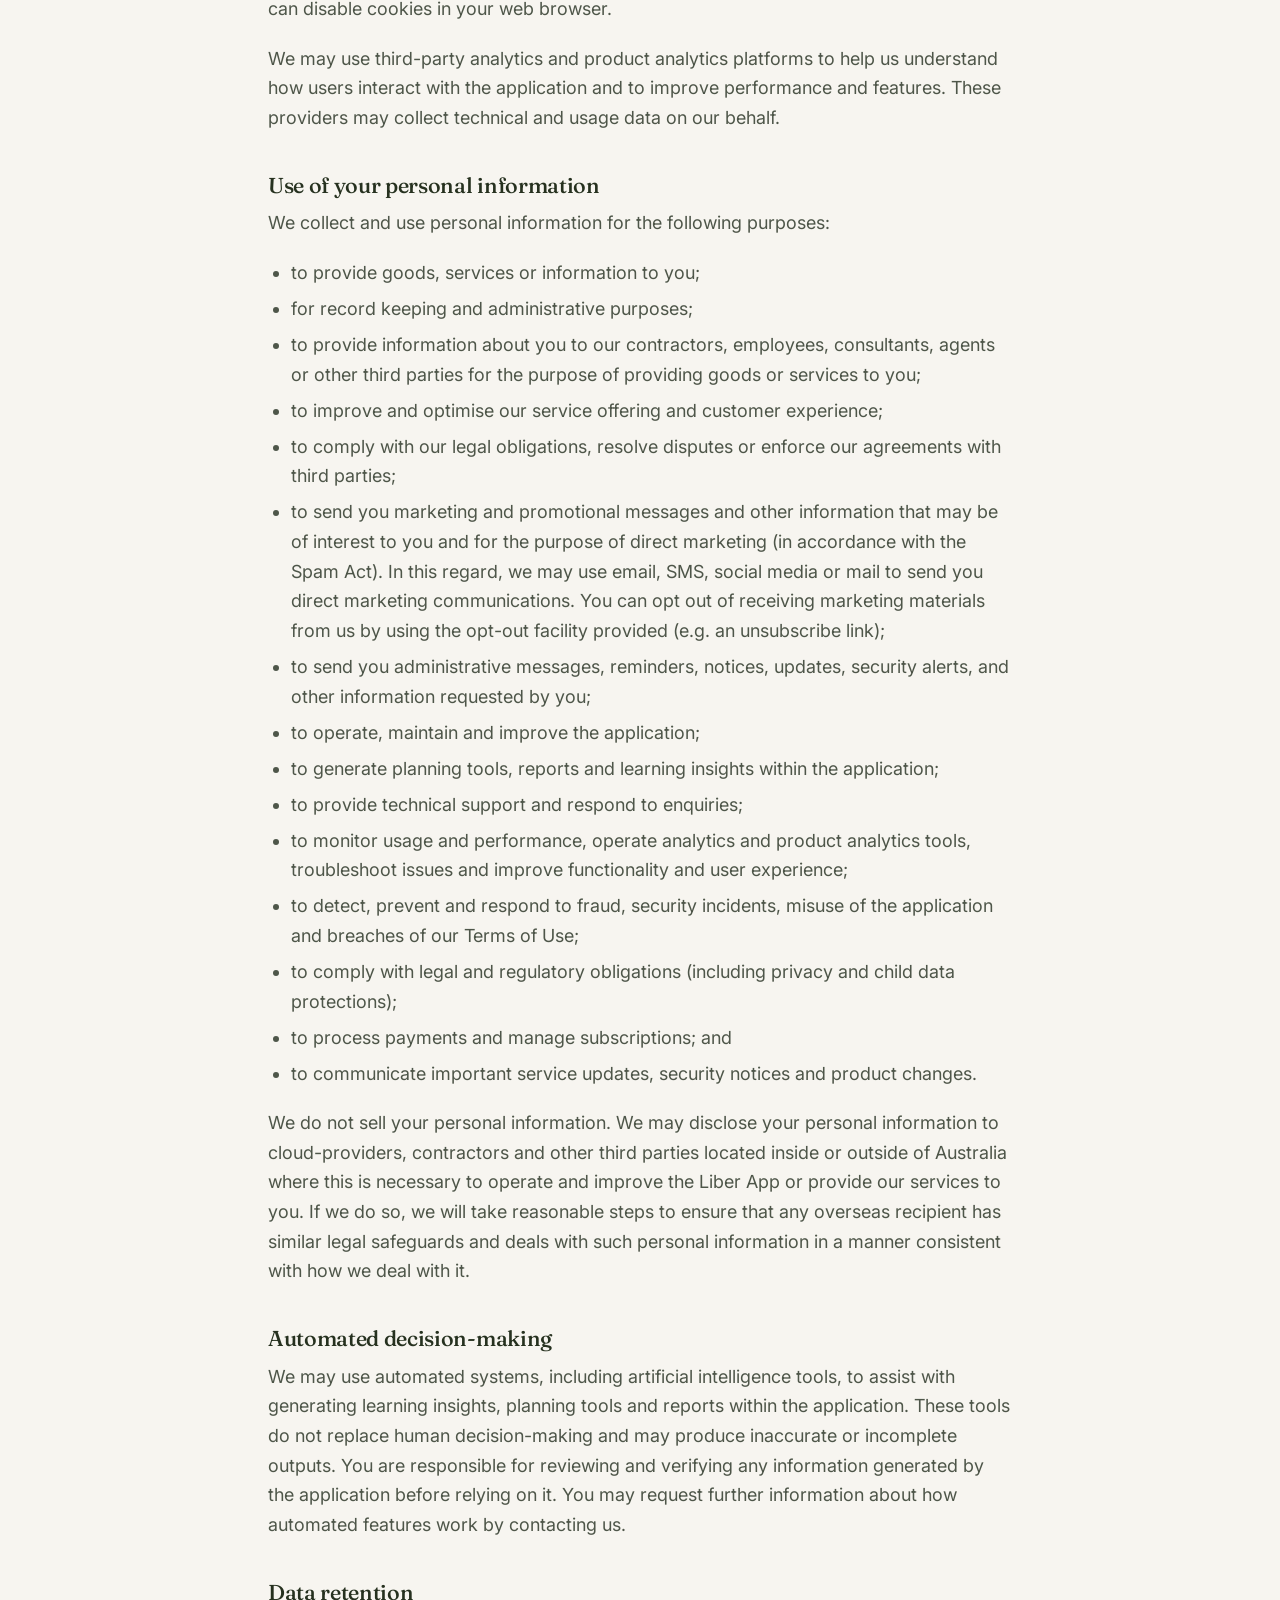
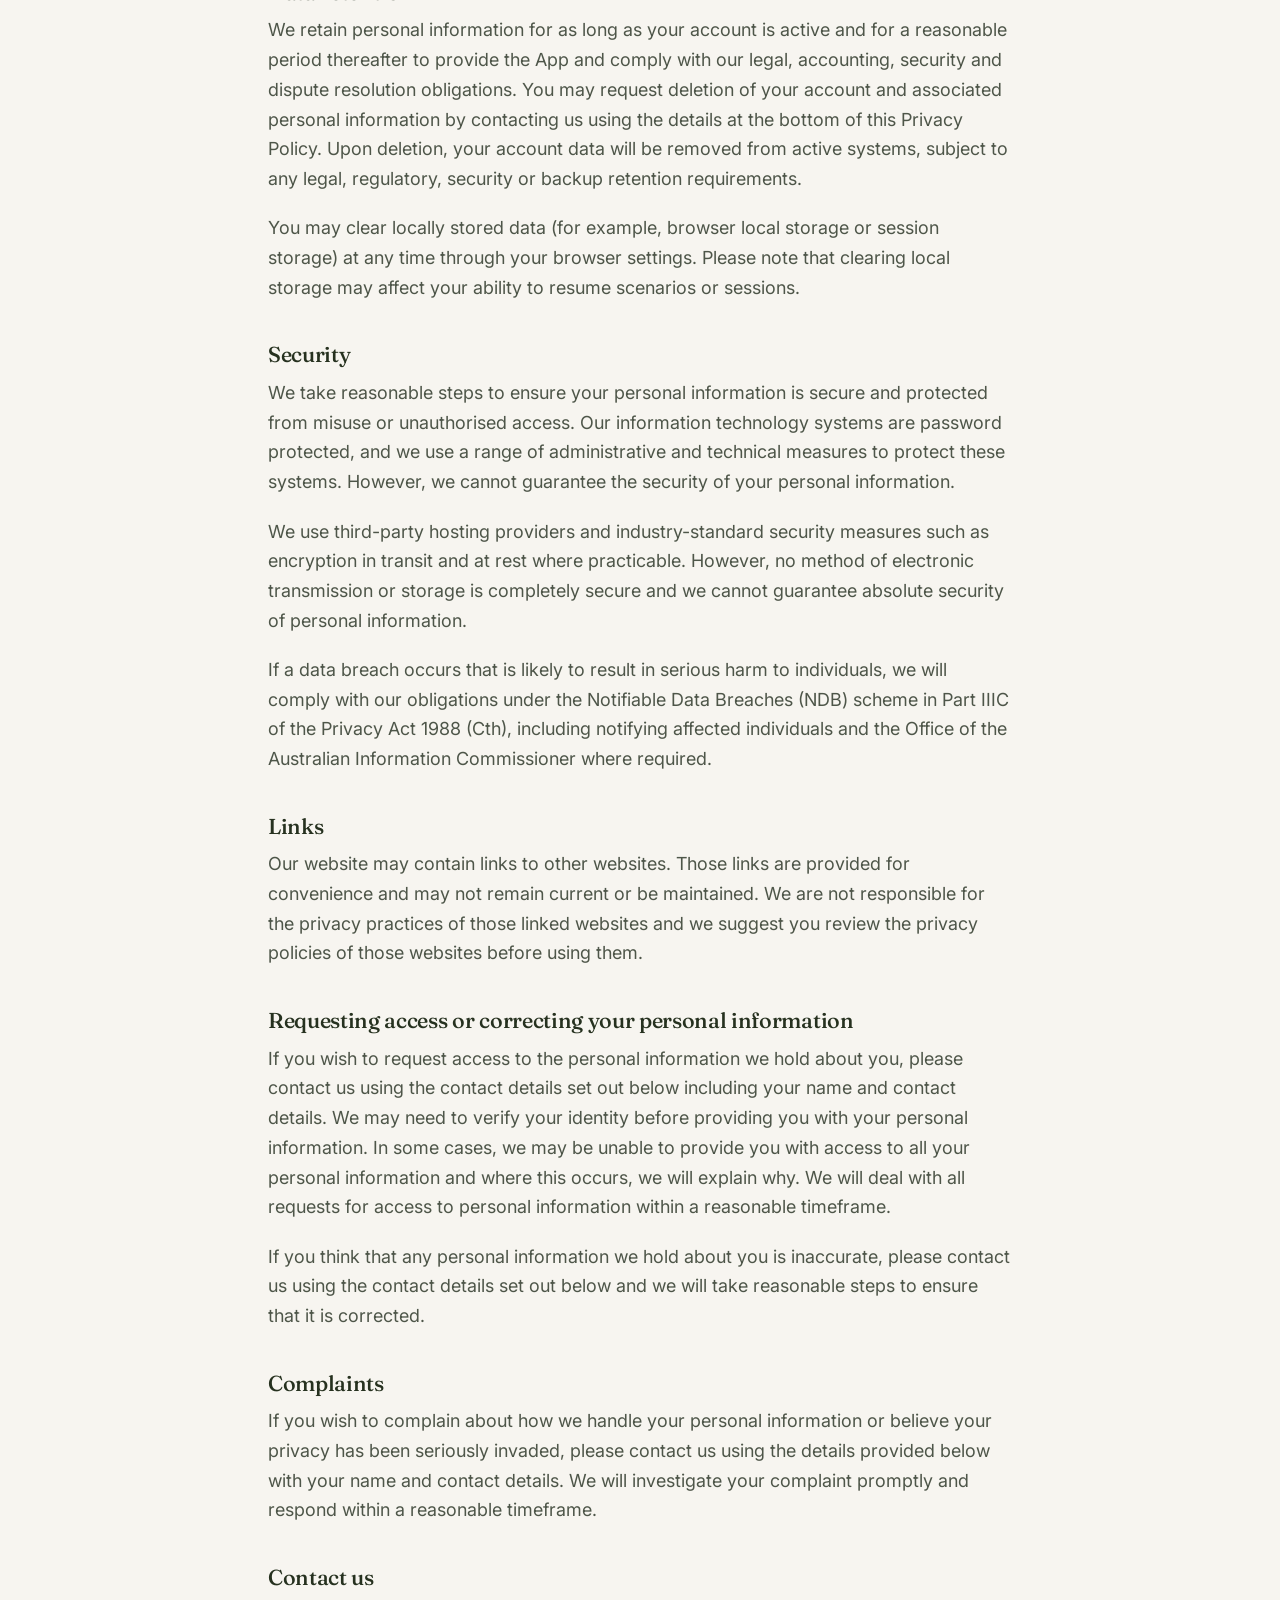
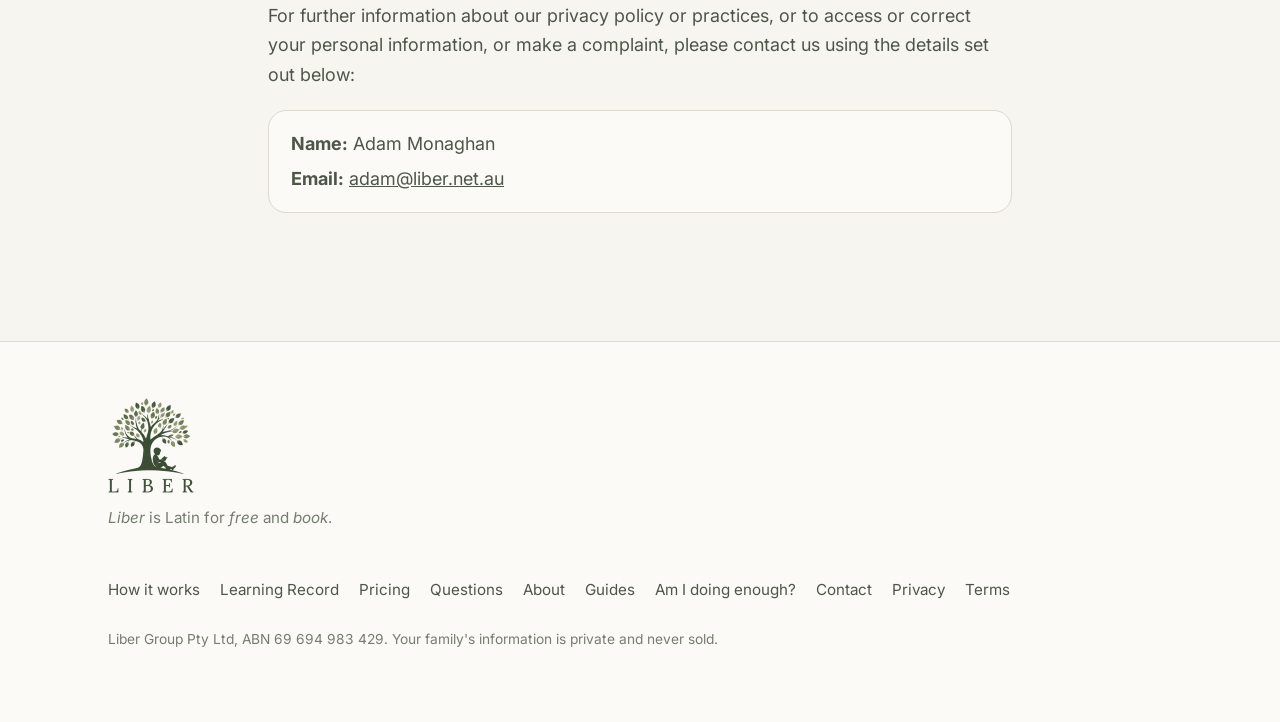
<file: privacy/index.html>
<!DOCTYPE html>
<html lang="en">
<head>
<script>
    !function(t,e){var o,n,p,r;e.__SV||(window.posthog && window.posthog.__loaded)||(window.posthog=e,e._i=[],e.init=function(i,s,a){function g(t,e){var o=e.split(".");2==o.length&&(t=t[o[0]],e=o[1]),t[e]=function(){t.push([e].concat(Array.prototype.slice.call(arguments,0)))}}(p=t.createElement("script")).type="text/javascript",p.crossOrigin="anonymous",p.async=!0,p.src=s.api_host.replace(".i.posthog.com","-assets.i.posthog.com")+"/static/array.js",(r=t.getElementsByTagName("script")[0]).parentNode.insertBefore(p,r);var u=e;for(void 0!==a?u=e[a]=[]:a="posthog",u.people=u.people||[],u.toString=function(t){var e="posthog";return"posthog"!==a&&(e+="."+a),t||(e+=" (stub)"),e},u.people.toString=function(){return u.toString(1)+".people (stub)"},o="init capture register register_once identify reset".split(" "),n=0;n<o.length;n++)g(u,o[n]);e._i.push([i,s,a])},e.__SV=1)}(document,window.posthog||[]);
    posthog.init('phc_2ThTXHl2KDJTQolhAJInrXvRKtKXohJTFI7QK8k49r2', { api_host: 'https://us.i.posthog.com', defaults: '2026-05-30', person_profiles: 'identified_only' })
</script>
<meta charset="UTF-8" />
<meta name="viewport" content="width=device-width, initial-scale=1.0" />
<link rel="icon" href="../favicon.svg" type="image/svg+xml" />
<link rel="icon" href="../favicon.ico" sizes="any" />
<link rel="apple-touch-icon" href="../apple-touch-icon.png" />
<meta name="theme-color" content="#3E5133" />
<title>Privacy Policy · Liber</title>
<meta name="description" content="How Liber Group Pty Ltd collects, uses, stores and protects your personal information — including children's learning records and photos." />
<link rel="canonical" href="https://liber.net.au/privacy/" />
<meta name="robots" content="index, follow" />
<link rel="preconnect" href="https://fonts.googleapis.com" />
<link rel="preconnect" href="https://fonts.gstatic.com" crossorigin />
<link href="https://fonts.googleapis.com/css2?family=Fraunces:opsz,wght@9..144,400;9..144,500;9..144,600&family=Inter:wght@400;450;500;600&display=swap" rel="stylesheet" />
<link rel="stylesheet" href="../assets/site.css" />
<style>
  .legal{max-width:800px;}
  .legal h2{font-size:1.35rem;margin:1.9em 0 .5em;}
  .legal p,.legal li{color:var(--ink-soft);}
  .legal ul{padding-left:1.25em;margin:0 0 1.1em;} .legal li{margin:.35em 0;}
  .legal .updated{color:var(--ink-faint);font-size:.92rem;}
  .legal .contact{background:var(--paper-2);border:1px solid var(--line);border-radius:var(--radius);padding:18px 22px;margin-top:12px;}
</style>
</head>
<body>

<header class="site" id="header">
  <div class="wrap nav">
    <a href="/" class="logo" aria-label="Liber home"><img src="/images/liber-logo-horizontal.png" alt="Liber" width="141" height="40" /></a>
    <nav class="nav-links" id="nav-links" aria-label="Main">
      <a href="/#how">How it works</a>
      <a href="/learning-record/">Learning Record</a>
      <a href="/#pricing">Pricing</a>
      <a href="/#questions">Questions</a>
      <a href="/about/">About</a>
      <a href="https://app.liber.net.au/signup/?utm_source=liber_site&amp;utm_medium=web&amp;utm_content=nav_menu" class="nav-menu-cta">Start free</a>
    </nav>
    <div class="nav-actions">
      <a href="https://app.liber.net.au/signup/?utm_source=liber_site&amp;utm_medium=web&amp;utm_content=nav" class="btn btn-primary nav-cta">Start free</a>
      <button class="nav-toggle" aria-label="Menu" aria-controls="nav-links" aria-expanded="false">Menu</button>
    </div>
  </div>
</header>

<main>
  <section>
    <div class="wrap legal">
      <div class="crumb"><a href="/">Liber</a> → Privacy Policy</div>
      <h1 class="display" style="font-size:clamp(2rem,4vw,2.8rem);">Privacy Policy</h1>
      <p class="updated">Last updated 19 February 2026.</p>

      <h2>Introduction</h2>
      <p>This document sets out the privacy policy of Liber Group Pty Ltd (ABN 69 694 983 429) (referred to in this privacy policy as 'we', 'us', or 'our'). We operate and provide access to the Liber application, an educational support, planning, journaling and record-keeping tool for home education families.</p>
      <p>We take our privacy obligations seriously and we've created this privacy policy to explain how we store, maintain, use and disclose personal information.</p>
      <p>We are committed to preventing serious invasions of privacy and ensuring the protection of your personal information, so you can contact us using the details below if you have any questions or concerns.</p>
      <p>By providing personal information to us, you consent to our storage, maintenance, use and disclosing of personal information in accordance with this privacy policy.</p>
      <p>We may change this privacy policy from time to time by posting an updated copy on our website and we encourage you to check our website regularly to ensure that you are aware of our most current privacy policy.</p>

      <h2>Types of personal information we collect</h2>
      <p>The personal information we collect may include the following:</p>
      <ul>
        <li>name;</li>
        <li>mailing or street address;</li>
        <li>email address;</li>
        <li>telephone number and other contact details;</li>
        <li>age and date of birth;</li>
        <li>account registration details (including username and password);</li>
        <li>payment and billing information, including subscription status and transaction references (with payment details processed securely by third-party payment providers and not stored by us);</li>
        <li>information in connection with surveys, questionnaires and promotions;</li>
        <li>information you upload to the application, including notes, reflections, photos, files, learning records and progress reports;</li>
        <li>information about children provided by parents or guardians (without limitation name, age, learning records and progress information);</li>
        <li>usage data relating to how you interact with the application;</li>
        <li>device and technical data, including device identity and type, IP address, geo-location information, page view statistics, advertising data and standard web log information;</li>
        <li>information about third parties, where you provide such information to us; and</li>
        <li>any other information you provide to us via the Website, the application or our online presence.</li>
      </ul>

      <h2>Personal information of minors</h2>
      <p>We do not knowingly collect personal information directly from children. Accounts are created and managed by parents or legal guardians, who provide personal information about their children when using the application to create records, upload materials or track learning progress. Parents or legal guardians warrant that they have authority to provide any child-related personal information and consent to its collection and use in accordance with this Privacy Policy.</p>
      <p>If we collect personal information from individuals under the age of 18, we will assess their capacity to consent on a case-by-case basis in accordance with the Australian Privacy Principles (APP) Guidelines. As a general principle, an individual under the age of 18 may have the capacity to consent if they demonstrate sufficient maturity to understand the nature and consequences of what is being proposed. Where it is determined that the individual does not have such capacity, we will seek verifiable consent from a parent or guardian.</p>
      <p>If it is not practicable to assess capacity on a case-by-case basis, we will generally assume that individuals aged 15 and above have the capacity to provide consent, unless there are reasonable grounds to believe otherwise.</p>
      <p>We do not permit individuals under 18 to create their own account. Parents or guardians may contact us at <a href="mailto:adam@liber.net.au">adam@liber.net.au</a> to review, manage, or request deletion of their child's personal information.</p>

      <h2>How we collect personal information</h2>
      <p>We may collect personal information either directly from you, or from third parties, including where you:</p>
      <ul>
        <li>contact us through our website;</li>
        <li>receive goods or services from us;</li>
        <li>submit any of our online sign up forms;</li>
        <li>communicate with us via email, telephone, SMS, social applications (such as LinkedIn or Facebook) or otherwise;</li>
        <li>interact with our website, social applications, services, content and advertising;</li>
        <li>invest in our business or enquire as to a potential purchase in our business;</li>
        <li>create an account in the application;</li>
        <li>upload content, including learning records, notes, photos, documents and reflections;</li>
        <li>generate content or insights using application features (including AI-assisted features);</li>
        <li>subscribe to a paid plan;</li>
        <li>contact our support team; and</li>
        <li>interact with the application, Website or in-app features.</li>
      </ul>
      <p>We may also collect personal information from you when you use or access our website or our social media pages. This may be done through use of web analytics tools, 'cookies' or other similar tracking technologies that allow us to track and analyse your website usage. Cookies are small files that store information on your computer, mobile phone or other device and enable and allow the creator of the cookie to identify when you visit different websites. If you do not wish information to be stored as a cookie, you can disable cookies in your web browser.</p>
      <p>We may use third-party analytics and product analytics platforms to help us understand how users interact with the application and to improve performance and features. These providers may collect technical and usage data on our behalf.</p>

      <h2>Use of your personal information</h2>
      <p>We collect and use personal information for the following purposes:</p>
      <ul>
        <li>to provide goods, services or information to you;</li>
        <li>for record keeping and administrative purposes;</li>
        <li>to provide information about you to our contractors, employees, consultants, agents or other third parties for the purpose of providing goods or services to you;</li>
        <li>to improve and optimise our service offering and customer experience;</li>
        <li>to comply with our legal obligations, resolve disputes or enforce our agreements with third parties;</li>
        <li>to send you marketing and promotional messages and other information that may be of interest to you and for the purpose of direct marketing (in accordance with the Spam Act). In this regard, we may use email, SMS, social media or mail to send you direct marketing communications. You can opt out of receiving marketing materials from us by using the opt-out facility provided (e.g. an unsubscribe link);</li>
        <li>to send you administrative messages, reminders, notices, updates, security alerts, and other information requested by you;</li>
        <li>to operate, maintain and improve the application;</li>
        <li>to generate planning tools, reports and learning insights within the application;</li>
        <li>to provide technical support and respond to enquiries;</li>
        <li>to monitor usage and performance, operate analytics and product analytics tools, troubleshoot issues and improve functionality and user experience;</li>
        <li>to detect, prevent and respond to fraud, security incidents, misuse of the application and breaches of our Terms of Use;</li>
        <li>to comply with legal and regulatory obligations (including privacy and child data protections);</li>
        <li>to process payments and manage subscriptions; and</li>
        <li>to communicate important service updates, security notices and product changes.</li>
      </ul>
      <p>We do not sell your personal information. We may disclose your personal information to cloud-providers, contractors and other third parties located inside or outside of Australia where this is necessary to operate and improve the Liber App or provide our services to you. If we do so, we will take reasonable steps to ensure that any overseas recipient has similar legal safeguards and deals with such personal information in a manner consistent with how we deal with it.</p>

      <h2>Automated decision-making</h2>
      <p>We may use automated systems, including artificial intelligence tools, to assist with generating learning insights, planning tools and reports within the application. These tools do not replace human decision-making and may produce inaccurate or incomplete outputs. You are responsible for reviewing and verifying any information generated by the application before relying on it. You may request further information about how automated features work by contacting us.</p>

      <h2>Data retention</h2>
      <p>We retain personal information for as long as your account is active and for a reasonable period thereafter to provide the App and comply with our legal, accounting, security and dispute resolution obligations. You may request deletion of your account and associated personal information by contacting us using the details at the bottom of this Privacy Policy. Upon deletion, your account data will be removed from active systems, subject to any legal, regulatory, security or backup retention requirements.</p>
      <p>You may clear locally stored data (for example, browser local storage or session storage) at any time through your browser settings. Please note that clearing local storage may affect your ability to resume scenarios or sessions.</p>

      <h2>Security</h2>
      <p>We take reasonable steps to ensure your personal information is secure and protected from misuse or unauthorised access. Our information technology systems are password protected, and we use a range of administrative and technical measures to protect these systems. However, we cannot guarantee the security of your personal information.</p>
      <p>We use third-party hosting providers and industry-standard security measures such as encryption in transit and at rest where practicable. However, no method of electronic transmission or storage is completely secure and we cannot guarantee absolute security of personal information.</p>
      <p>If a data breach occurs that is likely to result in serious harm to individuals, we will comply with our obligations under the Notifiable Data Breaches (NDB) scheme in Part IIIC of the Privacy Act 1988 (Cth), including notifying affected individuals and the Office of the Australian Information Commissioner where required.</p>

      <h2>Links</h2>
      <p>Our website may contain links to other websites. Those links are provided for convenience and may not remain current or be maintained. We are not responsible for the privacy practices of those linked websites and we suggest you review the privacy policies of those websites before using them.</p>

      <h2>Requesting access or correcting your personal information</h2>
      <p>If you wish to request access to the personal information we hold about you, please contact us using the contact details set out below including your name and contact details. We may need to verify your identity before providing you with your personal information. In some cases, we may be unable to provide you with access to all your personal information and where this occurs, we will explain why. We will deal with all requests for access to personal information within a reasonable timeframe.</p>
      <p>If you think that any personal information we hold about you is inaccurate, please contact us using the contact details set out below and we will take reasonable steps to ensure that it is corrected.</p>

      <h2>Complaints</h2>
      <p>If you wish to complain about how we handle your personal information or believe your privacy has been seriously invaded, please contact us using the details provided below with your name and contact details. We will investigate your complaint promptly and respond within a reasonable timeframe.</p>

      <h2>Contact us</h2>
      <p>For further information about our privacy policy or practices, or to access or correct your personal information, or make a complaint, please contact us using the details set out below:</p>
      <div class="contact">
        <p style="margin:0;"><strong>Name:</strong> Adam Monaghan</p>
        <p style="margin:6px 0 0;"><strong>Email:</strong> <a href="mailto:adam@liber.net.au">adam@liber.net.au</a></p>
      </div>
    </div>
  </section>
</main>

<footer class="site">
  <div class="wrap">
    <div class="foot-grid">
      <div>
        <a href="/" class="logo logo-foot" aria-label="Liber home"><img src="/images/liber-lockup.png" alt="Liber" width="86" height="95" loading="lazy" /></a>
        <p class="meaning"><i>Liber</i> is Latin for <i>free</i> and <i>book</i>.</p>
      </div>
      <nav class="foot-links" aria-label="Footer">
        <a href="/#how">How it works</a>
        <a href="/learning-record/">Learning Record</a>
        <a href="/#pricing">Pricing</a>
        <a href="/#questions">Questions</a>
        <a href="/about/">About</a>
        <a href="/guides/">Guides</a>
        <a href="/am-i-doing-enough/">Am I doing enough?</a>
        <a href="mailto:support@liber.net.au">Contact</a>
        <a href="/privacy/">Privacy</a>
        <a href="/terms/">Terms</a>
      </nav>
    </div>
    <p class="foot-note">Liber Group Pty Ltd, ABN 69 694 983 429. Your family's information is private and never sold.</p>
  </div>
</footer>

<script src="../assets/site.js" defer></script>
</body>
</html>
</file>
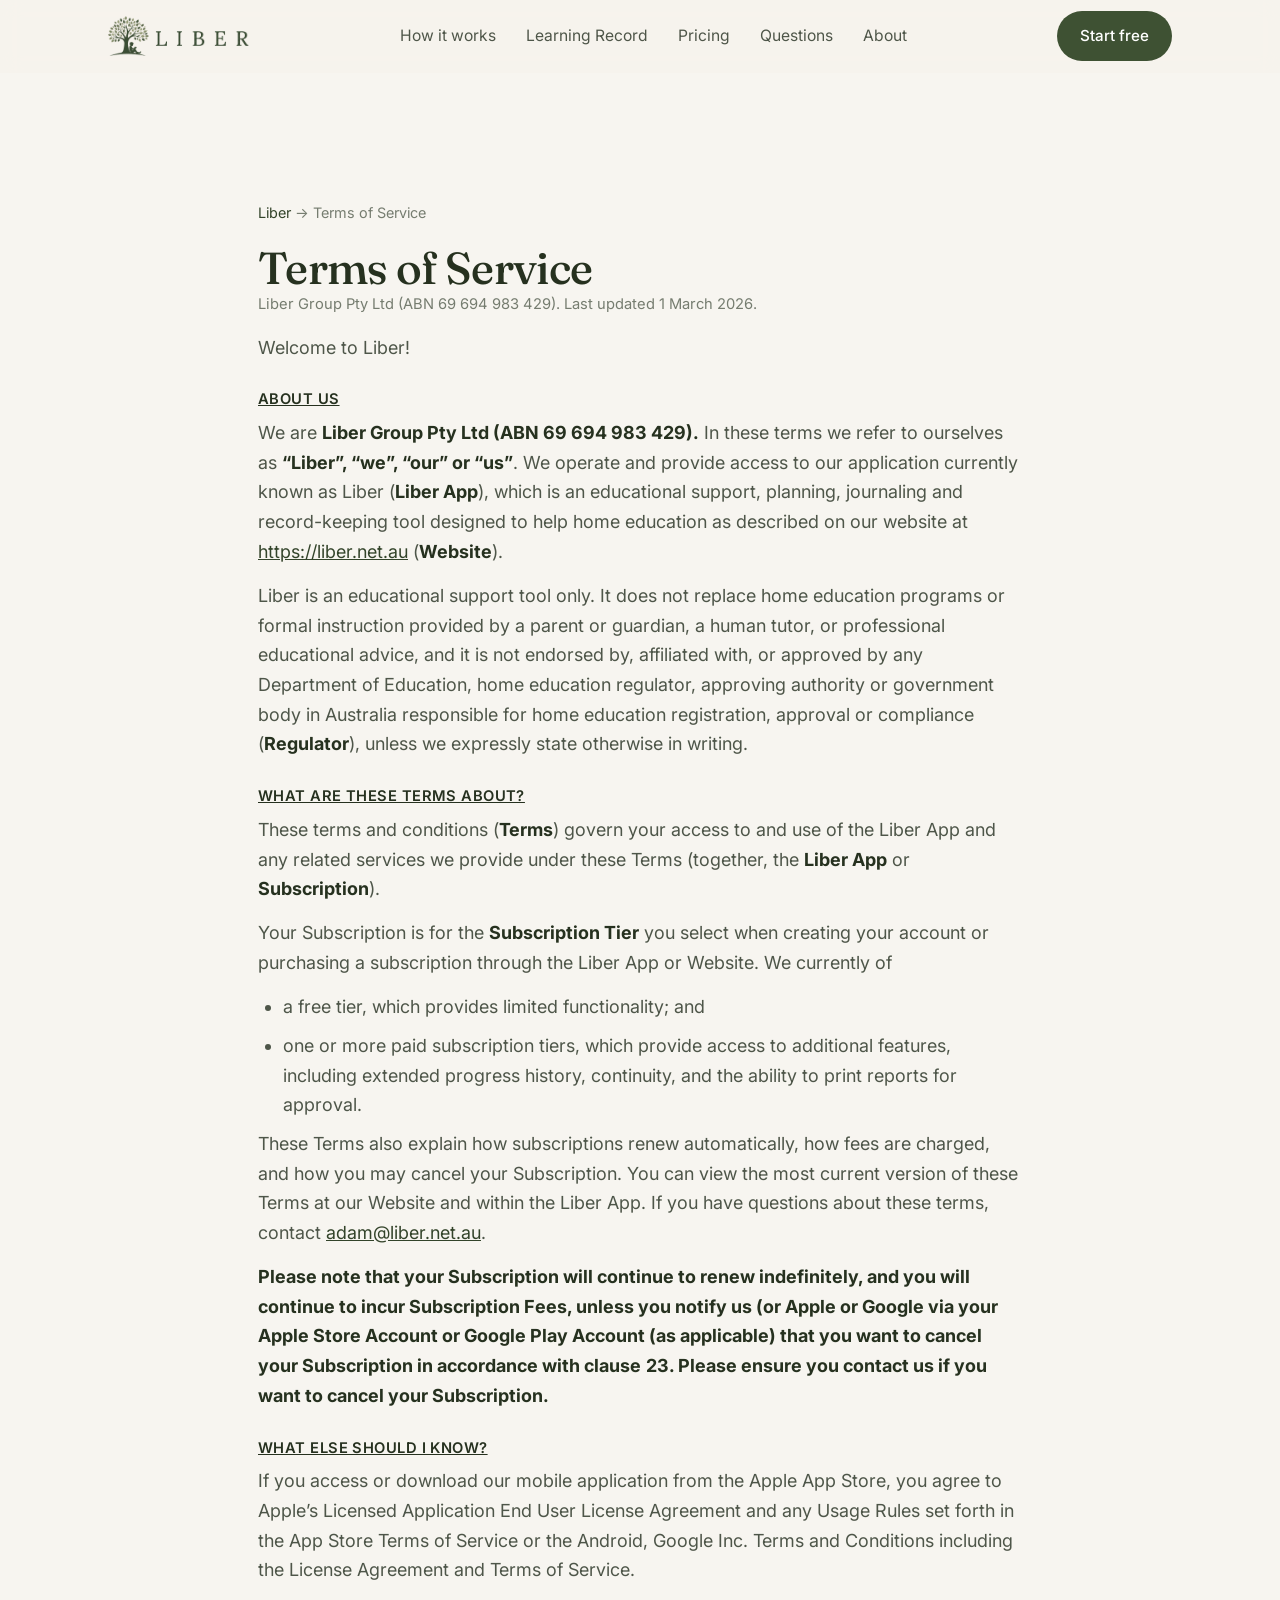
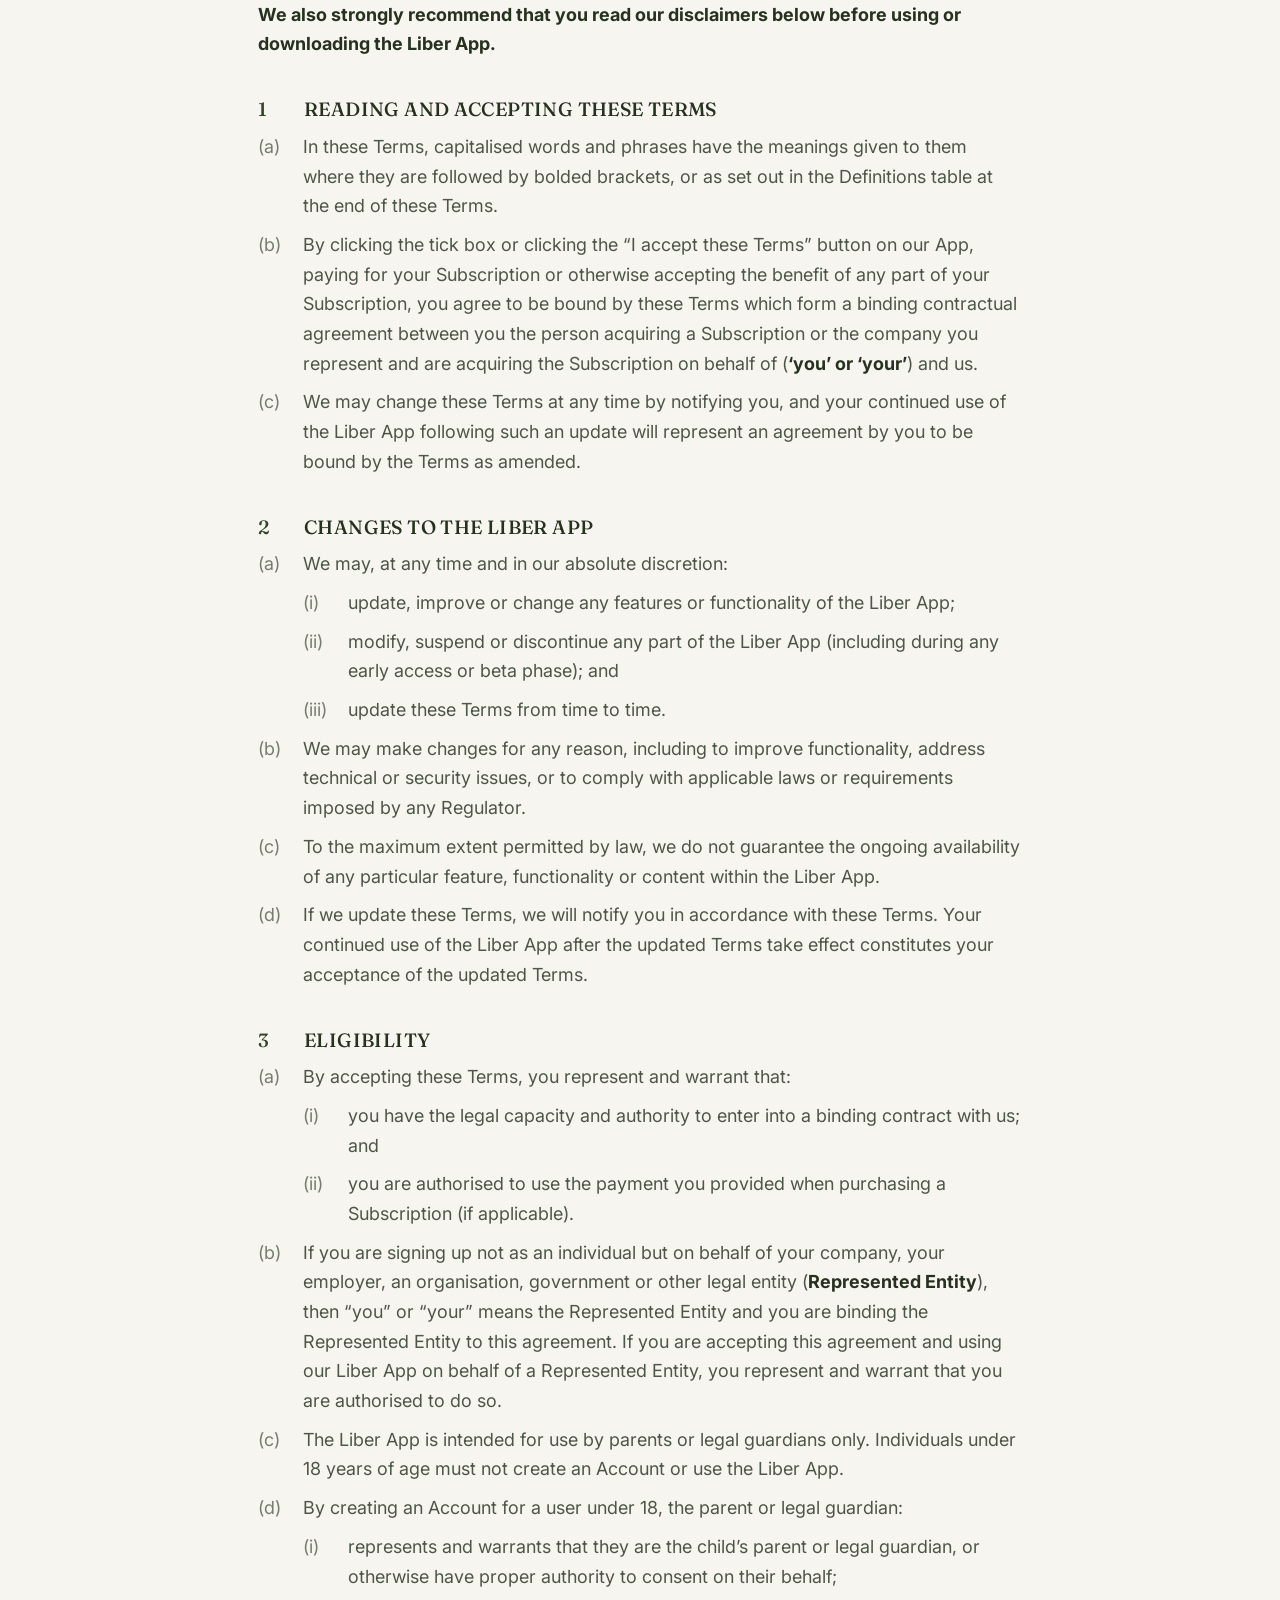
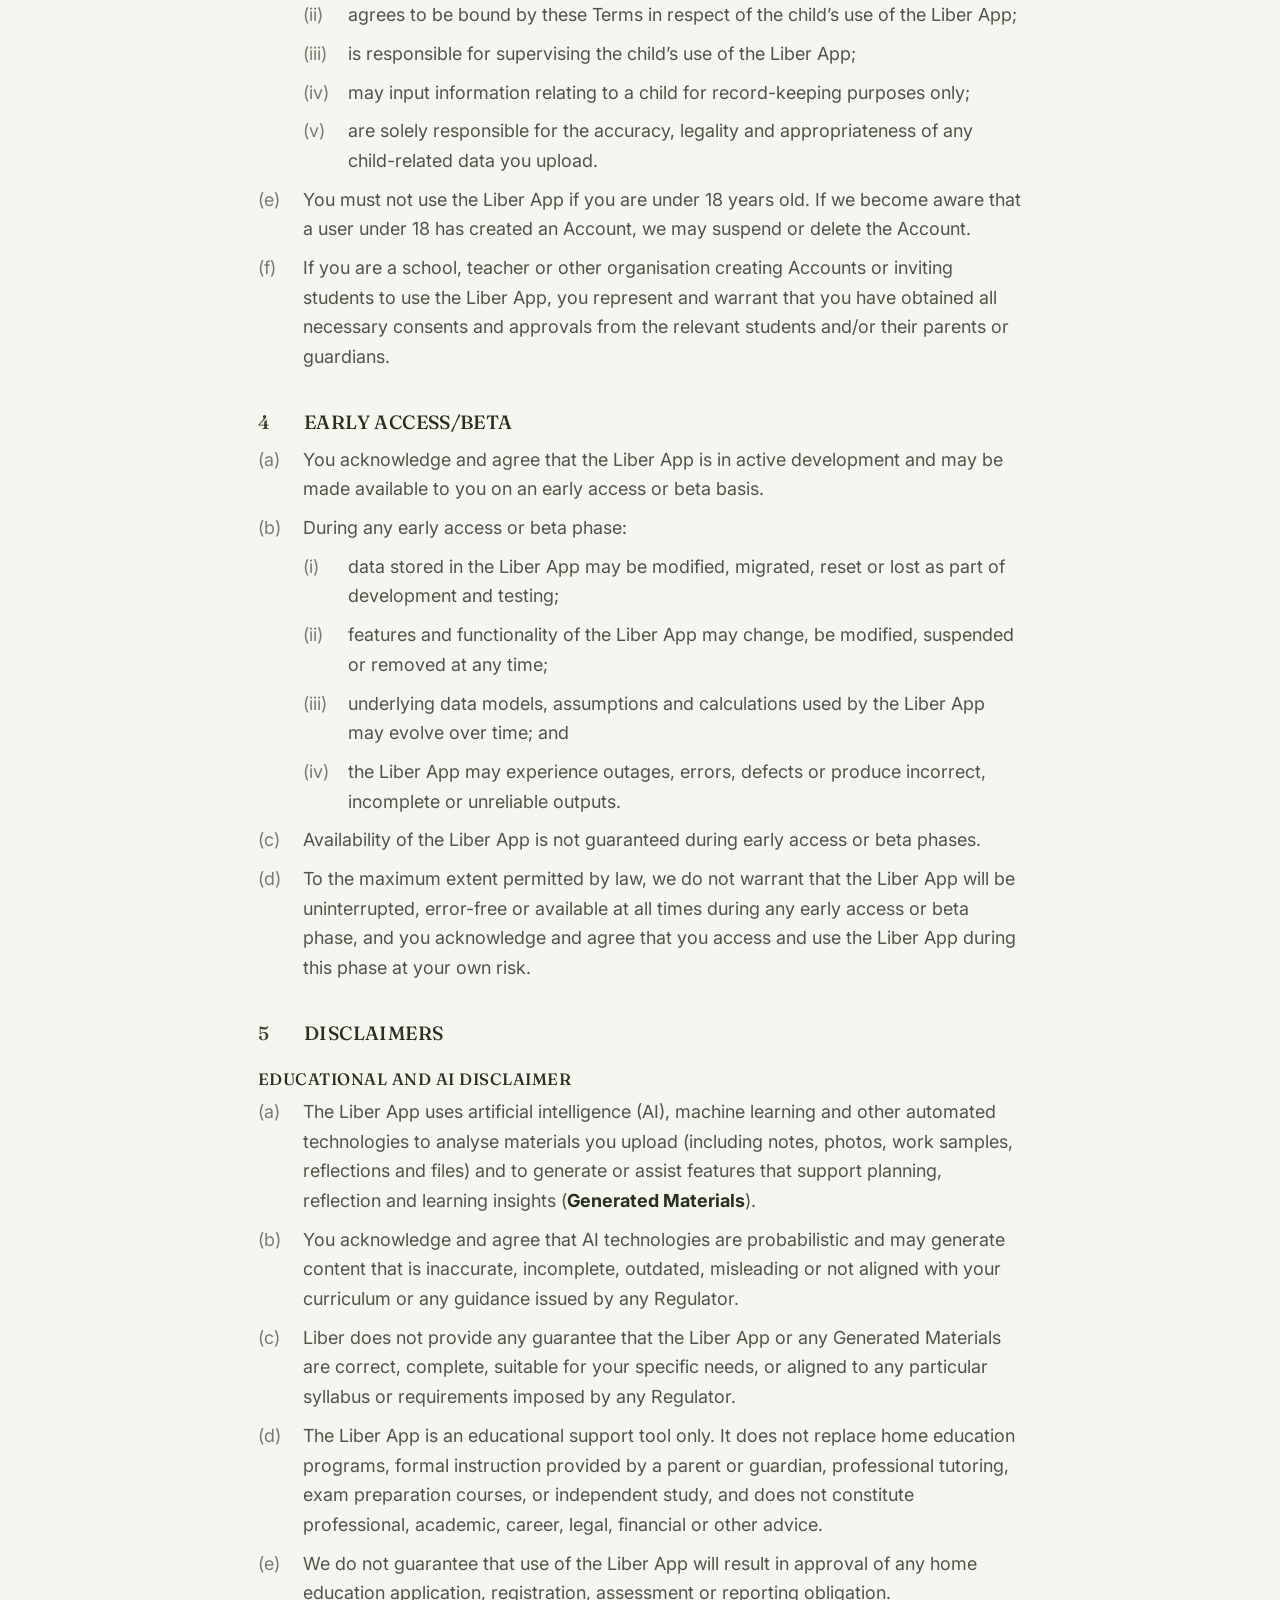
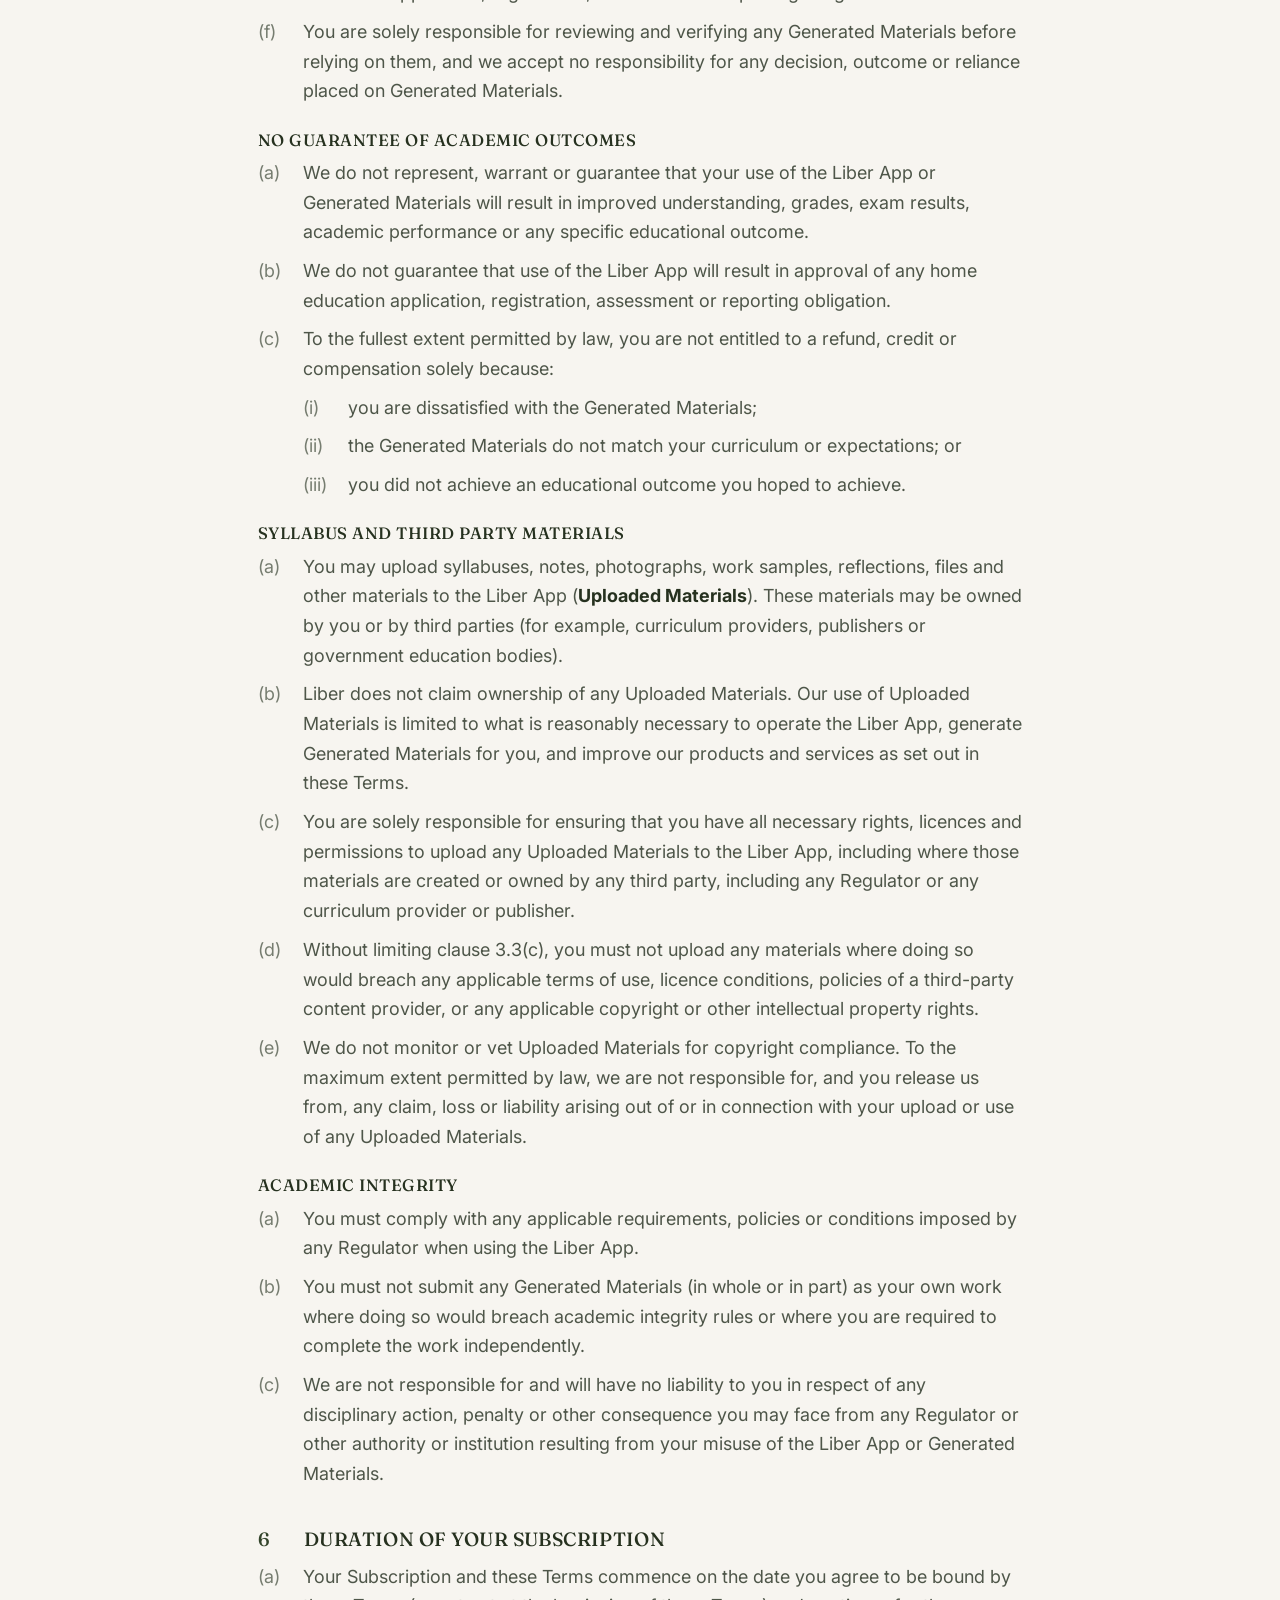
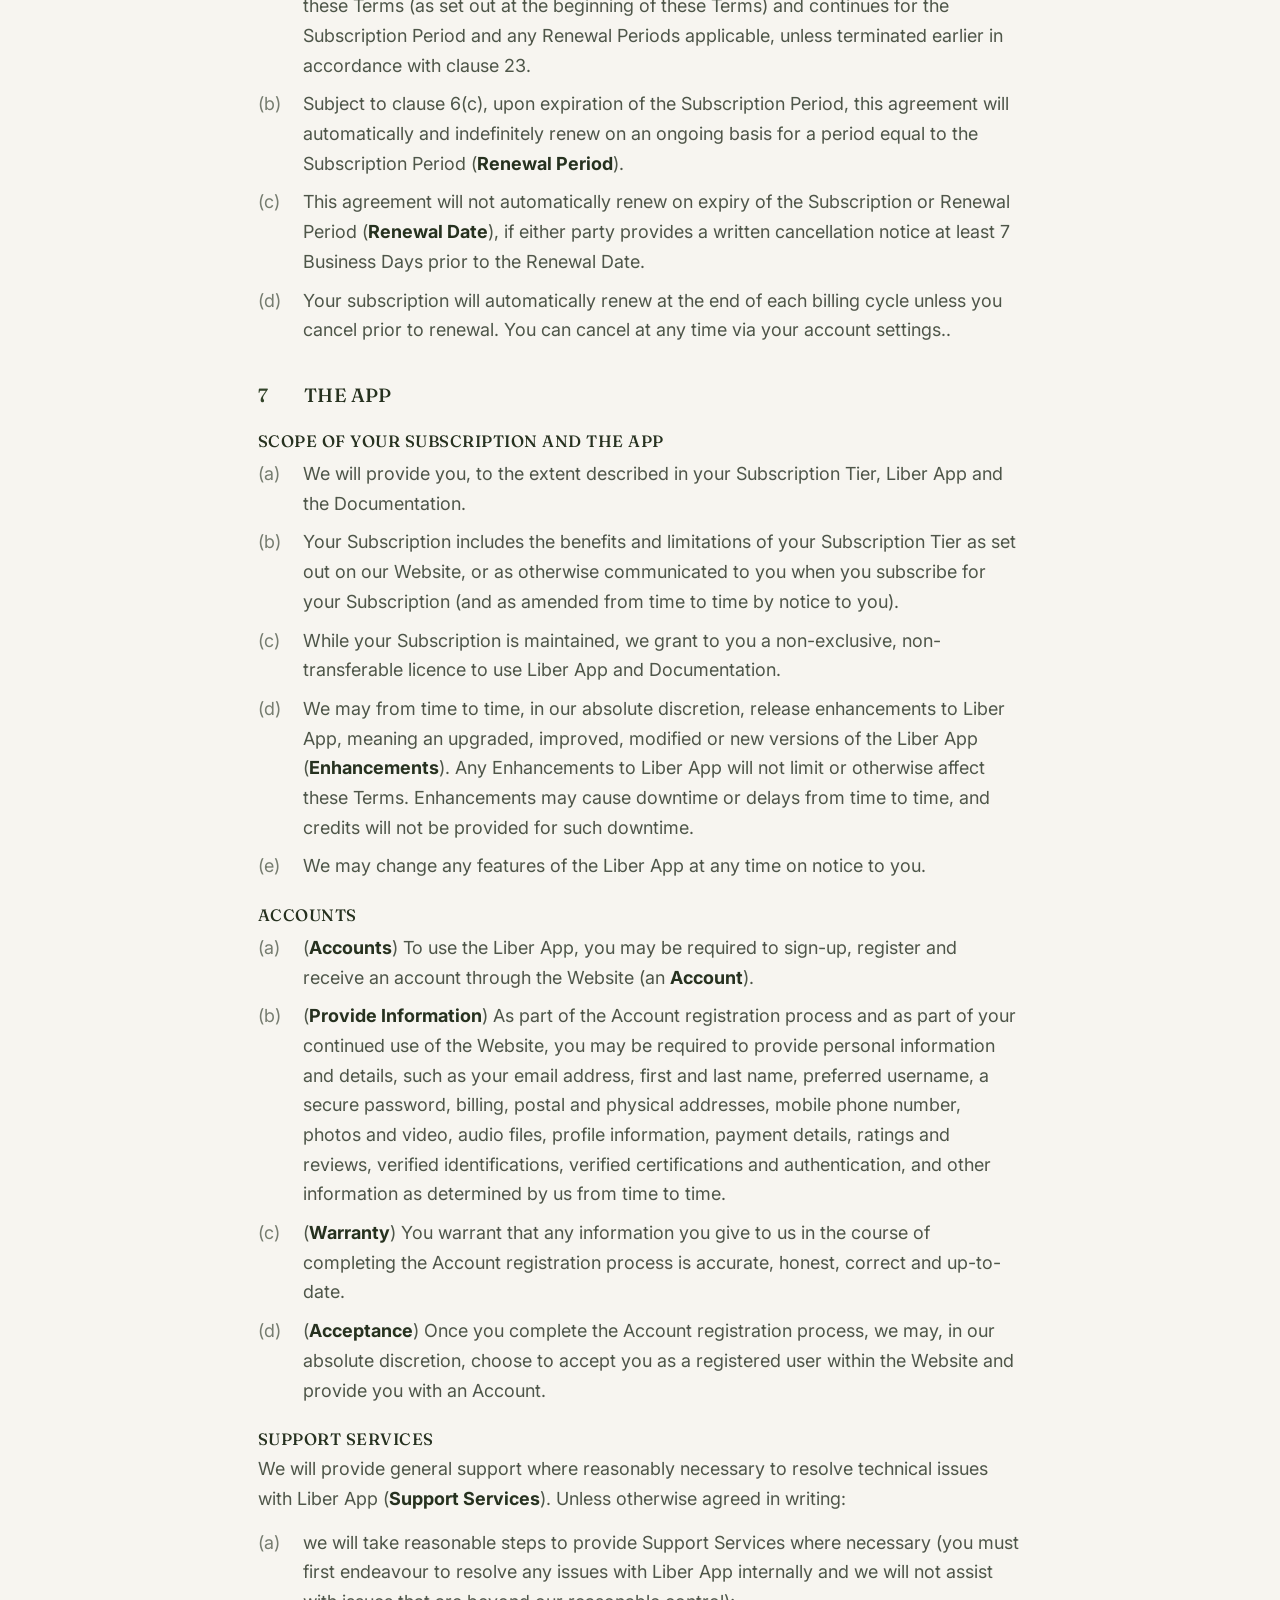
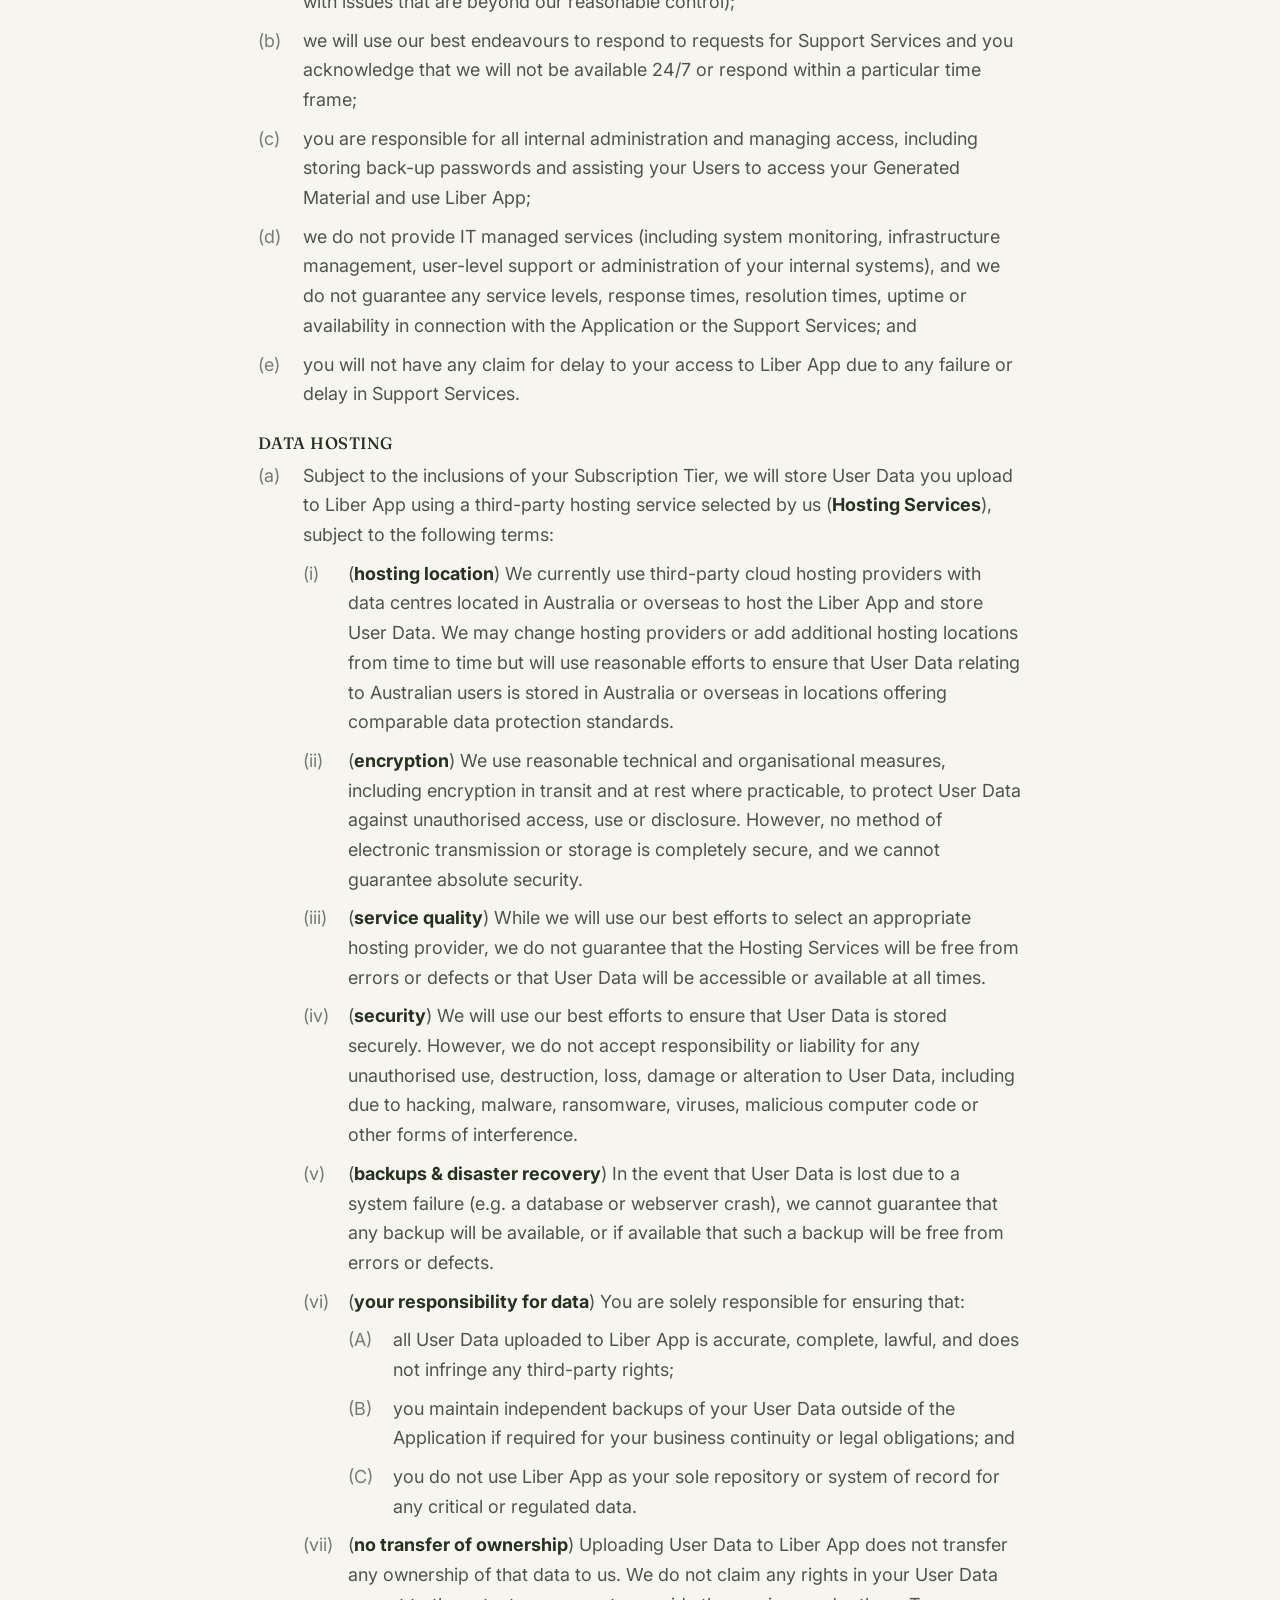
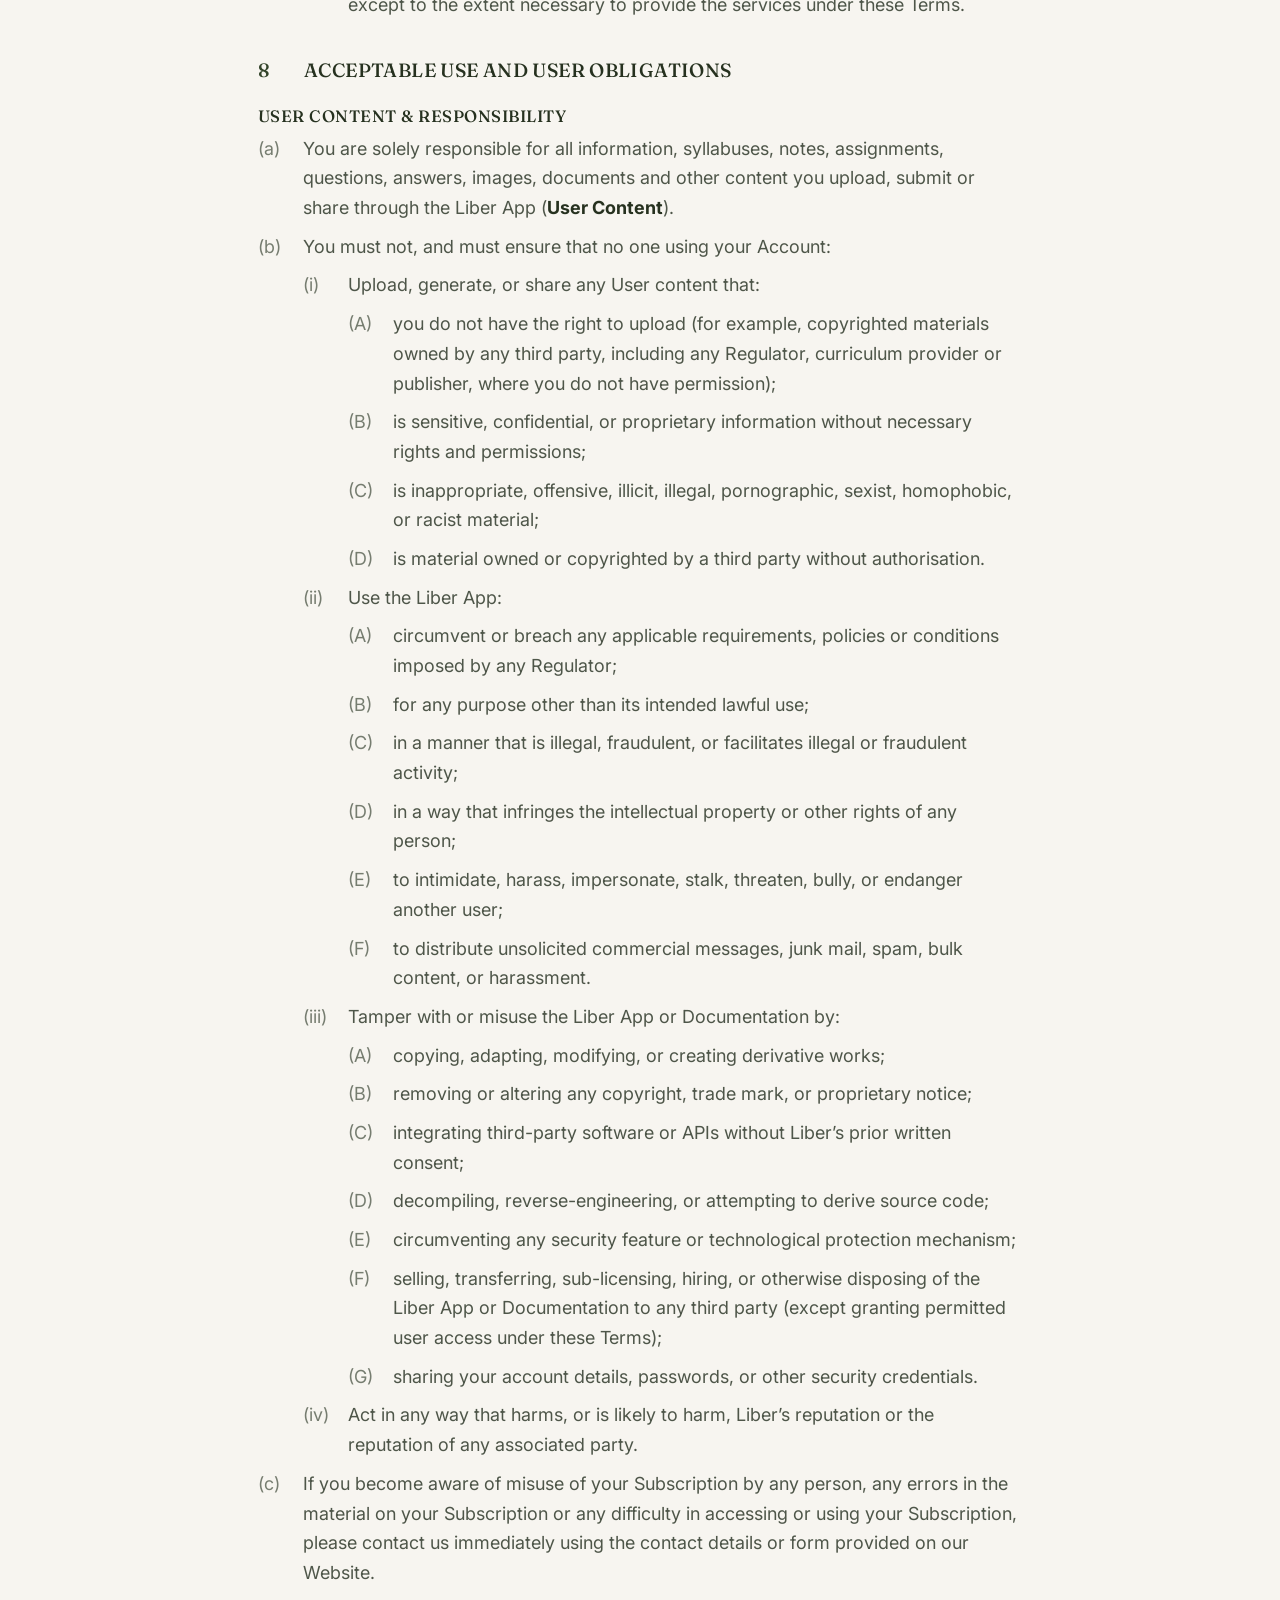
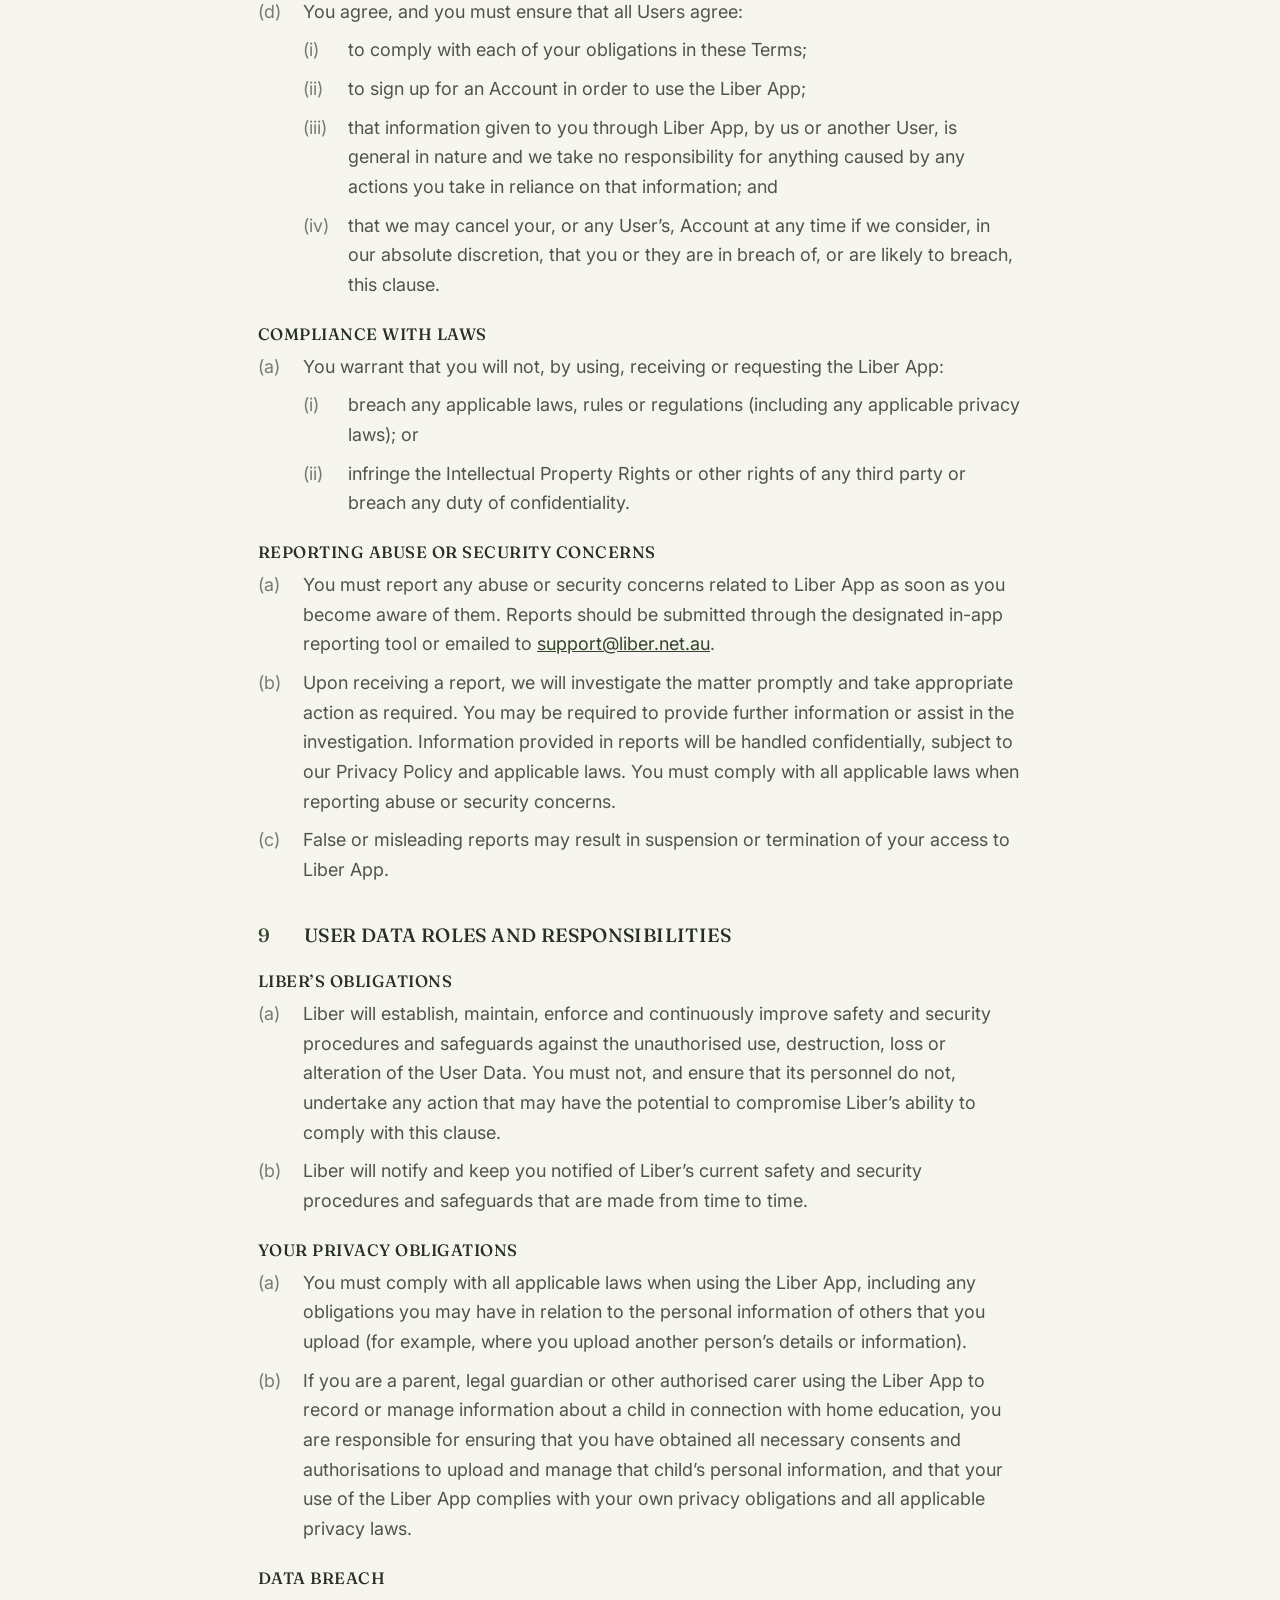
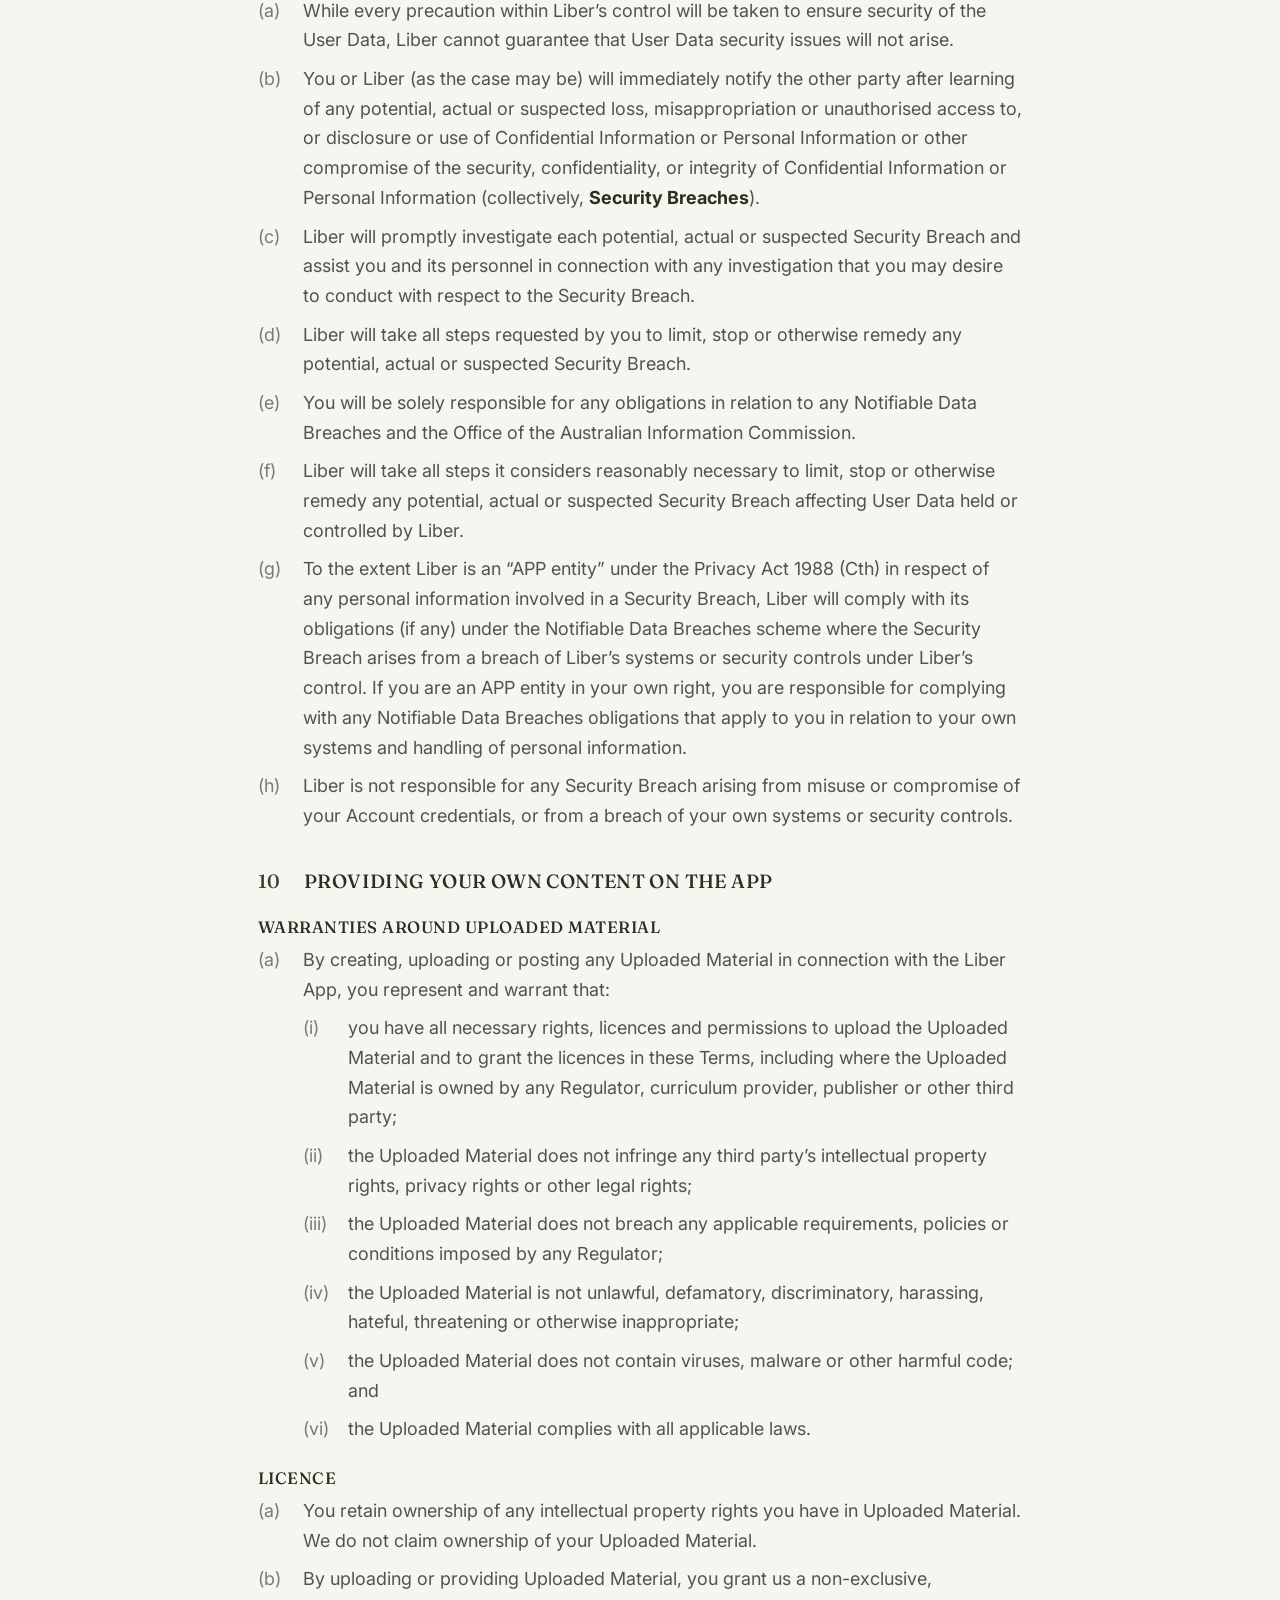
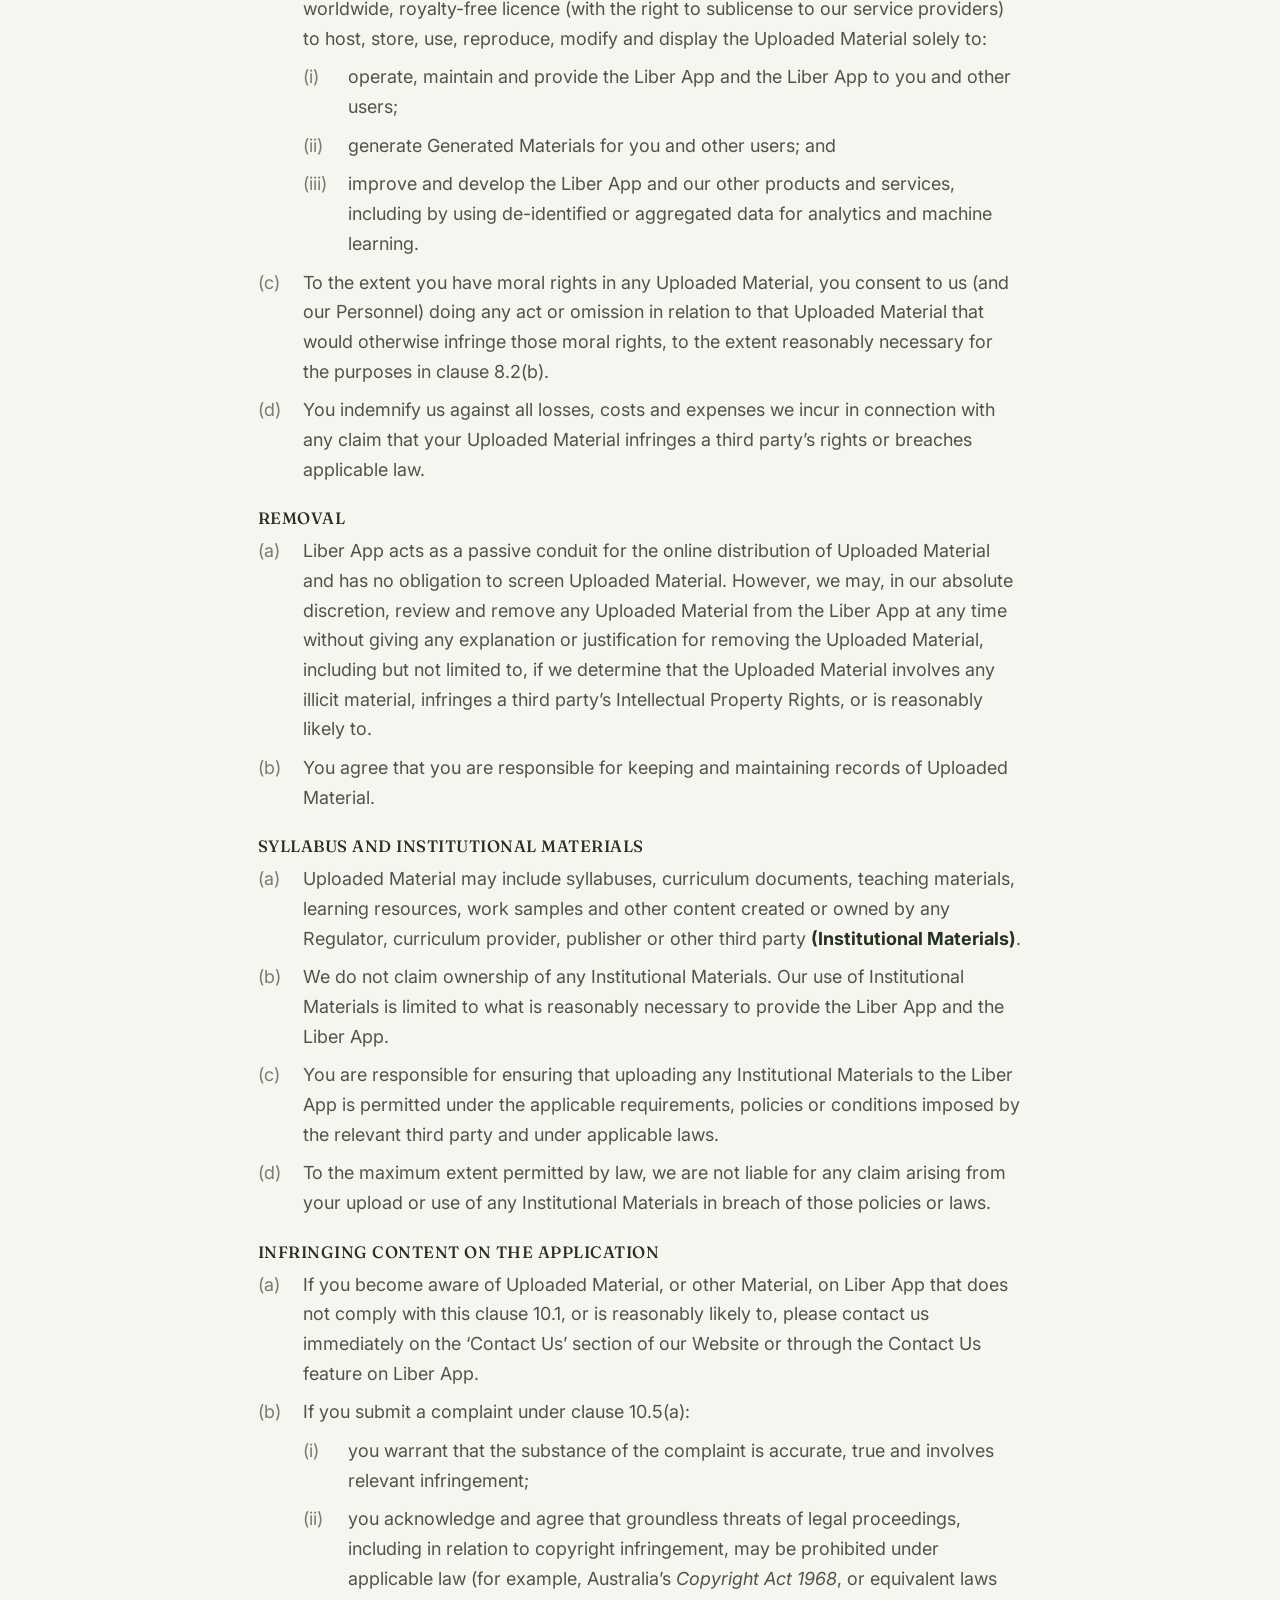
<file: terms/index.html>
<!DOCTYPE html>
<html lang="en">
<head>
<script>
    !function(t,e){var o,n,p,r;e.__SV||(window.posthog && window.posthog.__loaded)||(window.posthog=e,e._i=[],e.init=function(i,s,a){function g(t,e){var o=e.split(".");2==o.length&&(t=t[o[0]],e=o[1]),t[e]=function(){t.push([e].concat(Array.prototype.slice.call(arguments,0)))}}(p=t.createElement("script")).type="text/javascript",p.crossOrigin="anonymous",p.async=!0,p.src=s.api_host.replace(".i.posthog.com","-assets.i.posthog.com")+"/static/array.js",(r=t.getElementsByTagName("script")[0]).parentNode.insertBefore(p,r);var u=e;for(void 0!==a?u=e[a]=[]:a="posthog",u.people=u.people||[],u.toString=function(t){var e="posthog";return"posthog"!==a&&(e+="."+a),t||(e+=" (stub)"),e},u.people.toString=function(){return u.toString(1)+".people (stub)"},o="init capture register register_once identify reset".split(" "),n=0;n<o.length;n++)g(u,o[n]);e._i.push([i,s,a])},e.__SV=1)}(document,window.posthog||[]);
    posthog.init('phc_2ThTXHl2KDJTQolhAJInrXvRKtKXohJTFI7QK8k49r2', { api_host: 'https://us.i.posthog.com', defaults: '2026-05-30', person_profiles: 'identified_only' })
</script>
<meta charset="UTF-8" />
<meta name="viewport" content="width=device-width, initial-scale=1.0" />
<link rel="icon" href="../favicon.svg" type="image/svg+xml" />
<link rel="icon" href="../favicon.ico" sizes="any" />
<link rel="apple-touch-icon" href="../apple-touch-icon.png" />
<meta name="theme-color" content="#3E5133" />
<title>Terms of Service · Liber</title>
<meta name="description" content="The Terms and Conditions for using the Liber app, operated by Liber Group Pty Ltd (ABN 69 694 983 429)." />
<link rel="canonical" href="https://liber.net.au/terms/" />
<meta name="robots" content="index, follow" />
<link rel="preconnect" href="https://fonts.googleapis.com" />
<link rel="preconnect" href="https://fonts.gstatic.com" crossorigin />
<link href="https://fonts.googleapis.com/css2?family=Fraunces:opsz,wght@9..144,400;9..144,500;9..144,600&family=Inter:wght@400;450;500;600&display=swap" rel="stylesheet" />
<link rel="stylesheet" href="../assets/site.css" />
<style>
  .legal{max-width:820px;}
  .legal .updated{color:var(--ink-faint);font-size:.92rem;}
  .terms-body{counter-reset:sec;color:var(--ink-soft);}
  .terms-body p{margin:0 0 .8em;}
  .terms-body .underline{text-decoration:underline;}
  .terms-body strong{color:var(--ink);}
  .terms-body a{color:var(--sage-deep);}
  .terms-body h1.sec-l1{counter-increment:sec;position:relative;padding-left:2.4em;
     font-family:'Fraunces',Georgia,serif;font-weight:500;font-size:1.2rem;text-transform:uppercase;
     letter-spacing:.02em;line-height:1.25;color:var(--ink);margin:2em 0 .55em;}
  .terms-body h1.sec-l1::before{content:counter(sec);position:absolute;left:0;top:0;font-weight:500;color:var(--sage-deep);}
  .terms-body h1.major{font-family:'Fraunces',serif;font-weight:500;font-size:1.2rem;text-transform:uppercase;
     color:var(--ink);margin:2em 0 .55em;}
  .terms-body h2.sub-l2{font-family:'Fraunces',serif;font-weight:500;font-size:1.03rem;text-transform:uppercase;
     letter-spacing:.03em;color:var(--ink);margin:1.5em 0 .35em;}
  .terms-body .introhead{font-family:'Inter',sans-serif;font-weight:600;text-transform:uppercase;text-decoration:underline;
     letter-spacing:.03em;font-size:.92rem;color:var(--ink);margin:1.7em 0 .45em;}
  .terms-body ol{list-style:none;counter-reset:item;margin:.35em 0;padding-left:2.5em;}
  .terms-body ol>li{counter-increment:item;position:relative;margin:.5em 0;}
  .terms-body ol>li::before{content:"(" counter(item,lower-alpha) ")";position:absolute;left:-2.5em;width:2.2em;color:var(--ink-faint);}
  .terms-body ol ol>li::before{content:"(" counter(item,lower-roman) ")";}
  .terms-body ol ol ol>li::before{content:"(" counter(item,upper-alpha) ")";}
  .terms-body li>p{margin:0 0 .5em;}
  .terms-body ul{margin:.35em 0;padding-left:1.4em;}
  .terms-body table{border-collapse:collapse;width:100%;margin:1em 0;font-size:.95rem;}
  .terms-body th,.terms-body td{border:1px solid var(--line);padding:9px 11px;text-align:left;vertical-align:top;}
  .terms-body th{background:var(--paper-3);}
</style>
</head>
<body>
<header class="site" id="header">
  <div class="wrap nav">
    <a href="/" class="logo" aria-label="Liber home"><img src="/images/liber-logo-horizontal.png" alt="Liber" width="141" height="40" /></a>
    <nav class="nav-links" id="nav-links" aria-label="Main">
      <a href="/#how">How it works</a>
      <a href="/learning-record/">Learning Record</a>
      <a href="/#pricing">Pricing</a>
      <a href="/#questions">Questions</a>
      <a href="/about/">About</a>
      <a href="https://app.liber.net.au/signup/?utm_source=liber_site&amp;utm_medium=web&amp;utm_content=nav_menu" class="nav-menu-cta">Start free</a>
    </nav>
    <div class="nav-actions">
      <a href="https://app.liber.net.au/signup/?utm_source=liber_site&amp;utm_medium=web&amp;utm_content=nav" class="btn btn-primary nav-cta">Start free</a>
      <button class="nav-toggle" aria-label="Menu" aria-controls="nav-links" aria-expanded="false">Menu</button>
    </div>
  </div>
</header>
<main>
  <section>
    <div class="wrap legal">
      <div class="crumb"><a href="/">Liber</a> &rarr; Terms of Service</div>
      <h1 class="display" style="font-size:clamp(2rem,4vw,2.8rem);">Terms of Service</h1>
      <p class="updated">Liber Group Pty Ltd (ABN 69 694 983 429). Last updated 1 March 2026.</p>
      <div class="terms-body">


<p>Welcome to Liber!</p>
<p class="introhead">ABOUT US</p>
<p>We are <strong>Liber Group Pty Ltd (ABN 69 694 983 429).</strong> In these terms we refer to ourselves as <strong>“Liber”, “we”, “our” or “us”</strong>. We operate and provide access to our application currently known as Liber (<strong>Liber App</strong>), which is an educational support, planning, journaling and record-keeping tool designed to help home education as described on our website at <a href="https://liber.net.au/">https://liber.net.au</a> (<strong>Website</strong>).</p>
<p>Liber is an educational support tool only. It does not replace home education programs or formal instruction provided by a parent or guardian, a human tutor, or professional educational advice, and it is not endorsed by, affiliated with, or approved by any Department of Education, home education regulator, approving authority or government body in Australia responsible for home education registration, approval or compliance (<strong>Regulator</strong>), unless we expressly state otherwise in writing.</p>
<p class="introhead">WHAT ARE THESE TERMS ABOUT?</p>
<p>These terms and conditions (<strong>Terms</strong>) govern your access to and use of the Liber App and any related services we provide under these Terms (together, the <strong>Liber App</strong> or <strong>Subscription</strong>).</p>
<p>Your Subscription is for the <strong>Subscription Tier</strong> you select when creating your account or purchasing a subscription through the Liber App or Website. We currently of</p>
<ul>
<li><p>a free tier, which provides limited functionality; and</p></li>
<li><p>one or more paid subscription tiers, which provide access to additional features, including extended progress history, continuity, and the ability to print reports for approval.</p></li>
</ul>
<p>These Terms also explain how subscriptions renew automatically, how fees are charged, and how you may cancel your Subscription. You can view the most current version of these Terms at our Website and within the Liber App. If you have questions about these terms, contact <a href="mailto:adam@liber.net.au">adam@liber.net.au</a>.</p>
<p><strong>Please note that your Subscription will continue to renew indefinitely, and you will continue to incur Subscription Fees, unless you notify us (or Apple or Google via your Apple Store Account or Google Play Account (as applicable) that you want to cancel your Subscription in accordance with clause</strong> <strong>23. Please ensure you contact us if you want to cancel your Subscription.</strong></p>
<p class="introhead">WHAT ELSE SHOULD I KNOW?</p>
<p>If you access or download our mobile application from the Apple App Store, you agree to Apple’s Licensed Application End User License Agreement and any Usage Rules set forth in the App Store Terms of Service or the Android, Google Inc. Terms and Conditions including the License Agreement and Terms of Service.</p>
<p><strong>We also strongly recommend that you read our disclaimers below before using or downloading the Liber App.</strong></p>
<h1 class="sec-l1" id="reading-and-accepting-these-terms">READING AND ACCEPTING THESE TERMS</h1>
<ol>
<li><p>In these Terms, capitalised words and phrases have the meanings given to them where they are followed by bolded brackets, or as set out in the Definitions table at the end of these Terms.</p></li>
<li><p>By clicking the tick box or clicking the “I accept these Terms” button on our App, paying for your Subscription or otherwise accepting the benefit of any part of your Subscription, you agree to be bound by these Terms which form a binding contractual agreement between you the person acquiring a Subscription or the company you represent and are acquiring the Subscription on behalf of (<strong>‘you’ or ‘your’</strong>) and us.</p></li>
<li><p>We may change these Terms at any time by notifying you, and your continued use of the Liber App following such an update will represent an agreement by you to be bound by the Terms as amended.</p></li>
</ol>
<h1 class="sec-l1" id="changes-to-the-liber-app">Changes to the liber app</h1>
<ol>
<li><p>We may, at any time and in our absolute discretion:</p>
<ol>
<li><p>update, improve or change any features or functionality of the Liber App;</p></li>
<li><p>modify, suspend or discontinue any part of the Liber App (including during any early access or beta phase); and</p></li>
<li><p>update these Terms from time to time.</p></li>
</ol></li>
<li><p>We may make changes for any reason, including to improve functionality, address technical or security issues, or to comply with applicable laws or requirements imposed by any Regulator.</p></li>
<li><p>To the maximum extent permitted by law, we do not guarantee the ongoing availability of any particular feature, functionality or content within the Liber App.</p></li>
<li><p>If we update these Terms, we will notify you in accordance with these Terms. Your continued use of the Liber App after the updated Terms take effect constitutes your acceptance of the updated Terms.</p></li>
</ol>
<h1 class="sec-l1" id="eligibility">ELIGIBILITY</h1>
<ol>
<li><p>By accepting these Terms, you represent and warrant that:</p>
<ol>
<li><p>you have the legal capacity and authority to enter into a binding contract with us; and</p></li>
<li><p>you are authorised to use the payment you provided when purchasing a Subscription (if applicable).</p></li>
</ol></li>
<li><p>If you are signing up not as an individual but on behalf of your company, your employer, an organisation, government or other legal entity (<strong>Represented Entity</strong>), then “you” or “your” means the Represented Entity and you are binding the Represented Entity to this agreement. If you are accepting this agreement and using our Liber App on behalf of a Represented Entity, you represent and warrant that you are authorised to do so.</p></li>
<li><p>The Liber App is intended for use by parents or legal guardians only. Individuals under 18 years of age must not create an Account or use the Liber App.</p></li>
<li><p>By creating an Account for a user under 18, the parent or legal guardian:</p>
<ol>
<li><p>represents and warrants that they are the child’s parent or legal guardian, or otherwise have proper authority to consent on their behalf;</p></li>
<li><p>agrees to be bound by these Terms in respect of the child’s use of the Liber App;</p></li>
<li><p>is responsible for supervising the child’s use of the Liber App;</p></li>
<li><p>may input information relating to a child for record-keeping purposes only;</p></li>
<li><p>are solely responsible for the accuracy, legality and appropriateness of any child-related data you upload.</p></li>
</ol></li>
<li><p>You must not use the Liber App if you are under 18 years old. If we become aware that a user under 18 has created an Account, we may suspend or delete the Account.</p></li>
<li><p>If you are a school, teacher or other organisation creating Accounts or inviting students to use the Liber App, you represent and warrant that you have obtained all necessary consents and approvals from the relevant students and/or their parents or guardians.</p></li>
</ol>
<h1 class="sec-l1" id="early-accessbeta">Early access/beta</h1>
<ol>
<li><p>You acknowledge and agree that the Liber App is in active development and may be made available to you on an early access or beta basis.</p></li>
<li><p>During any early access or beta phase:</p>
<ol>
<li><p>data stored in the Liber App may be modified, migrated, reset or lost as part of development and testing;</p></li>
<li><p>features and functionality of the Liber App may change, be modified, suspended or removed at any time;</p></li>
<li><p>underlying data models, assumptions and calculations used by the Liber App may evolve over time; and</p></li>
<li><p>the Liber App may experience outages, errors, defects or produce incorrect, incomplete or unreliable outputs.</p></li>
</ol></li>
<li><p>Availability of the Liber App is not guaranteed during early access or beta phases.</p></li>
<li><p>To the maximum extent permitted by law, we do not warrant that the Liber App will be uninterrupted, error-free or available at all times during any early access or beta phase, and you acknowledge and agree that you access and use the Liber App during this phase at your own risk.</p></li>
</ol>
<h1 class="sec-l1" id="disclaimers">DISCLAIMERs</h1>
<h2 class="sub-l2" id="educational-and-ai-disclaimer">EDUCATIONAL AND AI DISCLAIMER</h2>
<ol>
<li><p>The Liber App uses artificial intelligence (AI), machine learning and other automated technologies to analyse materials you upload (including notes, photos, work samples, reflections and files) and to generate or assist features that support planning, reflection and learning insights (<strong>Generated Materials</strong>).</p></li>
<li><p>You acknowledge and agree that AI technologies are probabilistic and may generate content that is inaccurate, incomplete, outdated, misleading or not aligned with your curriculum or any guidance issued by any Regulator.</p></li>
<li><p>Liber does not provide any guarantee that the Liber App or any Generated Materials are correct, complete, suitable for your specific needs, or aligned to any particular syllabus or requirements imposed by any Regulator.</p></li>
<li><p>The Liber App is an educational support tool only. It does not replace home education programs, formal instruction provided by a parent or guardian, professional tutoring, exam preparation courses, or independent study, and does not constitute professional, academic, career, legal, financial or other advice.</p></li>
<li><p>We do not guarantee that use of the Liber App will result in approval of any home education application, registration, assessment or reporting obligation.</p></li>
<li><p>You are solely responsible for reviewing and verifying any Generated Materials before relying on them, and we accept no responsibility for any decision, outcome or reliance placed on Generated Materials.</p></li>
</ol>
<h2 class="sub-l2" id="no-guarantee-of-academic-outcomes">NO GUARANTEE OF ACADEMIC OUTCOMES</h2>
<ol>
<li><p>We do not represent, warrant or guarantee that your use of the Liber App or Generated Materials will result in improved understanding, grades, exam results, academic performance or any specific educational outcome.</p></li>
<li><p>We do not guarantee that use of the Liber App will result in approval of any home education application, registration, assessment or reporting obligation.</p></li>
<li><p>To the fullest extent permitted by law, you are not entitled to a refund, credit or compensation solely because:</p>
<ol>
<li><p>you are dissatisfied with the Generated Materials;</p></li>
<li><p>the Generated Materials do not match your curriculum or expectations; or</p></li>
<li><p>you did not achieve an educational outcome you hoped to achieve.</p></li>
</ol></li>
</ol>
<h2 class="sub-l2" id="syllabus-and-third-party-materials">SYLLABUS AND THIRD PARTY MATERIALS</h2>
<ol>
<li><p>You may upload syllabuses, notes, photographs, work samples, reflections, files and other materials to the Liber App (<strong>Uploaded Materials</strong>). These materials may be owned by you or by third parties (for example, curriculum providers, publishers or government education bodies).</p></li>
<li><p>Liber does not claim ownership of any Uploaded Materials. Our use of Uploaded Materials is limited to what is reasonably necessary to operate the Liber App, generate Generated Materials for you, and improve our products and services as set out in these Terms.</p></li>
<li><p>You are solely responsible for ensuring that you have all necessary rights, licences and permissions to upload any Uploaded Materials to the Liber App, including where those materials are created or owned by any third party, including any Regulator or any curriculum provider or publisher.</p></li>
<li><p>Without limiting clause 3.3(c), you must not upload any materials where doing so would breach any applicable terms of use, licence conditions, policies of a third-party content provider, or any applicable copyright or other intellectual property rights.</p></li>
<li><p>We do not monitor or vet Uploaded Materials for copyright compliance. To the maximum extent permitted by law, we are not responsible for, and you release us from, any claim, loss or liability arising out of or in connection with your upload or use of any Uploaded Materials.</p></li>
</ol>
<h2 class="sub-l2" id="academic-integrity">ACADEMIC INTEGRITY</h2>
<ol>
<li><p>You must comply with any applicable requirements, policies or conditions imposed by any Regulator when using the Liber App.</p></li>
<li><p>You must not submit any Generated Materials (in whole or in part) as your own work where doing so would breach academic integrity rules or where you are required to complete the work independently.</p></li>
<li><p>We are not responsible for and will have no liability to you in respect of any disciplinary action, penalty or other consequence you may face from any Regulator or other authority or institution resulting from your misuse of the Liber App or Generated Materials.</p></li>
</ol>
<h1 class="sec-l1" id="duration-of-your-subscription">DURATION OF YOUR SUBSCRIPTION</h1>
<ol>
<li><p>Your Subscription and these Terms commence on the date you agree to be bound by these Terms (as set out at the beginning of these Terms) and continues for the Subscription Period and any Renewal Periods applicable, unless terminated earlier in accordance with clause 23.</p></li>
<li><p>Subject to clause 6(c), upon expiration of the Subscription Period, this agreement will automatically and indefinitely renew on an ongoing basis for a period equal to the Subscription Period (<strong>Renewal Period</strong>).</p></li>
<li><p>This agreement will not automatically renew on expiry of the Subscription or Renewal Period (<strong>Renewal Date</strong>), if either party provides a written cancellation notice at least 7 Business Days prior to the Renewal Date.</p></li>
<li><p>Your subscription will automatically renew at the end of each billing cycle unless you cancel prior to renewal. You can cancel at any time via your account settings..</p></li>
</ol>
<h1 class="sec-l1" id="the-app">THE APP</h1>
<h2 class="sub-l2" id="scope-of-your-subscription-and-the-app">SCOPE OF YOUR SUBSCRIPTION AND THE APP</h2>
<ol>
<li><p>We will provide you, to the extent described in your Subscription Tier, Liber App and the Documentation.</p></li>
<li><p>Your Subscription includes the benefits and limitations of your Subscription Tier as set out on our Website, or as otherwise communicated to you when you subscribe for your Subscription (and as amended from time to time by notice to you).</p></li>
<li><p>While your Subscription is maintained, we grant to you a non-exclusive, non-transferable licence to use Liber App and Documentation.</p></li>
<li><p>We may from time to time, in our absolute discretion, release enhancements to Liber App, meaning an upgraded, improved, modified or new versions of the Liber App (<strong>Enhancements</strong>). Any Enhancements to Liber App will not limit or otherwise affect these Terms. Enhancements may cause downtime or delays from time to time, and credits will not be provided for such downtime.</p></li>
<li><p>We may change any features of the Liber App at any time on notice to you.</p></li>
</ol>
<h2 class="sub-l2" id="accounts">ACCOUNTS</h2>
<ol>
<li><p>(<strong>Accounts</strong>) To use the Liber App, you may be required to sign-up, register and receive an account through the Website (an <strong>Account</strong>).</p></li>
<li><p>(<strong>Provide Information</strong>) As part of the Account registration process and as part of your continued use of the Website, you may be required to provide personal information and details, such as your email address, first and last name, preferred username, a secure password, billing, postal and physical addresses, mobile phone number, photos and video, audio files, profile information, payment details, ratings and reviews, verified identifications, verified certifications and authentication, and other information as determined by us from time to time.</p></li>
<li><p>(<strong>Warranty</strong>) You warrant that any information you give to us in the course of completing the Account registration process is accurate, honest, correct and up-to-date.</p></li>
<li><p>(<strong>Acceptance</strong>) Once you complete the Account registration process, we may, in our absolute discretion, choose to accept you as a registered user within the Website and provide you with an Account.</p></li>
</ol>
<h2 class="sub-l2" id="support-services">SUPPORT SERVICES</h2>
<p>We will provide general support where reasonably necessary to resolve technical issues with Liber App (<strong>Support Services</strong>). Unless otherwise agreed in writing:</p>
<ol>
<li><p>we will take reasonable steps to provide Support Services where necessary (you must first endeavour to resolve any issues with Liber App internally and we will not assist with issues that are beyond our reasonable control);</p></li>
<li><p>we will use our best endeavours to respond to requests for Support Services and you acknowledge that we will not be available 24/7 or respond within a particular time frame;</p></li>
<li><p>you are responsible for all internal administration and managing access, including storing back-up passwords and assisting your Users to access your Generated Material and use Liber App;</p></li>
<li><p>we do not provide IT managed services (including system monitoring, infrastructure management, user-level support or administration of your internal systems), and we do not guarantee any service levels, response times, resolution times, uptime or availability in connection with the Application or the Support Services; and</p></li>
<li><p>you will not have any claim for delay to your access to Liber App due to any failure or delay in Support Services.</p></li>
</ol>
<h2 class="sub-l2" id="data-hosting">DATA HOSTING</h2>
<ol>
<li><p>Subject to the inclusions of your Subscription Tier, we will store User Data you upload to Liber App using a third-party hosting service selected by us (<strong>Hosting Services</strong>), subject to the following terms:</p>
<ol>
<li><p>(<strong>hosting location</strong>) We currently use third-party cloud hosting providers with data centres located in Australia or overseas to host the Liber App and store User Data. We may change hosting providers or add additional hosting locations from time to time but will use reasonable efforts to ensure that User Data relating to Australian users is stored in Australia or overseas in locations offering comparable data protection standards.</p></li>
<li><p>(<strong>encryption</strong>) We use reasonable technical and organisational measures, including encryption in transit and at rest where practicable, to protect User Data against unauthorised access, use or disclosure. However, no method of electronic transmission or storage is completely secure, and we cannot guarantee absolute security.</p></li>
<li><p>(<strong>service quality</strong>) While we will use our best efforts to select an appropriate hosting provider, we do not guarantee that the Hosting Services will be free from errors or defects or that User Data will be accessible or available at all times.</p></li>
<li><p>(<strong>security</strong>) We will use our best efforts to ensure that User Data is stored securely. However, we do not accept responsibility or liability for any unauthorised use, destruction, loss, damage or alteration to User Data, including due to hacking, malware, ransomware, viruses, malicious computer code or other forms of interference.</p></li>
<li><p>(<strong>backups &amp; disaster recovery</strong>) In the event that User Data is lost due to a system failure (e.g. a database or webserver crash), we cannot guarantee that any backup will be available, or if available that such a backup will be free from errors or defects.</p></li>
<li><p>(<strong>your responsibility for data</strong>) You are solely responsible for ensuring that:</p>
<ol>
<li><p>all User Data uploaded to Liber App is accurate, complete, lawful, and does not infringe any third-party rights;</p></li>
<li><p>you maintain independent backups of your User Data outside of the Application if required for your business continuity or legal obligations; and</p></li>
<li><p>you do not use Liber App as your sole repository or system of record for any critical or regulated data.</p></li>
</ol></li>
<li><p>(<strong>no transfer of ownership</strong>) Uploading User Data to Liber App does not transfer any ownership of that data to us. We do not claim any rights in your User Data except to the extent necessary to provide the services under these Terms.</p></li>
</ol></li>
</ol>
<h1 class="sec-l1" id="acceptable-use-and-user-obligations">acceptable use and user obligations</h1>
<h2 class="sub-l2" id="user-content-responsibility">User content &amp; responsibility </h2>
<ol>
<li><p>You are solely responsible for all information, syllabuses, notes, assignments, questions, answers, images, documents and other content you upload, submit or share through the Liber App (<strong>User Content</strong>).</p></li>
<li><p>You must not, and must ensure that no one using your Account:</p>
<ol>
<li><p>Upload, generate, or share any User content that:</p>
<ol>
<li><p>you do not have the right to upload (for example, copyrighted materials owned by any third party, including any Regulator, curriculum provider or publisher, where you do not have permission);</p></li>
<li><p>is sensitive, confidential, or proprietary information without necessary rights and permissions;</p></li>
<li><p>is inappropriate, offensive, illicit, illegal, pornographic, sexist, homophobic, or racist material;</p></li>
<li><p>is material owned or copyrighted by a third party without authorisation.</p></li>
</ol></li>
<li><p>Use the Liber App:</p>
<ol>
<li><p>circumvent or breach any applicable requirements, policies or conditions imposed by any Regulator;</p></li>
<li><p>for any purpose other than its intended lawful use;</p></li>
<li><p>in a manner that is illegal, fraudulent, or facilitates illegal or fraudulent activity;</p></li>
<li><p>in a way that infringes the intellectual property or other rights of any person;</p></li>
<li><p>to intimidate, harass, impersonate, stalk, threaten, bully, or endanger another user;</p></li>
<li><p>to distribute unsolicited commercial messages, junk mail, spam, bulk content, or harassment.</p></li>
</ol></li>
<li><p>Tamper with or misuse the Liber App or Documentation by:</p>
<ol>
<li><p>copying, adapting, modifying, or creating derivative works;</p></li>
<li><p>removing or altering any copyright, trade mark, or proprietary notice;</p></li>
<li><p>integrating third-party software or APIs without Liber’s prior written consent;</p></li>
<li><p>decompiling, reverse-engineering, or attempting to derive source code;</p></li>
<li><p>circumventing any security feature or technological protection mechanism;</p></li>
<li><p>selling, transferring, sub-licensing, hiring, or otherwise disposing of the Liber App or Documentation to any third party (except granting permitted user access under these Terms);</p></li>
<li><p>sharing your account details, passwords, or other security credentials.</p></li>
</ol></li>
<li><p>Act in any way that harms, or is likely to harm, Liber’s reputation or the reputation of any associated party.</p></li>
</ol></li>
<li><p>If you become aware of misuse of your Subscription by any person, any errors in the material on your Subscription or any difficulty in accessing or using your Subscription, please contact us immediately using the contact details or form provided on our Website.</p></li>
<li><p>You agree, and you must ensure that all Users agree:</p>
<ol>
<li><p>to comply with each of your obligations in these Terms;</p></li>
<li><p>to sign up for an Account in order to use the Liber App;</p></li>
<li><p>that information given to you through Liber App, by us or another User, is general in nature and we take no responsibility for anything caused by any actions you take in reliance on that information; and</p></li>
<li><p>that we may cancel your, or any User’s, Account at any time if we consider, in our absolute discretion, that you or they are in breach of, or are likely to breach, this clause.</p></li>
</ol></li>
</ol>
<h2 class="sub-l2" id="compliance-with-laws">compliance with laws</h2>
<ol>
<li><p>You warrant that you will not, by using, receiving or requesting the Liber App:</p>
<ol>
<li><p>breach any applicable laws, rules or regulations (including any applicable privacy laws); or</p></li>
<li><p>infringe the Intellectual Property Rights or other rights of any third party or breach any duty of confidentiality.</p></li>
</ol></li>
</ol>
<h2 class="sub-l2" id="reporting-abuse-or-security-concerns">reporting abuse or security concerns</h2>
<ol>
<li><p>You must report any abuse or security concerns related to Liber App as soon as you become aware of them. Reports should be submitted through the designated in-app reporting tool or emailed to <a href="mailto:support@liber.net.au">support@liber.net.au</a>.</p></li>
<li><p>Upon receiving a report, we will investigate the matter promptly and take appropriate action as required. You may be required to provide further information or assist in the investigation. Information provided in reports will be handled confidentially, subject to our Privacy Policy and applicable laws. You must comply with all applicable laws when reporting abuse or security concerns.</p></li>
<li><p>False or misleading reports may result in suspension or termination of your access to Liber App.</p></li>
</ol>
<h1 class="sec-l1" id="user-data-roles-and-responsibilities">USER DATA ROLES AND RESPONSIBILITIES</h1>
<h2 class="sub-l2" id="libers-obligations">Liber’s OBLIGATIONS</h2>
<ol>
<li><p>Liber will establish, maintain, enforce and continuously improve safety and security procedures and safeguards against the unauthorised use, destruction, loss or alteration of the User Data. You must not, and ensure that its personnel do not, undertake any action that may have the potential to compromise Liber’s ability to comply with this clause.</p></li>
<li><p>Liber will notify and keep you notified of Liber’s current safety and security procedures and safeguards that are made from time to time.</p></li>
</ol>
<h2 class="sub-l2" id="your-privacy-obligations">your privacy obligations</h2>
<ol>
<li><p>You must comply with all applicable laws when using the Liber App, including any obligations you may have in relation to the personal information of others that you upload (for example, where you upload another person’s details or information).</p></li>
<li><p>If you are a parent, legal guardian or other authorised carer using the Liber App to record or manage information about a child in connection with home education, you are responsible for ensuring that you have obtained all necessary consents and authorisations to upload and manage that child’s personal information, and that your use of the Liber App complies with your own privacy obligations and all applicable privacy laws.</p></li>
</ol>
<h2 class="sub-l2" id="data-breach">DATA BREACH</h2>
<ol>
<li><p>While every precaution within Liber’s control will be taken to ensure security of the User Data, Liber cannot guarantee that User Data security issues will not arise.</p></li>
<li><p>You or Liber (as the case may be) will immediately notify the other party after learning of any potential, actual or suspected loss, misappropriation or unauthorised access to, or disclosure or use of Confidential Information or Personal Information or other compromise of the security, confidentiality, or integrity of Confidential Information or Personal Information (collectively, <strong>Security Breaches</strong>).</p></li>
<li><p>Liber will promptly investigate each potential, actual or suspected Security Breach and assist you and its personnel in connection with any investigation that you may desire to conduct with respect to the Security Breach.</p></li>
<li><p>Liber will take all steps requested by you to limit, stop or otherwise remedy any potential, actual or suspected Security Breach.</p></li>
<li><p>You will be solely responsible for any obligations in relation to any Notifiable Data Breaches and the Office of the Australian Information Commission.</p></li>
<li><p>Liber will take all steps it considers reasonably necessary to limit, stop or otherwise remedy any potential, actual or suspected Security Breach affecting User Data held or controlled by Liber.</p></li>
<li><p>To the extent Liber is an “APP entity” under the Privacy Act 1988 (Cth) in respect of any personal information involved in a Security Breach, Liber will comply with its obligations (if any) under the Notifiable Data Breaches scheme where the Security Breach arises from a breach of Liber’s systems or security controls under Liber’s control. If you are an APP entity in your own right, you are responsible for complying with any Notifiable Data Breaches obligations that apply to you in relation to your own systems and handling of personal information.</p></li>
<li><p>Liber is not responsible for any Security Breach arising from misuse or compromise of your Account credentials, or from a breach of your own systems or security controls.</p></li>
</ol>
<h1 class="sec-l1" id="providing-your-own-content-on-the-app">providing your own content on the app</h1>
<h2 class="sub-l2" id="warranties-around-uploaded-material">WARRANTIES around uploaded material</h2>
<ol>
<li><p>By creating, uploading or posting any Uploaded Material in connection with the Liber App, you represent and warrant that:</p>
<ol>
<li><p>you have all necessary rights, licences and permissions to upload the Uploaded Material and to grant the licences in these Terms, including where the Uploaded Material is owned by any Regulator, curriculum provider, publisher or other third party;</p></li>
<li><p>the Uploaded Material does not infringe any third party’s intellectual property rights, privacy rights or other legal rights;</p></li>
<li><p>the Uploaded Material does not breach any applicable requirements, policies or conditions imposed by any Regulator;</p></li>
<li><p>the Uploaded Material is not unlawful, defamatory, discriminatory, harassing, hateful, threatening or otherwise inappropriate;</p></li>
<li><p>the Uploaded Material does not contain viruses, malware or other harmful code; and</p></li>
<li><p>the Uploaded Material complies with all applicable laws.</p></li>
</ol></li>
</ol>
<h2 class="sub-l2" id="licence">LICENCE</h2>
<ol>
<li><p>You retain ownership of any intellectual property rights you have in Uploaded Material. We do not claim ownership of your Uploaded Material.</p></li>
<li><p>By uploading or providing Uploaded Material, you grant us a non-exclusive, worldwide, royalty-free licence (with the right to sublicense to our service providers) to host, store, use, reproduce, modify and display the Uploaded Material solely to:</p>
<ol>
<li><p>operate, maintain and provide the Liber App and the Liber App to you and other users;</p></li>
<li><p>generate Generated Materials for you and other users; and</p></li>
<li><p>improve and develop the Liber App and our other products and services, including by using de-identified or aggregated data for analytics and machine learning.</p></li>
</ol></li>
<li><p>To the extent you have moral rights in any Uploaded Material, you consent to us (and our Personnel) doing any act or omission in relation to that Uploaded Material that would otherwise infringe those moral rights, to the extent reasonably necessary for the purposes in clause 8.2(b).</p></li>
<li><p>You indemnify us against all losses, costs and expenses we incur in connection with any claim that your Uploaded Material infringes a third party’s rights or breaches applicable law.</p></li>
</ol>
<h2 class="sub-l2" id="removal">REMOVAL</h2>
<ol>
<li><p>Liber App acts as a passive conduit for the online distribution of Uploaded Material and has no obligation to screen Uploaded Material. However, we may, in our absolute discretion, review and remove any Uploaded Material from the Liber App at any time without giving any explanation or justification for removing the Uploaded Material, including but not limited to, if we determine that the Uploaded Material involves any illicit material, infringes a third party’s Intellectual Property Rights, or is reasonably likely to.</p></li>
<li><p>You agree that you are responsible for keeping and maintaining records of Uploaded Material.</p></li>
</ol>
<h2 class="sub-l2" id="syllabus-and-institutional-materials">SYLLABUS AND INSTITUTIONAL MATERIALS</h2>
<ol>
<li><p>Uploaded Material may include syllabuses, curriculum documents, teaching materials, learning resources, work samples and other content created or owned by any Regulator, curriculum provider, publisher or other third party <strong>(Institutional Materials)</strong>.</p></li>
<li><p>We do not claim ownership of any Institutional Materials. Our use of Institutional Materials is limited to what is reasonably necessary to provide the Liber App and the Liber App.</p></li>
<li><p>You are responsible for ensuring that uploading any Institutional Materials to the Liber App is permitted under the applicable requirements, policies or conditions imposed by the relevant third party and under applicable laws.</p></li>
<li><p>To the maximum extent permitted by law, we are not liable for any claim arising from your upload or use of any Institutional Materials in breach of those policies or laws.</p></li>
</ol>
<h2 class="sub-l2" id="infringing-content-on-the-application">INFRINGING CONTENT ON THE APPLICATION</h2>
<ol>
<li><p>If you become aware of Uploaded Material, or other Material, on Liber App that does not comply with this clause 10.1, or is reasonably likely to, please contact us immediately on the ‘Contact Us’ section of our Website or through the Contact Us feature on Liber App.</p></li>
<li><p>If you submit a complaint under clause 10.5(a):</p>
<ol>
<li><p>you warrant that the substance of the complaint is accurate, true and involves relevant infringement;</p></li>
<li><p>you acknowledge and agree that groundless threats of legal proceedings, including in relation to copyright infringement, may be prohibited under applicable law (for example, Australia’s <em>Copyright Act 1968</em>, or equivalent laws wherever you are located); and</p></li>
<li><p>you agree to indemnify us in relation to any loss or damage that may arise in relation to your complaint, including in relation to any third-party claim that the complaint contains a groundless threat.</p></li>
</ol></li>
</ol>
<h1 class="sec-l1" id="generating-your-own-content-on-the-app">generating your own content on the app</h1>
<h2 class="sub-l2" id="warranties-around-generated-material">WARRANTIES AROUND GENERATED MATERIAl</h2>
<ol>
<li><p>By generating, prompting, or otherwise obtaining any Material through Liber App’s functionality (<strong>Generated Material</strong>), you represent and warrant that, and must ensure that all Users make equivalent representations and warranties:</p>
<ol>
<li><p>you understand that Generated Material is produced by an AI system based on your prompts and Uploaded Material, and may be inaccurate, incomplete, outdated or inconsistent with your official syllabus or any guidance issued by a Regulator;</p></li>
<li><p>you are solely responsible for reviewing, verifying and deciding whether and how to use any Generated Material, including by checking it against your syllabus and any guidance issued by a Regulator;</p></li>
<li><p>you will not use any Generated Material in a way that infringes a third party’s intellectual property rights or breaches any applicable law; and</p></li>
<li><p>you will not attempt to generate content that is unlawful, discriminatory, hateful, harassing, abusive, sexually explicit, or otherwise inappropriate.</p></li>
</ol></li>
</ol>
<h2 class="sub-l2" id="licence-to-generated-material">LICENCE TO GENERATED MATERIAL</h2>
<ol>
<li><p>As between you and us, you own any intellectual property rights you have in the Generated Material, subject to any rights of third parties in the underlying Uploaded Material.</p></li>
<li><p>By using the Liber App and generating Generated Material, you grant us (and our Personnel) a non-exclusive, worldwide, royalty-free licence (with the right to sublicense to our service providers) to host, store, use, reproduce, modify and display the Generated Material solely to:</p>
<ol>
<li><p>operate, maintain and provide the Liber App and the Liber App to you and other users; and</p></li>
<li><p>analyse, improve and develop the Liber App and our other products and services, including by using de-identified or aggregated data for analytics and machine learning.</p></li>
</ol></li>
<li><p>To the extent you have moral rights in any Generated Material, you consent to us (and our Personnel) doing any act or omission in relation to that Generated Material that would otherwise infringe those moral rights, to the extent reasonably necessary for the purposes in clause 9.2(b).</p></li>
<li><p>You indemnify us against all damages, losses, costs and expenses incurred by us arising in connection with any third-party claim that Generated Material infringes any third party’s Intellectual Property Rights or otherwise breaches any applicable Law.</p></li>
</ol>
<h2 class="sub-l2" id="review-and-removal">REVIEW AND REMOVAL</h2>
<ol>
<li><p>We do not proactively monitor Generated Material but we reserve the right, in our sole discretion, to review and remove or restrict access to any Generated Material at any time, including if we determine (or reasonably suspect) that it:</p>
<ol>
<li><p>breaches these terms,</p></li>
<li><p>infringes third party Intellectual Property Rights, or</p></li>
<li><p>is unlawful, misleading, harmful, or otherwise inappropriate.</p></li>
</ol></li>
<li><p>You agree that you are solely responsible for any decisions made, actions taken, or reliance placed on the Generated Material, and for keeping appropriate backups or records of any such Material as required.</p></li>
</ol>
<h1 class="sec-l1" id="fee-and-payment">FEE AND PAYMENT</h1>
<h2 class="sub-l2" id="free-subscription-tier">free subscription tier</h2>
<ol>
<li><p>We offer a basic and free Subscription Tier (<strong>Free Subscription Tier</strong>). No payments will be due during the Subscription Period for a Free Subscription Tier.</p></li>
</ol>
<h2 class="sub-l2" id="paid-subscription-tiers">Paid SUBSCRIPTION tiers</h2>
<ol>
<li><p>If you select a paid subscription tier (<strong>Paid Subscription</strong>), you must pay the subscription fees specified on our Website for your chosen tier, or as otherwise agreed in writing (<strong>Subscription Fees</strong>).</p></li>
<li><p>Subscription Fees are payable in advance and are non-refundable for change of mind.</p></li>
<li><p>Unless otherwise agreed in writing, Subscription Fees are charged on a recurring basis for the duration of your subscription, according to your selected billing option:</p>
<ol>
<li><p><strong>Monthly Subscription:</strong> Fees are charged on the first day of your subscription period and then on the same date each month thereafter.</p></li>
<li><p><strong>Annual Subscription:</strong> Fees are charged on the first day of your subscription period and then on the same date each year thereafter.</p></li>
</ol></li>
<li><p>If you cancel an Annual Subscription before the end of the paid Annual Subscription period, you will continue to have access until the end of that period, but no refund will be provided for any unused portion of the Annual Subscription.</p></li>
<li><p>Your subscription will automatically renew at the end of each billing cycle (monthly or annual, as applicable) unless you cancel it in accordance with the cancellation specified on the app.</p></li>
<li><p>All payments must be made via the payment methods made available in the Application or on our Website. You are responsible for ensuring that your payment details are valid and up-to-date at all times.</p></li>
</ol>
<h2 class="sub-l2" id="automatic-recurring-billing">AUTOMATIC RECURRING BILLING</h2>
<p>Subject to clauses 12.4 and 12.5:</p>
<ol>
<li><p>Your Subscription will continue to renew on an automatic indefinite basis unless you notify us that you wish to cancel in accordance with this clause 12.</p></li>
<li><p>While your Subscription is maintained, your Subscription Fees will continue to be debited at the beginning of each Renewal Period from the payment method you nominated when you registered for an Account.</p></li>
<li><p>By signing up for a recurring Subscription, you acknowledge and agree that your Subscription has an initial and recurring payment feature, and you accept responsibility for all recurring charges prior to your cancellation of your Subscription.</p></li>
</ol>
<h2 class="sub-l2" id="grace-period">grace period</h2>
<p>If you fail to cancel your Subscription prior to a Renewal Period and you are charged recurring charges, you have up to 5 Business Days from the date of that renewal to cancel your Subscription by contacting us through our Website or through the Contact Us feature on Liber App (<strong>Grace Period</strong>). If you cancel your Subscription within the Grace Period, please contact us via our Website to request a refund for any recurring fees charged to you during the Grace Period, less any used Credits.</p>
<h2 class="sub-l2" id="changes-to-subscription-fees">CHANGES TO SUBSCRIPTION FEES</h2>
<ol>
<li><p>We may, from time to time, change our Subscription Fees and provide you with 10 Business Days’ notice prior to the changes. During this time, you have the opportunity to cancel your Subscription with us. If you do not cancel your Subscription before the new Subscription Fees take effect, the Grace Period in clause 12.4 will apply.</p></li>
</ol>
<h2 class="sub-l2" id="late-payments">LATE PAYMENTS</h2>
<ol>
<li><p>We reserve the right to suspend all or part of the Liber App indefinitely if you fail to pay any Fees in accordance with this clause 12.</p></li>
</ol>
<h2 class="sub-l2" id="gst">GST</h2>
<ol>
<li><p>Unless otherwise indicated, the Fees do not include GST. In relation to any GST payable for a taxable supply by us, you must pay the GST subject to us providing a tax invoice.</p></li>
</ol>
<h2 class="sub-l2" id="card-surcharges">CARD SURCHARGES</h2>
<ol>
<li><p>We reserve the right to charge credit card surcharges in the event payments are made using a credit, debit or charge card (including Visa, MasterCard or American Express).</p></li>
</ol>
<h2 class="sub-l2" id="online-payment-partner">ONLINE PAYMENT PARTNER</h2>
<ol>
<li><p>We may use third-party online payment partner, currently Stripe (<strong>Online Payment Partner</strong>) to collect Subscription Fees.</p></li>
<li><p>Apple Pay and Google Pay may also be offered as payment methods via Stripe or relevant app stores from time to time.</p></li>
<li><p>Provided that Liber has notified you of such Third Party Terms and provided you with a copy of those terms, you acknowledge and agree that:</p></li>

<li><p>the processing of payments by the Online Payment Partner will be subject to the terms, conditions and privacy policies of the relevant Online Payment Partner (including Stripe, as applicable), as notified to you from time to time Stripe, in addition to this agreement, subject to the terms, conditions and privacy policies of the Online Payment Partner, which can be found here, <a href="https://stripe.com/au/legal/ssa">https://stripe.com/au/legal/ssa</a>.</p></li>
<li><p>you release us and our Personnel in respect of all liability for loss, damage or injury which may be suffered by any person arising from any act or omission of the Online Payment Partner, including any issue with security or performance of the Online Payment Partner’s platform or any error or mistake in processing your payment; and</p></li>
<li><p>We reserve the right to correct, or to instruct our Online Payment Partner to correct, any errors or mistakes in collecting your payment.</p>
<ol>
<li><p>You have the right to reject any terms and conditions of the Online Payment Partner. If you reject those terms, we cannot provide you with the Subscription and clause 23 will apply.</p></li>
<li><p>We may change or replace our Online Payment Partner from time to time without amending these Terms, provided we notify you of any materially different third party terms that will apply to the processing of your payments.</p></li>
</ol></li>
</ol>
<h1 class="sec-l1" id="intellectual-property-and-data">INTELLECTUAL PROPERTY AND DATA</h1>
<h2 class="sub-l2" id="no-transfer-of-ownership">NO TRANSFER OF OWNERSHIP</h2>
<ol>
<li><p>Neither party will, under this agreement, acquire Intellectual Property Rights in the User Data or Liber’s Materials, specifically Liber’s source code (as applicable) and each party will retain its ownership of any Intellectual Property Rights in such Materials.</p></li>
</ol>
<h2 class="sub-l2" id="liber-materials-and-developed-materials">Liber MATERIALS AND DEVELOPED Materials</h2>
<ol>
<li><p>Liber grants you a non-exclusive, royalty free, non-transferable, worldwide and revocable licence to use the Liber’s Materials and Developed Materials, not constituting Generated Materials, to the extent required for you to use, enjoy the benefit of or exploit the Liber App as contemplated by these terms.</p></li>
</ol>
<h2 class="sub-l2" id="user-data-and-generated-materials">user data and generated materials</h2>
<ol>
<li><p>As between you and us, you own all intellectual property rights in your User Data and Generated Materials (subject to any rights of third parties in Uploaded Materials such as Institutional Materials).</p></li>
<li><p>You grant us (and our Personnel) a non-exclusive, worldwide, royalty-free licence (with the right to sublicense to our service providers) to use, host, store, reproduce, modify and display the User Data and Generated Materials to the extent reasonably required to:</p>
<ol>
<li><p>provide the Liber App and operate the Liber App; and</p></li>
<li><p>analyse, improve and develop the Liber App and our other products and services, including by using de-identified or aggregated data for analytics and machine learning.</p></li>
</ol></li>
<li><p>We reserve the right to remove any User Data or Generated Material at any time, for any reason, including where we deem User Data or Generated Material to be inappropriate, offensive, illicit, illegal, pornographic, sexist, homophobic or racist.</p></li>
<li><p>You are responsible for ensuring that:</p>
<ol>
<li><p>you share User Data only with intended recipients; and</p></li>
<li><p>all User Data is appropriate and not in contravention of these Terms.</p></li>
</ol></li>
<li><p>You:</p>
<ol>
<li><p>warrant that our use of User Data will not infringe any third-party Intellectual Property Rights; and</p></li>
<li><p>indemnify us from and against all losses, claims, expenses, damages and liabilities (including any taxes, fees or costs) which arise out of such infringement.</p></li>
</ol></li>
</ol>
<h1 class="sec-l1" id="third-party-software-terms">THIRD PARTY SOFTWARE &amp; terms</h1>
<h2 class="sub-l2" id="third-party-terms">THIRD PARTY TERMS</h2>
<ol>
<li><p>If we are required to acquire goods or services supplied by a third party, you may be subject to the terms and conditions of that third party (‘<strong>Third Party Terms’</strong>).</p></li>
<li><p>Provided that we have notified you of such Third Party Terms and provided you with a copy of those terms, you agree to any Third Party Terms applicable to any goods or services supplied by a third party that we acquire as part of providing the Liber App to you and we will not be liable for any loss or damage suffered by you in connection with such Third Party Terms.</p></li>
<li><p>You have the right to reject any Third Party Terms. If you reject the Third Party Terms, we cannot provide the Liber App to you and clause 23 will apply.</p></li>
<li><p>We may change, replace or add third party service providers from time to time without amending these Terms, provided we notify you of any materially different Third Party Terms that will apply.</p></li>
</ol>
<h2 class="sub-l2" id="third-party-application-integrations">THIRD PARTY APPLICATION INTEGRATIONS </h2>
<ol>
<li><p>You acknowledge and agree that issues can arise when data is uploaded to software, transferred between different software programs, and when different software programs are integrated together. We cannot guarantee that integration processes between Liber App and other software programs will be free from errors, defects or delay.</p></li>
<li><p>You agree that we will not be liable for the functionality of any third party goods or services, including any third party software, or for the functionality of the Generated Material if you integrate it with third party software, or change or augment the Generated Material, including by making additions or changes to the Generated Material code, or by incorporating APIs into the Generated Material.</p></li>
<li><p>If you add third party software or software code to Liber App or your Generated Material, or integrate Liber App or your Generated Material with third party software (<strong>User Application Changes</strong>), then:</p>
<ol>
<li><p>you acknowledge and agree that User Application Changes can have adverse effects on the Liber App, including Liber App;</p></li>
<li><p>you will indemnify us in relation to any loss or damage that arises in connection with the User Application Changes;</p></li>
<li><p>we will not be liable for any failure in the Liber App, to the extent such failure is caused or contributed to by a User Application Change;</p></li>
<li><p>we may require you to change or remove User Application Changes, at our discretion, and if we do so, you must act promptly;</p></li>
<li><p>we may suspend your access to the Liber App until you have changed or removed User Application Change; and/or</p></li>
<li><p>we may change or remove any User Application Change, in our absolute discretion. We will not be liable for loss of data or any other loss or damage you may suffer in relation to our amendment to, or removal of, any User Application Change.</p></li>
</ol></li>
</ol>
<h2 class="sub-l2" id="importing-and-exporting-limitations-on-the-application">IMPORTING AND EXPORTING LIMITATIONS on the application</h2>
<ol>
<li><p>You acknowledge and agree that Liber App may offer functionality that allows you to import materials (including Uploaded Material or third-party content) into Liber App or export Generated Material or other content from Liber App to external platforms, software, or services (<strong>Third Party Systems</strong>). However, we do not guarantee that Liber App will be compatible with any particular file format, system, platform, or third-party software.</p></li>
<li><p>We do not warrant that any imported Material or Uploaded Material will be readable, functional, compatible, or secure once uploaded to Liber App, nor that any Generated Material or other content exported from Liber App will be usable, functional, or compatible with any Third Party System.</p></li>
<li><p>You are solely responsible for verifying the suitability, legality, and compatibility of any imported Material or exported Generated Material, and for ensuring that your use of Third Party Systems complies with applicable laws and the relevant third-party terms.</p></li>
<li><p>To the extent permitted by law, we will not be liable for any loss or damage arising out of or in connection with:</p>
<ol>
<li><p>the import of any material into Liber App;</p></li>
<li><p>the export of any material (including Generated Material) from Liber App;</p></li>
<li><p>the incompatibility, corruption, or inaccessibility of any such material; or</p></li>
<li><p>the failure of any Third Party System to properly receive, process, or display any such material.</p></li>
</ol></li>
</ol>
<h1 class="sec-l1" id="notice-regarding-apple">NOTICE REGARDING APPLE </h1>
<ol>
<li><p>If you are accessing Liber App from the Apple, Inc. (<strong>Apple</strong>) iOS Store, you acknowledge and agree:</p>
<ol>
<li><p>these Terms are between you and Liber App and not with Apple. Apple is not responsible for Liber App or any content available on Liber App;</p></li>
<li><p>Apple has no obligation whatsoever to furnish any maintenance and support services for Liber App;</p></li>
<li><p>To the maximum extent permitted by applicable law, Apple will have no other warranty obligation whatsoever with respect to Liber App, and any other claims, losses, liabilities, damages, costs of expenses attributable to any failure to conform to any warranty will be Liber App’s responsibility;</p></li>
<li><p>Apple is not responsible for addressing any claims by you or any third party relating to Liber App, including, but not limited to:</p>
<ol>
<li><p>product liability claims;</p></li>
<li><p>any claim that Liber App fails to conform to any applicable legal or regulatory requirement; and</p></li>
<li><p>claims arising under consumer protection, privacy, or similar legislation;</p></li>
</ol></li>
<li><p>in the event of any third party claim that Liber App or your use of the Liber App infringes any third party’s intellectual property rights, Apple will not be responsible for the investigation, defence, settlement and discharge of any such claim;</p></li>
<li><p>that you represent and warrant that:</p>
<ol>
<li><p>you are not located in a country that is subject to a U.S. Government embargo, or that has been designated by the U.S. Government as a “terrorist supporting’” country; and</p></li>
<li><p>you are not listed on any U.S. Government list of prohibited or restricted parties;</p></li>
</ol></li>
<li><p>you must comply with applicable third party terms of agreement when using Liber App; and</p></li>
<li><p>Apple, and Apple’s subsidiaries, are third party beneficiaries of these Terms, and that, upon your acceptance of these Terms, Apple will have the right (and will be deemed to have accepted the right) to enforce these Terms against you as a third party beneficiary.</p></li>
</ol></li>
</ol>
<h1 class="sec-l1" id="notice-regarding-google-play">NOTICE REGARDING GOOGLE PLAY</h1>
<ol>
<li><p>If you download the App via Google Play, you acknowledge that Google has no responsibility for the App or its content, and that your use of the App must comply with the Google Play Terms of Service. Google and its affiliates are third-party beneficiaries of these Terms.</p></li>
</ol>
<h1 class="sec-l1" id="operation-of-the-app-dependent-on-third-parties">OPERATION OF THE APP DEPENDENT ON THIRD PARTIES</h1>
<ol>
<li><p>You acknowledge that the Liber App is dependent on software and hardware developed by third party providers such as Apple and Google. If following an update by such third party provider, the App can no longer function as they did prior to the update, we will not (to the maximum extent permitted by law) be liable to you for any loss or damage you might suffer as a result.</p></li>
</ol>
<h1 class="sec-l1" id="service-limitations">SERVICE LIMITATIONS</h1>
<ol>
<li><p>The Liber App is made available to you strictly on an ‘as is’ basis. We can’t guarantee, and make no warranties, to the extent permitted by law, that:</p>
<ol>
<li><p>the Liber App will be free from errors or defects;</p></li>
<li><p>the Liber App will be accessible or available at all times;</p></li>
<li><p>messages sent through the Liber App will be delivered promptly, or delivered at all;</p></li>
<li><p>information you receive or supply through the Liber App will be secure or confidential; or</p></li>
<li><p>any information provided through the Liber App is accurate or true.</p></li>
</ol></li>
</ol>
<h1 class="sec-l1" id="confidentiality">CONFIDENTIALITY</h1>
<ol>
<li><p>Except as contemplated by these Terms, a party must not, and must not permit any of its Personnel, use or disclose to any person any Confidential Information disclosed to it by the other party without the disclosing party’s prior written consent.</p></li>
<li><p>Each party must promptly notify the other party if it learns of any potential, actual or suspected loss, misappropriation or unauthorised access to, or disclosure or use of Confidential Information or other compromise of the security, confidentiality, or integrity of Confidential Information.</p></li>
<li><p>The notifying party will investigate each potential, actual or suspected breach of confidentiality and assist the other party in connection with any related investigation.</p></li>
</ol>
<h1 class="sec-l1" id="privacy">PRIVACY </h1>
<ol>
<li><p>We collect personal information about you in the course of providing you with the Liber App, to contact and communicate with you, to respond to your enquiries and for other purposes set out in our Privacy Policy which can be found at: <a href="/privacy/">https://app.liber.net.au/privacy</a></p></li>
<li><p>Our Privacy Policy contains more information about how we use, disclose and store your personal information and details how you can access and correct your personal information. This includes how we handle any child-related information entered by parents or guardians.</p></li>
<li><p>You must not upload personal information of any child unless you are their parent or legal guardian or otherwise lawfully authorised to do so.</p></li>
<li><p>By agreeing to these Terms, you agree to our handling of personal information in accordance with our Privacy Policy.</p></li>
</ol>
<h1 class="sec-l1" id="liability">LIABILITY</h1>
<h2 class="sub-l2" id="warranties-and-limitations">WARRANTIES AND LIMITATIONS</h2>
<ol>
<li><p>(<strong>Warranties</strong>) We warrant that:</p>
<ol>
<li><p>during the Subscription Period, the Liber App will be provided as described to you in, and subject to, these Terms; and</p></li>
<li><p>to our knowledge, the use of the Liber App in accordance with these Terms will not infringe the Intellectual Property Rights of any third party.</p></li>
</ol></li>
<li><p>(<strong>Errors</strong>) We will use reasonable commercial efforts to correct any errors, bugs or defects in Liber App which arise during your Subscription and which are notified to us by you, unless the errors, bugs or defects:</p>
<ol>
<li><p>result from the interaction of the Liber App with any other solution or computer hardware, software or services not approved in writing by us;</p></li>
<li><p>result from any misuse of the Liber App; or</p></li>
<li><p>result from the use of the Liber App by you other than in accordance with these Terms or the Documentation.</p></li>
</ol></li>
<li><p>(<strong>Service Limitations</strong>) While we will use our best endeavours to ensure the Liber App is working for its intended purpose, you acknowledge and agree that from time to time, you may encounter the following issues:</p>
<ol>
<li><p>the Liber App may have errors or defects;</p></li>
<li><p>the Liber App may not be accessible at times;</p></li>
<li><p>messages sent through the Liber App may not be delivered promptly, or delivered at all;</p></li>
<li><p>information you receive or supply through the Liber App may not be secure or confidential; or</p></li>
<li><p>any information provided through the Liber App may not be accurate or true.</p></li>
</ol></li>
<li><p>(<strong>No Warranties for Service Levels or Managed Services</strong>) You acknowledge and agree that:</p>
<ol>
<li><p>Liber App is provided as a standardised subscription offering as a mobile application;</p></li>
<li><p>we do not provide any IT managed services, custom support, or guaranteed service levels, unless expressly agreed in writing; and</p></li>
<li><p>we make no warranties or representations regarding the availability, uptime, performance, responsiveness or error resolution timeframes of the Liber App.</p></li>
</ol></li>
<li><p>(<strong>Exclusion</strong>) To the maximum extent permitted by applicable law, all express or implied representations and warranties not expressly stated in these Terms are excluded.</p></li>
<li><p>(<strong>Consumer law</strong>) Nothing in these Terms is intended to limit the operation of the Australian Consumer Law contained in the <em>Competition and Consumer Act 2010</em> (Cth) (<strong>ACL</strong>). Under the ACL, you may be entitled to certain remedies (like a refund, replacement or repair) if there is a failure with the goods or services provided.</p></li>
</ol>
<h2 class="sub-l2" id="liability-1">liability</h2>
<ol>
<li><p>To the maximum extent permitted by law and subject to clause 21.2(b), the total liability of each party in respect of loss or damage sustained by the other party in connection with these Terms or the Liber App is limited to the total Fees paid to us by you in the 3 months preceding the date of the event giving rise to the relevant liability.</p></li>
<li><p>Clause 21.2(a) does not apply to your liability in respect of loss or damage sustained by us arising from your breach of clauses 8, 9, 11, 13, 14, 16 and 20.</p></li>
</ol>
<h2 class="sub-l2" id="consequential-loss">CONSEQUENTIAL LOSS</h2>
<p>To the maximum extent permitted by law, neither party will be liable for any incidental, special or consequential loss or damages, or damages for loss of data, business or business opportunity, goodwill, anticipated savings, profits or revenue in connection with these Terms or any goods or services provided by us, except:</p>
<ol>
<li><p>in relation to a party’s liability for fraud, personal injury, death or loss or damage to tangible property; or</p></li>
<li><p>to the extent this liability cannot be excluded under the <em>Competition and Consumer Act 2010</em> (Cth).</p></li>
</ol>
<h1 class="sec-l1" id="upgrade-and-downgrades">UPGRADE AND DOWNGRADES</h1>
<ol>
<li><p>You may notify us that you would like to upgrade or downgrade your Subscription Tier at any time. If you do, we will:</p>
<ol>
<li><p>take reasonable steps to promptly provide you with access to the new Subscription Tier; and</p></li>
<li><p>upon providing such access, apply the new, relevant Subscription Fees, to the Renewal Period immediately following the period in which your access to the new Subscription Tier was provided, and you will be charged at the new Subscription Fee in every subsequent Renewal Period.</p></li>
</ol></li>
<li><p>If you choose to downgrade your Subscription, you will then be automatically downgraded to a Free Subscription Tier at the end of your current Billing Cycle and the terms of 22(a) will apply, unless we notify you otherwise.</p></li>
<li><p>If you upgrade or downgrade your Subscription, you will not be entitled to any refund, credit or pro-rata adjustment for any unused portion of your previous Subscription Tier</p></li>
<li><p>If you choose to downgrade your Subscription, you acknowledge and agree we are not liable, and you release us from all claims in relation to, any loss of content, features, or capacity, including any User Data.</p></li>
</ol>
<h1 class="sec-l1" id="cancellation">CANCELLATION</h1>
<h2 class="sub-l2" id="cancellation-at-any-time">cancellation at any time</h2>
<p>Either party may cancel or terminate your Subscription for convenience by providing 10 Business Days’ notice to the other party.</p>
<h2 class="sub-l2" id="cancellation-for-breach">cancellation for breach</h2>
<ol>
<li><p>We may suspend or cancel your Subscription immediately by written notice if we reasonably believe that you have breached these Terms, are likely to breach these Terms, or where suspension or termination is required for safety, security or legal reasons.</p></li>
<li><p>Either party may cancel your Subscription immediately by written notice if there has been a Breach of these Terms.</p></li>
<li><p>A “<strong>Breach</strong>” of these Terms means:</p>
<ol>
<li><p>a party (<strong>Notifying Party</strong>) considers the other party (or any of its Personnel or Users) is in breach of these Terms and notifies the other party;</p></li>
<li><p>the other party is given 10 Business Days to rectify the breach; and</p></li>
<li><p>the breach has not been rectified within 10 Business Days or another period agreed between the parties in writing.</p></li>
</ol></li>
</ol>
<h2 class="sub-l2" id="effect-of-cancellation">EFFECT OF caNCELLATION</h2>
<p>Upon cancellation of this agreement:</p>
<ol>
<li><p>you will no longer have access to Liber App, your Account or your User Data and we will have no responsibility to store or otherwise retain any User Data (and you release us in respect of any loss or damage which may arise out of us not retaining any User Data beyond that point);</p></li>
<li><p>unless agreed in writing, any Subscription Fees that would otherwise have been payable after termination for the remainder of the relevant Renewal Period will remain payable and, to the maximum extent permitted by law, no Subscription Fees already paid will be refundable; and</p></li>
<li><p>each party must comply with all obligations that are by their nature intended to survive the end of this agreement.</p></li>
</ol>
<h1 class="sec-l1" id="dispute-resolution">DISPUTE RESOLUTION</h1>
<ol>
<li><p>A party claiming that a dispute has arisen under or in connection with this agreement must not commence court proceedings arising from or relating to the dispute, other than a claim for urgent interlocutory relief, unless that party has complied with the requirements of this clause.</p></li>
<li><p>A party that requires resolution of a dispute which arises under or in connection with this agreement must give the other party or parties to the dispute written notice containing reasonable details of the dispute and requiring its resolution under this clause.</p></li>
<li><p>Once the dispute notice has been given, each party to the dispute must then use its best efforts to resolve the dispute in good faith. If the dispute is not resolved within a period of 14 days (or such other period as agreed by the parties in writing) after the date of the notice, any party to the dispute may take legal proceedings to resolve the dispute.</p></li>
</ol>
<h1 class="sec-l1" id="force-majeure">FORCE MAJEURE</h1>
<ol>
<li><p>We will not be liable for any delay or failure to perform its obligations under this agreement if such delay or failure arises out of a Force Majeure Event. </p></li>
<li><p>If a Force Majeure Event occurs, we must use reasonable endeavours to notify you of:</p>
<ol>
<li><p>reasonable details of the Force Majeure Event; and</p></li>
<li><p>so far as is known, the probable extent to which We will be unable to perform or be delayed in performing its obligations under this agreement.</p></li>
</ol></li>
<li><p>Subject to compliance with clause 25(b), our relevant obligation will be suspended during the Force Majeure Event to the extent that it is affected by the Force Majeure Event.</p></li>
<li><p>For the purposes of this agreement, a ‘Force Majeure Event’ means any:</p>
<ol>
<li><p>act of God, lightning strike, meteor strike, earthquake, storm, flood, landslide, explosion or fire;</p></li>
<li><p>strikes or other industrial action outside of the control of us;</p></li>
<li><p>war, terrorism, sabotage, blockade, revolution, riot, insurrection, civil commotion, epidemic, pandemic; or</p></li>
<li><p>any decision of a government authority in relation to COVID-19, or any threat of COVID-19 beyond the reasonable control of us, to the extent it affects our ability to perform our obligations.</p></li>
</ol></li>
</ol>
<h1 class="sec-l1" id="notices">NOTICES</h1>
<ol>
<li><p>A notice or other communication to a party under these Terms must be:</p>
<ol>
<li><p>in writing and in English; and</p></li>
<li><p>delivered via email to the other party, to the email address specified in the Website or in your Account, or if no email address is specified, then the email address most regularly used by the parties to correspond regarding the subject matter of this agreement as at the date of this agreement (<strong>Email Address</strong>). The parties may update their Email Address by notice to the other party.</p></li>
</ol></li>
<li><p>Unless the party sending the notice knows or reasonably ought to suspect that an email was not delivered to the other party’s Email Address, notice will be taken to be given:</p>
<ol>
<li><p>24 hours after the email was sent, unless that falls on a Saturday, Sunday or a public holiday in the state or territory whose laws govern this agreement, in which case the notice will be taken to be given on the next occurring business day in that state or territory; or</p></li>
<li><p>when replied to by the other party,</p></li>
</ol></li>
</ol>
<p>whichever is earlier.</p>
<h1 class="sec-l1" id="general">GENERAL</h1>
<h2 class="sub-l2" id="governing-law-and-jurisdiction">GOVERNING LAW AND JURISDICTION</h2>
<ol>
<li><p>This agreement is governed by the law applying in New South Wales, Australia. Each party irrevocably submits to the exclusive jurisdiction of the courts of New South Wales, Australia and courts of appeal from them in respect of any proceedings arising out of or in connection with this agreement. Each party irrevocably waives any objection to the venue of any legal process on the basis that the process has been brought in an inconvenient forum.</p></li>
</ol>
<h2 class="sub-l2" id="waiver">WAIVER</h2>
<ol>
<li><p>No party to this agreement may rely on the words or conduct of any other party as a waiver of any right unless the waiver is in writing and signed by the party granting the waiver.</p></li>
</ol>
<h2 class="sub-l2" id="severance">SEVERANCE</h2>
<ol>
<li><p>Any term of this agreement which is wholly or partially void or unenforceable is severed to the extent that it is void or unenforceable. The validity and enforceability of the remainder of this agreement is not limited or otherwise affected.</p></li>
</ol>
<h2 class="sub-l2" id="joint-and-several-liability">JOINT AND SEVERAL LIABILITY</h2>
<ol>
<li><p>An obligation or a liability assumed by, or a right conferred on, two or more persons binds or benefits them jointly and severally.</p></li>
</ol>
<h2 class="sub-l2" id="assignment">ASSIGNMENT</h2>
<ol>
<li><p>A party cannot assign, novate or otherwise transfer any of its rights or obligations under this agreement without the prior written consent of the other party.</p></li>
</ol>
<h2 class="sub-l2" id="entire-agreement">ENTIRE AGREEMENT</h2>
<ol>
<li><p>This agreement embodies the entire agreement between the parties and supersedes any prior negotiation, conduct, arrangement, understanding or agreement, express or implied, in relation to the subject matter of this agreement.</p></li>
</ol>
<h2 class="sub-l2" id="interpretation">INTERPRETATION</h2>
<ol>
<li><p>(<strong>singular and plural</strong>) words in the singular includes the plural (and vice versa);</p></li>
<li><p>(<strong>currency</strong>) a reference to $; or “dollar” is to Australian currency;</p></li>
<li><p>(<strong>gender</strong>) words indicating a gender includes the corresponding words of any other gender;</p></li>
<li><p>(<strong>defined terms</strong>) if a word or phrase is given a defined meaning, any other part of speech or grammatical form of that word or phrase has a corresponding meaning;</p></li>
<li><p>(<strong>person</strong>) a reference to “person” or “you” includes an individual, the estate of an individual, a corporation, an authority, an association, consortium or joint venture (whether incorporated or unincorporated), a partnership, a trust and any other entity;</p></li>
<li><p>(<strong>party</strong>) a reference to a party includes that party’s executors, administrators, successors and permitted assigns, including persons taking by way of novation and, in the case of a trustee, includes any substituted or additional trustee;</p></li>
<li><p>(<strong>this agreement</strong>) a reference to a party, clause, paragraph, schedule, exhibit, attachment or annexure is a reference to a party, clause, paragraph, schedule, exhibit, attachment or annexure to or of this agreement, and a reference to this agreement includes all schedules, exhibits, attachments and annexures to it;</p></li>
<li><p>(<strong>document</strong>) a reference to a document (including this agreement) is to that document as varied, novated, ratified or replaced from time to time;</p></li>
<li><p>(<strong>headings</strong>) headings and words in bold type are for convenience only and do not affect interpretation;</p></li>
<li><p>(<strong>includes</strong>) the word “includes” and similar words in any form is not a word of limitation; and</p></li>
<li><p>(<strong>adverse interpretation</strong>) no provision of this agreement will be interpreted adversely to a party because that party was responsible for the preparation of this agreement or that provision.</p></li>
</ol>
<h1 class="major" id="definitions">DEFINITIONS</h1>
<table>
<thead>
<tr class="header">
<th>Term</th>
<th>Definition</th>
</tr>
</thead>
<tbody>
<tr class="odd">
<td>Confidential Information</td>
<td>means information of or provided by a party that is by its nature is confidential information, is designated by that party as confidential, or that the other party knows or ought to know is confidential, but does not include information, which is or becomes, without a breach of confidentiality, public knowledge.</td>
</tr>
<tr class="even">
<td>Developed Materials</td>
<td>means any Materials produced by Liber in the course of providing the Liber App including whether in draft or final form, in writing, provided orally, either alone or in conjunction with you or others, and any Intellectual Property Rights attaching to those materials.</td>
</tr>
<tr class="odd">
<td>Documentation</td>
<td>means all manuals, help files and other documents supplied by us to you relating to Liber App, whether in electronic or hardcopy form.</td>
</tr>
<tr class="even">
<td>Generated Material</td>
<td>means Materials, including any mobile applications, developed content, media and other technical or creative works obtained from Liber App which are generated by, and specifically for, you or your Users.</td>
</tr>
<tr class="odd">
<td>Hosting Services</td>
<td>has the meaning given in clause 7.4.</td>
</tr>
<tr class="even">
<td>Intellectual Property Rights</td>
<td>means any and all present and future intellectual and industrial property rights throughout the world (whether registered or unregistered), including copyright, trade marks, designs, patents, moral rights, semiconductor and circuit layout rights, trade, business, company and domain names, and other proprietary rights, trade secrets, know-how, technical data, confidential information and the right to have information kept confidential, or any rights to registration of such rights (including renewal), whether created before or after the date of this agreement.</td>
</tr>
<tr class="odd">
<td>Material</td>
<td>means tangible and intangible information, documents, reports, software (including source and object code), inventions, data and other materials in any media whatsoever.</td>
</tr>
<tr class="even">
<td>Personnel</td>
<td>means, in respect of a party, its officers, employees, contractors (including subcontractors) and agents.</td>
</tr>
<tr class="odd">
<td>Liber App</td>
<td>has the meaning given in the first paragraph of these Terms.</td>
</tr>
<tr class="even">
<td>Regulator</td>
<td>has the meaning given in the second paragraph of these Terms.</td>
</tr>
<tr class="odd">
<td>Subscription</td>
<td>has meaning given in the first paragraph of these Terms.</td>
</tr>
<tr class="even">
<td>Subscription Fees</td>
<td>has the meaning set out in clause 12 of these Terms.</td>
</tr>
<tr class="odd">
<td>Subscription Period</td>
<td>means the period of your Subscription to the Liber App as agreed on the Website.</td>
</tr>
<tr class="even">
<td>Subscription Tier</td>
<td>has the meaning given in the first paragraph of these Terms.</td>
</tr>
<tr class="odd">
<td>Support Services</td>
<td>has the meaning given in clause 7.3.</td>
</tr>
<tr class="even">
<td>User</td>
<td>means you and any third party end user of the Liber App and Generated Material who you make Liber App and Generated Material available to.</td>
</tr>
<tr class="odd">
<td>User Data</td>
<td>means any files, data, document, information or any other Materials, which is uploaded to Liber App by you or any other User or which you, your Personnel or Users otherwise provide to us under or in connection with these Terms, including any Intellectual Property Rights attaching to those materials.</td>
</tr>
<tr class="even">
<td>Website</td>
<td>means the website at the URL set out in the first paragraph of these Terms, and any other website operated by us in connection with the Liber App.</td>
</tr>
</tbody>
</table>

      </div>
    </div>
  </section>
</main>
<footer class="site">
  <div class="wrap">
    <div class="foot-grid">
      <div>
        <a href="/" class="logo logo-foot" aria-label="Liber home"><img src="/images/liber-lockup.png" alt="Liber" width="86" height="95" loading="lazy" /></a>
        <p class="meaning"><i>Liber</i> is Latin for <i>free</i> and <i>book</i>.</p>
      </div>
      <nav class="foot-links" aria-label="Footer">
        <a href="/#how">How it works</a>
        <a href="/learning-record/">Learning Record</a>
        <a href="/#pricing">Pricing</a>
        <a href="/#questions">Questions</a>
        <a href="/about/">About</a>
        <a href="/guides/">Guides</a>
        <a href="/am-i-doing-enough/">Am I doing enough?</a>
        <a href="mailto:support@liber.net.au">Contact</a>
        <a href="/privacy/">Privacy</a>
        <a href="/terms/">Terms</a>
      </nav>
    </div>
    <p class="foot-note">Liber Group Pty Ltd, ABN 69 694 983 429. Your family's information is private and never sold.</p>
  </div>
</footer>
<script src="../assets/site.js" defer></script>
</body>
</html>
</file>
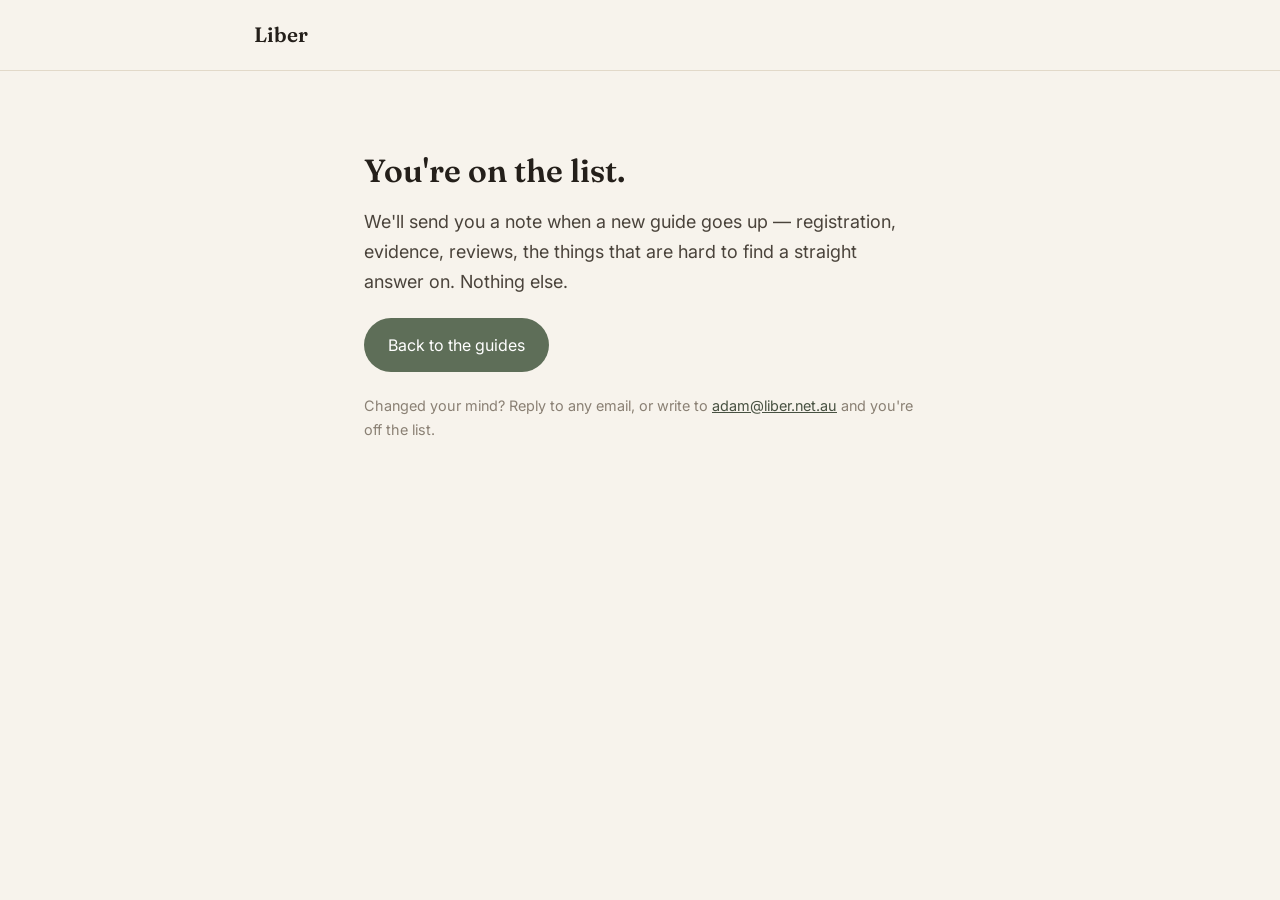
<file: thanks/index.html>
<!DOCTYPE html>
<html lang="en">
<head>
<meta charset="UTF-8" />
<meta name="viewport" content="width=device-width, initial-scale=1.0" />
<title>You're on the list — Liber</title>
<meta name="robots" content="noindex, follow" />
<link rel="preconnect" href="https://fonts.googleapis.com" />
<link rel="preconnect" href="https://fonts.gstatic.com" crossorigin />
<link rel="preload" as="style" href="https://fonts.googleapis.com/css2?family=Fraunces:opsz,wght@9..144,400;9..144,500;9..144,600&family=Inter:wght@400;450;500;600&display=swap" onload="this.onload=null;this.rel='stylesheet'" />
<noscript><link rel="stylesheet" href="https://fonts.googleapis.com/css2?family=Fraunces:opsz,wght@9..144,400;9..144,500;9..144,600&family=Inter:wght@400;450;500;600&display=swap" /></noscript>
<link rel="icon" href="/favicon.svg" type="image/svg+xml" />
<style>
  :root{
    --paper:#F7F3EC; --ink:#241F1A; --ink-soft:#4A433B; --ink-faint:#8A8074;
    --line:#E2D9C9; --sage:#5E6E58; --sage-deep:#475141; --radius:18px;
  }
  *{box-sizing:border-box;}
  body{margin:0;background:var(--paper);color:var(--ink-soft);font-family:'Inter',system-ui,sans-serif;font-size:18px;line-height:1.65;display:flex;flex-direction:column;min-height:100vh;}
  header{border-bottom:1px solid var(--line);}
  .nav{max-width:820px;margin:0 auto;padding:18px 24px;}
  .logo{font-family:'Fraunces',serif;font-size:1.3rem;color:var(--ink);text-decoration:none;font-weight:600;}
  main{max-width:600px;margin:0 auto;padding:80px 24px;flex:1;}
  h1{font-family:'Fraunces',serif;color:var(--ink);font-size:2rem;line-height:1.25;font-weight:600;margin:0 0 .5em;}
  p{margin:0 0 1.2em;}
  .btn{display:inline-block;background:var(--sage);color:#fff;text-decoration:none;padding:14px 24px;border-radius:999px;font-size:1rem;}
  .btn:hover{background:var(--sage-deep);}
  .mini{font-size:.9rem;color:var(--ink-faint);margin-top:1.5em;}
  a{color:var(--sage-deep);}
</style>
</head>
<body>

<header><div class="nav"><a class="logo" href="/">Liber</a></div></header>

<main>
  <h1>You're on the list.</h1>
  <p>We'll send you a note when a new guide goes up — registration, evidence, reviews, the things that are hard to find a straight answer on. Nothing else.</p>
  <p><a class="btn" href="/guides/">Back to the guides</a></p>
  <p class="mini">Changed your mind? Reply to any email, or write to <a href="mailto:adam@liber.net.au">adam@liber.net.au</a> and you're off the list.</p>
</main>

</body>
</html>
</file>
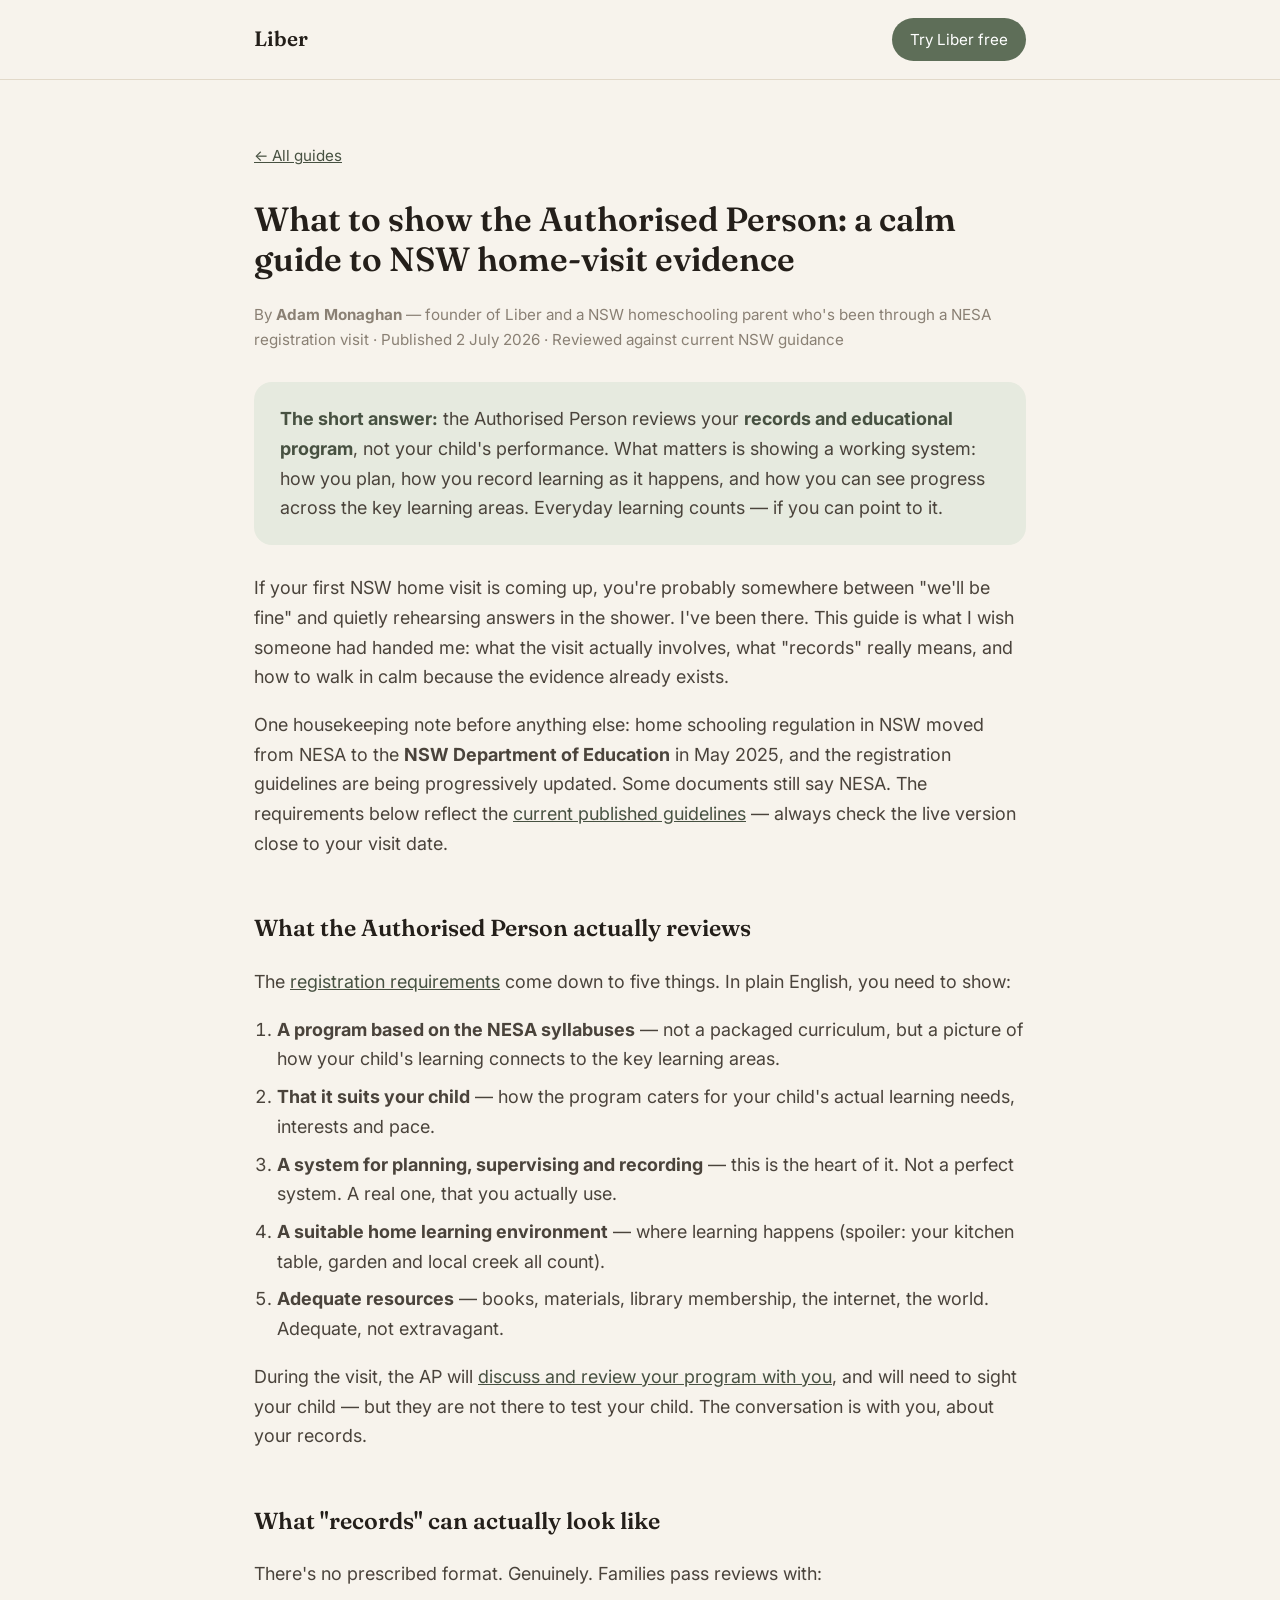
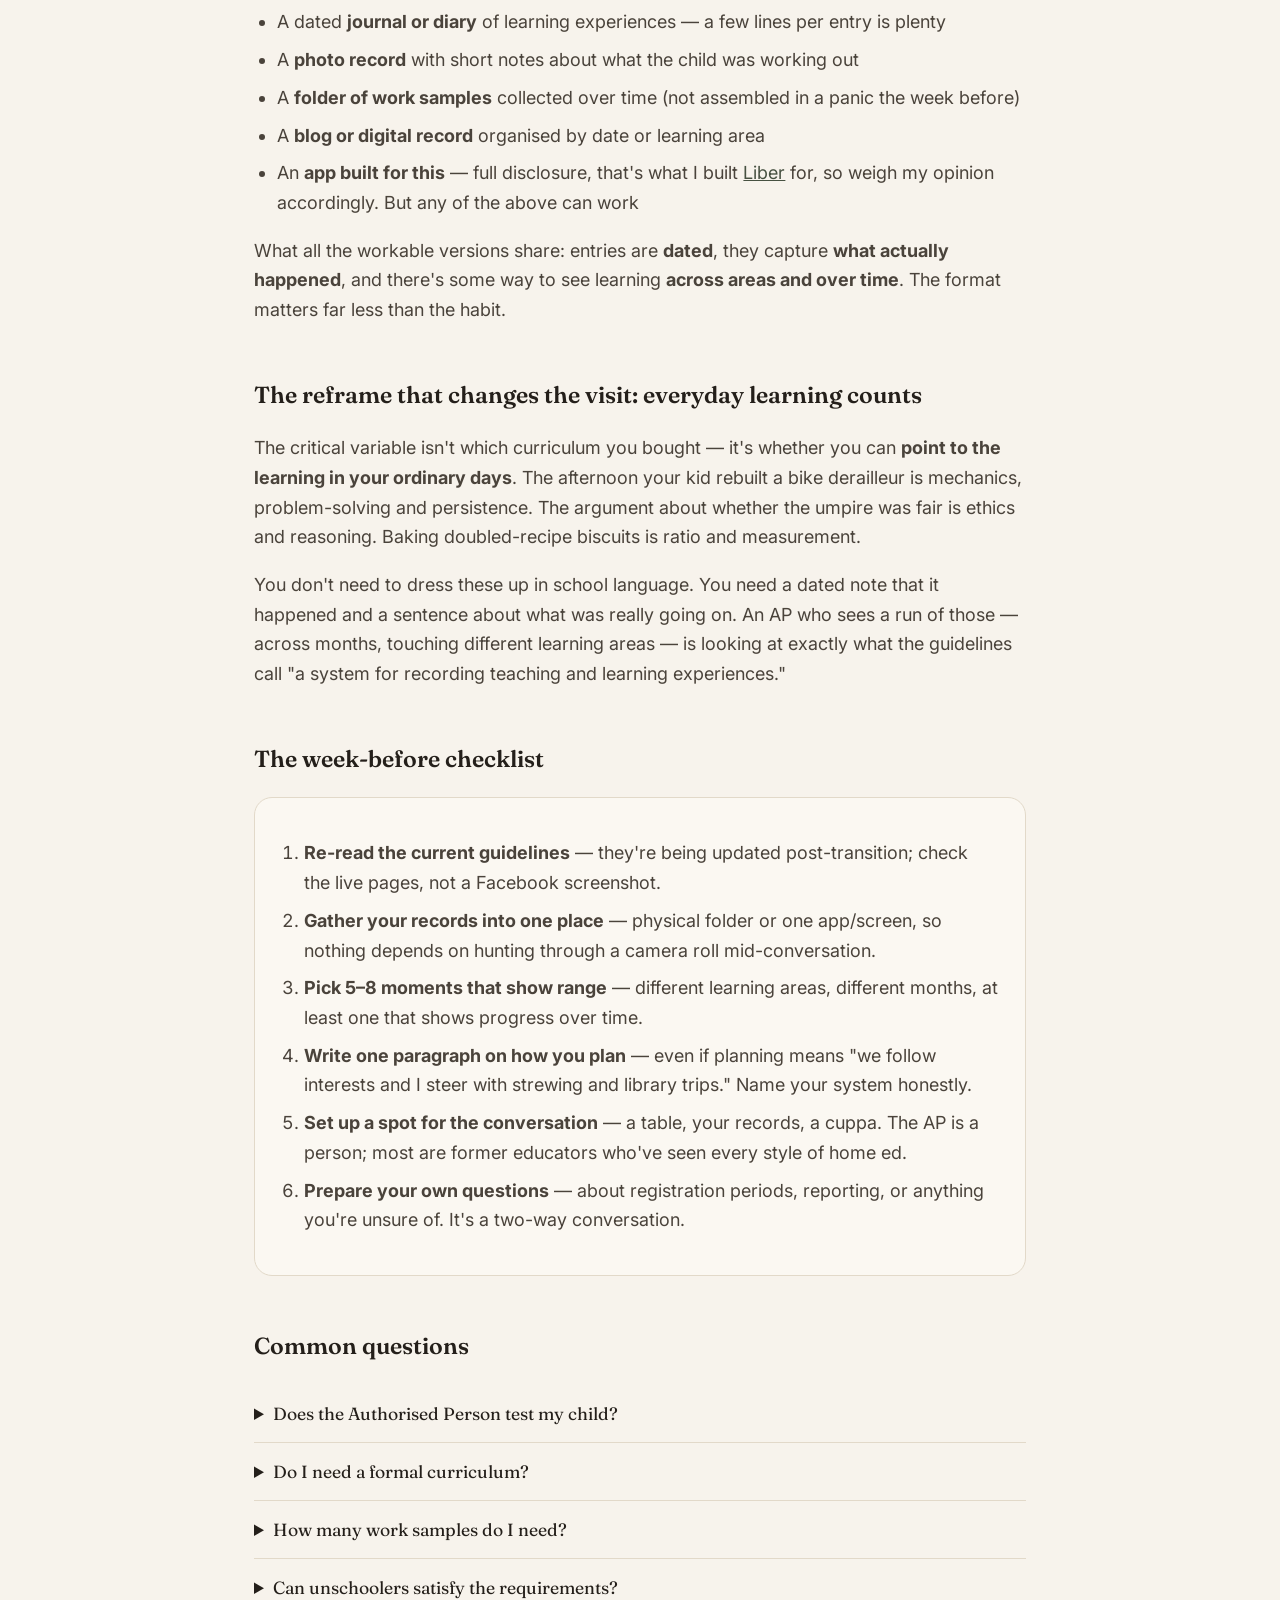
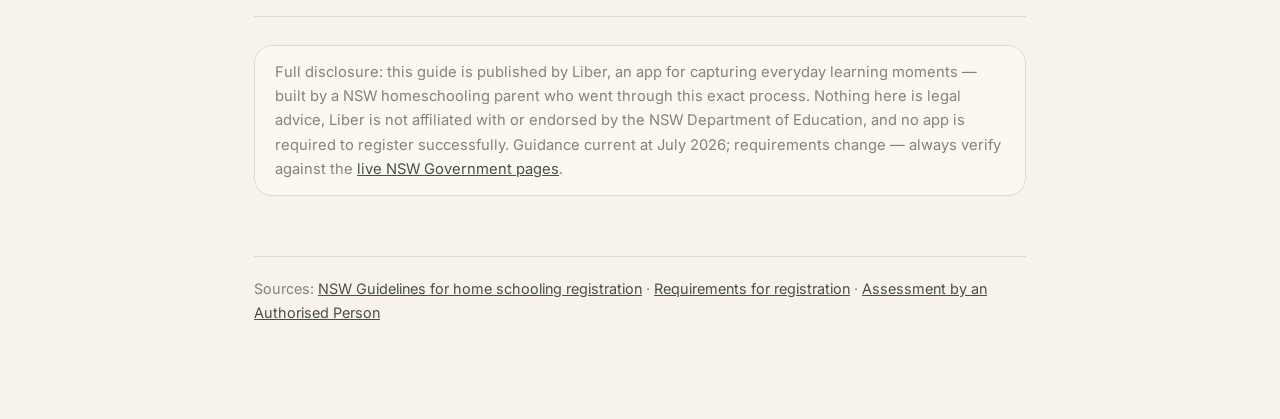
<file: guides/nesa-home-visit-evidence/index.html>
<!DOCTYPE html>
<html lang="en">
<head>
<meta charset="UTF-8" />
<meta name="viewport" content="width=device-width, initial-scale=1.0" />
<title>What to show the Authorised Person: a calm guide to NSW home-visit evidence — Liber</title>
<meta name="description" content="What an Authorised Person actually reviews at a NSW homeschool home visit, what your records can look like, and a calm week-before checklist — from a NSW homeschooling parent." />
<link rel="canonical" href="https://liber.net.au/guides/nesa-home-visit-evidence/" />
<meta property="og:type" content="article" />
<meta property="og:title" content="What to show the Authorised Person: a calm guide to NSW home-visit evidence" />
<meta property="og:description" content="What the AP actually reviews, what your records can look like, and a week-before checklist — from a NSW homeschooling parent." />
<meta property="og:url" content="https://liber.net.au/guides/nesa-home-visit-evidence/" />
<meta property="og:image" content="https://liber.net.au/images/hero-journalling.jpg" />
<meta property="og:image:width" content="940" />
<meta property="og:image:height" content="788" />
<meta property="og:image:alt" content="A homeschooling parent's journal and everyday learning materials on a kitchen table" />
<link rel="preconnect" href="https://fonts.googleapis.com" />
<link rel="preconnect" href="https://fonts.gstatic.com" crossorigin />
<link href="https://fonts.googleapis.com/css2?family=Fraunces:opsz,wght@9..144,400;9..144,500;9..144,600&family=Inter:wght@400;450;500;600&display=swap" rel="stylesheet" />
<script type="application/ld+json">
{
  "@context": "https://schema.org",
  "@graph": [
    {
      "@type": "Article",
      "@id": "https://liber.net.au/guides/nesa-home-visit-evidence/#article",
      "headline": "What to show the Authorised Person: a calm guide to NSW home-visit evidence",
      "description": "What an Authorised Person actually reviews at a NSW homeschool home visit, what your records can look like, and a week-before checklist.",
      "author": { "@id": "https://liber.net.au/#adam" },
      "publisher": { "@id": "https://liber.net.au/#org" },
      "datePublished": "2026-07-02",
      "dateModified": "2026-07-02",
      "mainEntityOfPage": "https://liber.net.au/guides/nesa-home-visit-evidence/",
      "image": {
        "@type": "ImageObject",
        "url": "https://liber.net.au/images/hero-journalling.jpg",
        "width": 940,
        "height": 788
      }
    },
    {
      "@type": "FAQPage",
      "mainEntity": [
        { "@type": "Question", "name": "Does the Authorised Person test my child?",
          "acceptedAnswer": { "@type": "Answer", "text": "No. The Authorised Person reviews your educational program and records with you, and needs to sight your child — but the visit is not an assessment of your child's performance. NSW guidance is explicit that the AP will not assess your child during a visit." } },
        { "@type": "Question", "name": "Do I need a formal curriculum to register in NSW?",
          "acceptedAnswer": { "@type": "Answer", "text": "Your educational program must be based on the relevant NESA syllabuses, but that does not mean packaged curriculum, worksheets or school hours. Many registered families — including relaxed and unschooling families — show how everyday learning maps to syllabus areas instead." } },
        { "@type": "Question", "name": "How many work samples do I need?",
          "acceptedAnswer": { "@type": "Answer", "text": "There is no fixed number. What matters is that your records show a working system: planning, recording of learning experiences, and evidence of progress over time. A modest, consistent record beats a thick folder assembled the week before." } },
        { "@type": "Question", "name": "Can unschoolers satisfy NSW registration requirements?",
          "acceptedAnswer": { "@type": "Answer", "text": "Yes — registration requires evidence of learning across key areas, not a school-shaped timetable. The practical task for unschooling families is translation: showing where syllabus-relevant learning already happens in everyday life, with dated records to point to." } }
      ]
    },
    {
      "@type": "BreadcrumbList",
      "itemListElement": [
        { "@type": "ListItem", "position": 1, "name": "Home", "item": "https://liber.net.au/" },
        { "@type": "ListItem", "position": 2, "name": "Guides", "item": "https://liber.net.au/guides/" },
        { "@type": "ListItem", "position": 3, "name": "NSW home-visit evidence" }
      ]
    }
  ]
}
</script>
<style>
  :root{
    --paper:#F7F3EC; --paper-2:#FBF8F2; --ink:#241F1A; --ink-soft:#4A433B; --ink-faint:#8A8074;
    --line:#E2D9C9; --sage:#5E6E58; --sage-deep:#475141; --sage-tint:#E6EADF; --clay:#BB7C53; --radius:18px;
  }
  *{box-sizing:border-box;} html{scroll-behavior:smooth;}
  body{margin:0;background:var(--paper);color:var(--ink-soft);font-family:'Inter',system-ui,sans-serif;font-size:18px;line-height:1.65;}
  header{border-bottom:1px solid var(--line);background:var(--paper);}
  .nav{max-width:820px;margin:0 auto;padding:18px 24px;display:flex;justify-content:space-between;align-items:center;}
  .logo{font-family:'Fraunces',serif;font-size:1.3rem;color:var(--ink);text-decoration:none;font-weight:600;}
  .nav a.cta{background:var(--sage);color:#fff;text-decoration:none;padding:9px 18px;border-radius:999px;font-size:.95rem;}
  main{max-width:820px;margin:0 auto;padding:48px 24px 80px;}
  h1{font-family:'Fraunces',serif;color:var(--ink);font-size:2.1rem;line-height:1.2;font-weight:600;}
  h2{font-family:'Fraunces',serif;color:var(--ink);font-size:1.45rem;margin-top:2.2em;font-weight:600;}
  .byline{color:var(--ink-faint);font-size:.95rem;margin-bottom:2em;}
  .tldr{background:var(--sage-tint);border-radius:var(--radius);padding:22px 26px;margin:28px 0;}
  .tldr b{color:var(--sage-deep);}
  .disclosure{background:var(--paper-2);border:1px solid var(--line);border-radius:var(--radius);padding:14px 20px;font-size:.92rem;color:var(--ink-faint);margin:28px 0;}
  ul,ol{padding-left:1.3em;} li{margin:.45em 0;}
  .checklist{background:var(--paper-2);border:1px solid var(--line);border-radius:var(--radius);padding:22px 26px;}
  details{border-bottom:1px solid var(--line);padding:14px 0;}
  summary{cursor:pointer;font-family:'Fraunces',serif;font-size:1.1rem;color:var(--ink);}
  a{color:var(--sage-deep);}
  .foot{border-top:1px solid var(--line);margin-top:60px;padding-top:20px;font-size:.9rem;color:var(--ink-faint);}
</style>
</head>
<body>
<header><div class="nav"><a class="logo" href="/">Liber</a><a class="cta" href="https://app.liber.net.au/signup/?utm_source=liber_site&utm_medium=web&utm_content=guide_nesa_nav">Try Liber free</a></div></header>
<main>
<p class="byline"><a href="/guides/">← All guides</a></p>
<h1>What to show the Authorised Person: a calm guide to NSW home-visit evidence</h1>
<p class="byline">By <b>Adam Monaghan</b> — founder of Liber and a NSW homeschooling parent who's been through a NESA registration visit · Published 2 July 2026 · Reviewed against current NSW guidance</p>

<div class="tldr">
<b>The short answer:</b> the Authorised Person reviews your <b>records and educational program</b>, not your child's performance. What matters is showing a working system: how you plan, how you record learning as it happens, and how you can see progress across the key learning areas. Everyday learning counts — if you can point to it.
</div>

<p>If your first NSW home visit is coming up, you're probably somewhere between "we'll be fine" and quietly rehearsing answers in the shower. I've been there. This guide is what I wish someone had handed me: what the visit actually involves, what "records" really means, and how to walk in calm because the evidence already exists.</p>

<p>One housekeeping note before anything else: home schooling regulation in NSW moved from NESA to the <b>NSW Department of Education</b> in May 2025, and the registration guidelines are being progressively updated. Some documents still say NESA. The requirements below reflect the <a href="https://www.nsw.gov.au/education-and-training/home-schooling/registration-guidelines">current published guidelines</a> — always check the live version close to your visit date.</p>

<h2>What the Authorised Person actually reviews</h2>
<p>The <a href="https://www.nsw.gov.au/education-and-training/home-schooling/registration-guidelines/requirements-for-registration">registration requirements</a> come down to five things. In plain English, you need to show:</p>
<ol>
<li><b>A program based on the NESA syllabuses</b> — not a packaged curriculum, but a picture of how your child's learning connects to the key learning areas.</li>
<li><b>That it suits your child</b> — how the program caters for your child's actual learning needs, interests and pace.</li>
<li><b>A system for planning, supervising and recording</b> — this is the heart of it. Not a perfect system. A real one, that you actually use.</li>
<li><b>A suitable home learning environment</b> — where learning happens (spoiler: your kitchen table, garden and local creek all count).</li>
<li><b>Adequate resources</b> — books, materials, library membership, the internet, the world. Adequate, not extravagant.</li>
</ol>
<p>During the visit, the AP will <a href="https://www.nsw.gov.au/education-and-training/home-schooling/applying-to-register/assessment-by-an-authorised-person">discuss and review your program with you</a>, and will need to sight your child — but they are not there to test your child. The conversation is with you, about your records.</p>

<h2>What "records" can actually look like</h2>
<p>There's no prescribed format. Genuinely. Families pass reviews with:</p>
<ul>
<li>A dated <b>journal or diary</b> of learning experiences — a few lines per entry is plenty</li>
<li>A <b>photo record</b> with short notes about what the child was working out</li>
<li>A <b>folder of work samples</b> collected over time (not assembled in a panic the week before)</li>
<li>A <b>blog or digital record</b> organised by date or learning area</li>
<li>An <b>app built for this</b> — full disclosure, that's what I built <a href="/">Liber</a> for, so weigh my opinion accordingly. But any of the above can work</li>
</ul>
<p>What all the workable versions share: entries are <b>dated</b>, they capture <b>what actually happened</b>, and there's some way to see learning <b>across areas and over time</b>. The format matters far less than the habit.</p>

<h2>The reframe that changes the visit: everyday learning counts</h2>
<p>The critical variable isn't which curriculum you bought — it's whether you can <b>point to the learning in your ordinary days</b>. The afternoon your kid rebuilt a bike derailleur is mechanics, problem-solving and persistence. The argument about whether the umpire was fair is ethics and reasoning. Baking doubled-recipe biscuits is ratio and measurement.</p>
<p>You don't need to dress these up in school language. You need a dated note that it happened and a sentence about what was really going on. An AP who sees a run of those — across months, touching different learning areas — is looking at exactly what the guidelines call "a system for recording teaching and learning experiences."</p>

<h2>The week-before checklist</h2>
<div class="checklist">
<ol>
<li><b>Re-read the current guidelines</b> — they're being updated post-transition; check the live pages, not a Facebook screenshot.</li>
<li><b>Gather your records into one place</b> — physical folder or one app/screen, so nothing depends on hunting through a camera roll mid-conversation.</li>
<li><b>Pick 5–8 moments that show range</b> — different learning areas, different months, at least one that shows progress over time.</li>
<li><b>Write one paragraph on how you plan</b> — even if planning means "we follow interests and I steer with strewing and library trips." Name your system honestly.</li>
<li><b>Set up a spot for the conversation</b> — a table, your records, a cuppa. The AP is a person; most are former educators who've seen every style of home ed.</li>
<li><b>Prepare your own questions</b> — about registration periods, reporting, or anything you're unsure of. It's a two-way conversation.</li>
</ol>
</div>

<h2>Common questions</h2>
<details><summary>Does the Authorised Person test my child?</summary><p>No. The AP reviews your program and records with you, and needs to sight your child — but the visit is not an assessment of your child's performance.</p></details>
<details><summary>Do I need a formal curriculum?</summary><p>Your program must be <i>based on</i> the NESA syllabuses — that's a mapping exercise, not a purchase. Many registered families show how everyday learning connects to syllabus areas instead of using packaged curriculum.</p></details>
<details><summary>How many work samples do I need?</summary><p>No fixed number. A modest, consistent, dated record showing a working system beats a thick folder assembled the week before.</p></details>
<details><summary>Can unschoolers satisfy the requirements?</summary><p>Yes. The task is translation — showing where syllabus-relevant learning already happens in everyday life, with dated records to point to. It's work, but it's honest work, and it doesn't require changing how your family learns.</p></details>

<div class="disclosure">Full disclosure: this guide is published by Liber, an app for capturing everyday learning moments — built by a NSW homeschooling parent who went through this exact process. Nothing here is legal advice, Liber is not affiliated with or endorsed by the NSW Department of Education, and no app is required to register successfully. Guidance current at July 2026; requirements change — always verify against the <a href="https://www.nsw.gov.au/education-and-training/home-schooling">live NSW Government pages</a>.</div>

<p class="foot">Sources: <a href="https://www.nsw.gov.au/education-and-training/home-schooling/registration-guidelines">NSW Guidelines for home schooling registration</a> · <a href="https://www.nsw.gov.au/education-and-training/home-schooling/registration-guidelines/requirements-for-registration">Requirements for registration</a> · <a href="https://www.nsw.gov.au/education-and-training/home-schooling/applying-to-register/assessment-by-an-authorised-person">Assessment by an Authorised Person</a></p>
</main>
</body>
</html>
</file>
<file: assets/site.css>
/* Liber: shared design system (extracted from homepage tokens)
   Used by content/landing pages so they match liber.net.au exactly. */
:root{
  /* Palette retuned to the Liber logo (Sep 2026). Variable names kept so every page keeps working. */
  --paper:#F7F5F0; --paper-2:#FBFAF6; --paper-3:#EFECE3;
  --ink:#26311F; --ink-soft:#4E5649; --ink-faint:#767D70;
  --line:#DDD9CE; --sage:#3E5133; --sage-deep:#33442A; --sage-tint:#E4E9DC;
  --clay:#6E7B52; --radius:18px; --radius-lg:26px; --maxw:1120px;
  --ease:cubic-bezier(.4,.14,.18,1);
}
*{box-sizing:border-box;}
html{scroll-behavior:smooth;}
body{margin:0;background:var(--paper);color:var(--ink-soft);
  font-family:'Inter',system-ui,-apple-system,sans-serif;font-size:18px;line-height:1.65;
  -webkit-font-smoothing:antialiased;text-rendering:optimizeLegibility;overflow-x:hidden;}
h1,h2,h3,h4{font-family:'Fraunces',Georgia,serif;color:var(--ink);font-weight:500;line-height:1.1;letter-spacing:-.015em;margin:0;}
p{margin:0 0 1.1em;} a{color:inherit;} img{max-width:100%;display:block;}
.wrap{max-width:var(--maxw);margin:0 auto;padding:0 28px;}
.narrow{max-width:760px;margin-left:auto;margin-right:auto;}
section{padding:clamp(64px,10vw,132px) 0;position:relative;}
.eyebrow{font-family:'Inter',sans-serif;font-size:.95rem;font-weight:500;color:var(--clay);margin:0 0 18px;display:block;}
.display{font-size:clamp(2.3rem,5.6vw,3.8rem);max-width:16ch;}
.h2{font-size:clamp(1.9rem,3.8vw,2.7rem);}
.lede{font-size:clamp(1.15rem,1.9vw,1.35rem);line-height:1.5;color:var(--ink-soft);}
.prose p{max-width:64ch;margin:0 0 1.1em;color:var(--ink-soft);}
.prose h2{margin:1.6em 0 .5em;} .prose strong{color:var(--ink);}

/* buttons */
.btn{display:inline-flex;align-items:center;justify-content:center;gap:10px;font-family:'Inter',sans-serif;font-weight:500;font-size:1.02rem;padding:16px 30px;border-radius:100px;border:1px solid transparent;cursor:pointer;text-decoration:none;transition:transform .35s var(--ease),background .3s,box-shadow .3s;}
.btn-primary{background:var(--sage);color:#fff;}
.btn-primary:hover{background:var(--sage-deep);transform:translateY(-2px);}
.btn-ghost{background:transparent;color:var(--ink);border-color:var(--line);}
.btn-ghost:hover{border-color:var(--sage);color:var(--sage-deep);transform:translateY(-2px);}
.btn-arrow{transition:transform .35s var(--ease);} .btn:hover .btn-arrow{transform:translateX(4px);}

/* header / footer (match homepage) */
header.site{position:sticky;top:0;z-index:60;backdrop-filter:saturate(120%) blur(10px);background:rgba(247,243,236,.78);border-bottom:1px solid transparent;transition:border-color .3s,background .3s;}
header.site.scrolled{border-color:var(--line);}
.nav{display:flex;align-items:center;justify-content:space-between;height:72px;}
.logo{font-family:'Fraunces',serif;font-weight:600;font-size:1.5rem;color:var(--ink);letter-spacing:-.01em;text-decoration:none;display:flex;align-items:center;gap:9px;}
.logo img{height:40px;width:auto;display:block;}
.logo .leaf{width:20px;height:20px;display:inline-block;margin-bottom:1px;color:var(--sage);flex:none;}
.nav-links{display:flex;align-items:center;gap:30px;}
.nav-links a{text-decoration:none;font-size:.98rem;color:var(--ink-soft);transition:color .2s;}
.nav-links a:hover{color:var(--sage-deep);}
.nav-cta{padding:11px 22px;font-size:.95rem;}
.nav-toggle{display:none;border:1px solid var(--line);background:transparent;color:var(--ink);font-family:'Inter',sans-serif;font-weight:500;font-size:.9rem;border-radius:100px;padding:9px 16px;cursor:pointer;align-items:center;gap:7px;}
.nav-toggle[aria-expanded="true"]{background:var(--sage-tint);border-color:var(--sage);color:var(--sage-deep);}
footer.site{border-top:1px solid var(--line);background:var(--paper-2);padding:56px 0;}
.foot-grid{display:flex;justify-content:space-between;gap:30px;flex-wrap:wrap;}
.foot-links{display:flex;flex-wrap:wrap;gap:20px;align-items:center;}
.foot-links a{text-decoration:none;color:var(--ink-soft);font-size:.95rem;}
.foot-links a:hover{color:var(--sage-deep);}
.meaning{max-width:34ch;color:var(--ink-faint);font-size:.95rem;margin-top:12px;}
.foot-note{color:var(--ink-faint);font-size:.86rem;margin-top:26px;max-width:70ch;}

/* content bits */
.band{background:var(--paper-2);border-top:1px solid var(--line);border-bottom:1px solid var(--line);}
.card{background:var(--paper-2);border:1px solid var(--line);border-radius:var(--radius-lg);padding:28px;box-shadow:0 30px 60px -40px rgba(40,34,26,.4);}
.grid-2{display:grid;grid-template-columns:1fr 1fr;gap:clamp(22px,3vw,34px);}
.hero-photo{border-radius:var(--radius-lg);overflow:hidden;box-shadow:0 30px 60px -30px rgba(40,34,26,.45);aspect-ratio:4/3;background-size:cover;background-position:center;}
.pill{display:inline-block;font-size:.78rem;letter-spacing:.13em;text-transform:uppercase;color:var(--clay);font-weight:600;}
.crumb{font-size:.9rem;color:var(--ink-faint);margin-bottom:18px;}
.crumb a{color:var(--sage-deep);text-decoration:none;}

/* record / specimen treatment (folded from Direction B) */
.record{background:var(--paper-2);border:1px solid var(--line);border-radius:16px;padding:18px 20px;box-shadow:0 20px 44px -34px rgba(40,34,26,.5);}
.record .rmeta{display:flex;justify-content:space-between;gap:12px;font-size:.66rem;letter-spacing:.14em;text-transform:uppercase;color:var(--ink-faint);border-bottom:1px dotted var(--line);padding-bottom:9px;margin-bottom:12px;}
.record .rmeta b{color:var(--sage-deep);font-weight:600;}
.record .rquote{font-family:'Fraunces',serif;font-size:1.15rem;color:var(--ink);line-height:1.35;}

/* FAQ (match homepage) */
.faq-list{max-width:760px;margin:30px auto 0;}
.faq-list details{border-bottom:1px solid var(--line);padding:18px 0;}
.faq-list summary{cursor:pointer;font-family:'Fraunces',serif;font-size:1.15rem;color:var(--ink);list-style:none;display:flex;justify-content:space-between;align-items:center;}
.faq-list summary::after{content:'+';color:var(--sage);font-size:1.4rem;margin-left:16px;}
.faq-list details[open] summary::after{content:'\2212';}
.faq-list p{margin:12px 0 4px;color:var(--ink-soft);}

.final{text-align:center;}
.final .btn{margin-top:8px;}
.final-mini{font-size:.9rem;color:var(--ink-faint);margin-top:14px;}

@media (max-width:820px){ .grid-2{grid-template-columns:1fr;} }
@media (max-width:900px){
  /* mobile menu: nav-links become a drop panel under the sticky bar */
  .nav-toggle{display:inline-flex;}
  .nav-links{position:absolute;top:72px;left:0;right:0;display:none;flex-direction:column;gap:0;
    background:var(--paper-2);border-bottom:1px solid var(--line);
    box-shadow:0 22px 44px -26px rgba(40,34,26,.45);padding:6px 0;}
  header.site.nav-open .nav-links{display:flex;}
  .nav-links a{padding:14px 28px;width:100%;font-size:1.02rem;}
}
@media (max-width:680px){
  body{font-size:17px;} section{padding:56px 0;}
  /* mobile footer: stack cleanly */
  .foot-grid{flex-direction:column;gap:22px;}
  .foot-links{flex-direction:column;gap:2px;width:100%;}
  .foot-links a{padding:9px 0;}
}
@media (prefers-reduced-motion:reduce){ *{animation-duration:.001ms!important;transition-duration:.001ms!important;} }


/* ===== Website refresh, September 2026 =====
   Words a parent wrote are set in serif italic with their date.
   Everything Liber says is set in the sans. */
.nav-actions{display:flex;align-items:center;gap:10px;}
@media (max-width:380px){ .nav-actions .nav-cta{display:none;} }
.logo-foot img{height:95px;}
.deep{background:var(--paper-3);}
.head{max-width:40rem;margin-bottom:clamp(28px,5vw,48px);}
.head .h2{margin-bottom:16px;}
.body-copy p{max-width:36rem;color:var(--ink-soft);}
.split{display:grid;gap:clamp(32px,5vw,72px);align-items:center;}
@media (min-width:880px){ .split{grid-template-columns:1.05fr .95fr;} .split-top{align-items:start;grid-template-columns:.85fr 1.15fr;} .side-head{position:sticky;top:104px;} }
.photo-frame{border-radius:var(--radius-lg);overflow:hidden;aspect-ratio:4/3;background-size:cover;background-position:center;}
.photo-caption{font-size:.9rem;color:var(--ink-faint);margin-top:10px;}

/* Screenshot and video placeholders. Replace before launch; never present these as product. */
.shot{border:1.5px dashed var(--clay);border-radius:22px;background:repeating-linear-gradient(135deg,transparent 0 14px,rgba(110,123,82,.07) 14px 15px);display:flex;align-items:center;justify-content:center;text-align:center;padding:24px;color:var(--ink-faint);font-size:.9rem;line-height:1.5;}
.shot strong{display:block;color:var(--ink);font-weight:600;margin-bottom:6px;}
.shot-phone{aspect-ratio:9/18.5;max-width:17rem;margin:0 auto;border-radius:34px;}
.shot-video{aspect-ratio:16/9;border-radius:16px;}
@media (max-width:560px){ .hero .shot-phone{max-width:13.5rem;} .step .shot-phone{max-width:12.5rem;} }

/* Values awaiting confirmation: deliberately loud so they cannot ship unnoticed */
[data-confirm]{background:#FFF1B8;outline:1px dashed #B08900;border-radius:4px;padding:0 .25em;}

.steps{display:grid;gap:clamp(40px,5vw,56px);list-style:none;padding:0;margin:0;}
@media (min-width:960px){ .steps{grid-template-columns:repeat(3,1fr);gap:40px;} }
.step h3{font-size:1.3rem;margin:20px 0 8px;display:flex;gap:10px;align-items:baseline;}
.step-n{font-family:'Inter',sans-serif;font-size:.9rem;color:var(--clay);font-weight:600;}
.step p{font-size:1rem;}
.quote{margin:clamp(48px,6vw,72px) 0 0;padding:0 0 0 22px;border-left:2px solid var(--clay);max-width:38rem;}
.quote p{font-family:'Fraunces',serif;font-size:1.3rem;line-height:1.5;color:var(--ink);margin-bottom:10px;}
.quote cite{font-style:normal;font-size:.95rem;color:var(--ink-faint);}

/* A dated record of moments (the longitudinal example) */
.timeline{position:relative;margin:0;padding:0;list-style:none;max-width:42rem;}
.timeline::before{content:"";position:absolute;left:5.4rem;top:.5rem;bottom:.5rem;width:1px;background:var(--clay);opacity:.55;}
.timeline li{display:grid;grid-template-columns:5.4rem 1fr;gap:0 1.75rem;padding:0 0 1.9rem;}
.timeline li:last-child{padding-bottom:0;}
.timeline time{font-size:.875rem;color:var(--ink-faint);padding-top:.3rem;text-align:right;padding-right:1.1rem;}
.timeline q{quotes:none;font-family:'Fraunces',serif;font-style:italic;font-size:clamp(1.1rem,2.2vw,1.3rem);line-height:1.5;color:var(--ink);}
@media (max-width:560px){ .timeline::before{left:0;} .timeline li{grid-template-columns:1fr;padding-left:1.25rem;} .timeline time{text-align:left;padding:0 0 .15rem;} }
.example-note{font-size:.875rem;color:var(--ink-faint);border:1px solid var(--line);border-radius:100px;display:inline-block;padding:.3rem .9rem;margin:.5rem 0 0;}
.after{margin-top:clamp(36px,5vw,48px);max-width:40rem;}
.after p:first-child{font-family:'Fraunces',serif;font-size:clamp(1.2rem,2.4vw,1.45rem);line-height:1.5;color:var(--ink);}

.status{padding:22px 24px;background:var(--sage-tint);border-radius:14px;max-width:30rem;font-size:1rem;color:var(--ink);}
.status p{margin:0 0 12px;} .status p:last-child{margin-bottom:0;}
@media (min-width:880px){ .rec-split{grid-template-columns:1.2fr .8fr;} .rec-split .status{margin-top:72px;} }

.layers{display:grid;gap:1px;background:var(--line);border:1px solid var(--line);border-radius:14px;overflow:hidden;margin:40px 0 0;}
@media (min-width:760px){ .layers{grid-template-columns:repeat(3,1fr);} }
.layer{background:var(--paper-2);padding:22px 22px 20px;}
.layer h3{font-size:1.2rem;margin-bottom:6px;}
.layer p{font-size:.975rem;margin:0;color:var(--ink-faint);}
.subhead{font-size:clamp(1.35rem,2.6vw,1.6rem);margin:clamp(48px,6vw,64px) 0 14px;}

.wont{list-style:none;padding:0;margin:0;max-width:36rem;border-top:1px solid var(--line);}
.wont li{padding:15px 0;border-bottom:1px solid var(--line);font-size:1.075rem;color:var(--ink);}

.plans{display:grid;gap:20px;max-width:56rem;}
@media (min-width:760px){ .plans{grid-template-columns:1fr 1fr;} }
.plan{border:1px solid var(--line);border-radius:16px;padding:28px 26px 26px;background:var(--paper-2);display:flex;flex-direction:column;}
.plan-plus{border-color:var(--sage);}
.plan h3{font-size:1.45rem;}
.price{font-family:'Fraunces',serif;font-size:2.1rem;color:var(--ink);margin:8px 0 4px;line-height:1.1;}
.price small{font-family:'Inter',sans-serif;font-size:.95rem;color:var(--ink-faint);}
.plan-lede{color:var(--ink-faint);font-size:1rem;margin-bottom:18px;}
.plan ul{list-style:none;padding:0;margin:0 0 24px;border-top:1px solid var(--line);}
.plan li{padding:11px 0;border-bottom:1px solid var(--line);font-size:1rem;color:var(--ink);}
.plan .btn{margin-top:auto;align-self:flex-start;}
.fine{font-size:.9rem;color:var(--ink-faint);margin-top:16px;}

.founder blockquote{margin:0;}
.founder blockquote p{font-family:'Fraunces',serif;font-size:clamp(1.2rem,2.3vw,1.4rem);line-height:1.55;color:var(--ink);}
.founder cite{font-style:normal;color:var(--ink-faint);display:block;margin:6px 0 16px;}
.actions{display:flex;flex-wrap:wrap;gap:12px 18px;align-items:center;margin-top:28px;}
.said{font-family:'Fraunces',serif;font-style:italic;font-size:1.15rem;line-height:1.55;color:var(--ink);}
.said-date{display:block;font-family:'Inter',sans-serif;font-style:normal;font-size:.8125rem;color:var(--ink-faint);margin-bottom:4px;}
.aside{margin:32px 0;padding:22px 24px;background:var(--paper-3);border-radius:14px;}
.aside p:last-child{margin-bottom:0;}
.prose ul{padding-left:1.2rem;max-width:64ch;} .prose li{margin-bottom:8px;color:var(--ink-soft);}
.hero .display{font-size:clamp(2.2rem,5.4vw,3.5rem);max-width:12em;line-height:1.06;}

/* Real product screenshots */
.app-shot{margin:0;}
.app-shot img{display:block;width:100%;height:auto;border:1px solid var(--line);border-radius:22px;background:#fff;box-shadow:0 24px 48px -32px rgba(38,49,31,.35);}
.app-shot figcaption{font-size:.9rem;color:var(--ink-faint);margin-top:12px;text-align:center;max-width:22rem;margin-left:auto;margin-right:auto;}
.app-phone{max-width:17.5rem;margin-left:auto;margin-right:auto;}
.app-card{max-width:26rem;margin-bottom:24px;}
.app-card img{border-radius:16px;}
.app-card figcaption{text-align:left;margin-left:0;}
@media (max-width:560px){ .app-phone{max-width:15rem;} }
.steps-text{grid-template-columns:1fr !important;gap:32px;}
.steps-text .step h3{margin-top:0;}
.steps-text .step p{max-width:34rem;}
@media (min-width:880px){ .how-split{grid-template-columns:1.1fr .9fr;} .lr-split{grid-template-columns:1.2fr .8fr;} }
@media (max-width:879px){ .how-split .app-phone, .lr-split .app-phone{margin-top:8px;} }

/* Example Learning Record strip (Learning Record page) */
.example-strip{display:flex;gap:18px;overflow-x:auto;scroll-snap-type:x mandatory;padding:6px 6px 18px;margin:8px -6px 36px;overscroll-behavior-x:contain;}
.example-strip:focus-visible{outline:2px solid var(--sage);outline-offset:4px;border-radius:12px;}
.example-page{flex:0 0 min(15rem,70vw);scroll-snap-align:start;margin:0;}
.example-page img{display:block;width:100%;height:auto;border:1px solid var(--line);border-radius:18px;background:#fff;box-shadow:0 20px 40px -30px rgba(38,49,31,.35);}
.example-page figcaption{font-size:.875rem;line-height:1.45;color:var(--ink-faint);margin-top:10px;}

/* Mobile menu sign-up link: only shown when the menu is the drop panel */
.nav-links a.nav-menu-cta{display:none;}
@media (max-width:900px){
  .nav-links a.nav-menu-cta{display:block;width:auto;margin:8px 28px 12px;padding:13px 20px;text-align:center;background:var(--sage);color:#fff;border-radius:100px;font-weight:500;}
  .nav-links a.nav-menu-cta:hover{background:var(--sage-deep);color:#fff;}
}
</file>
